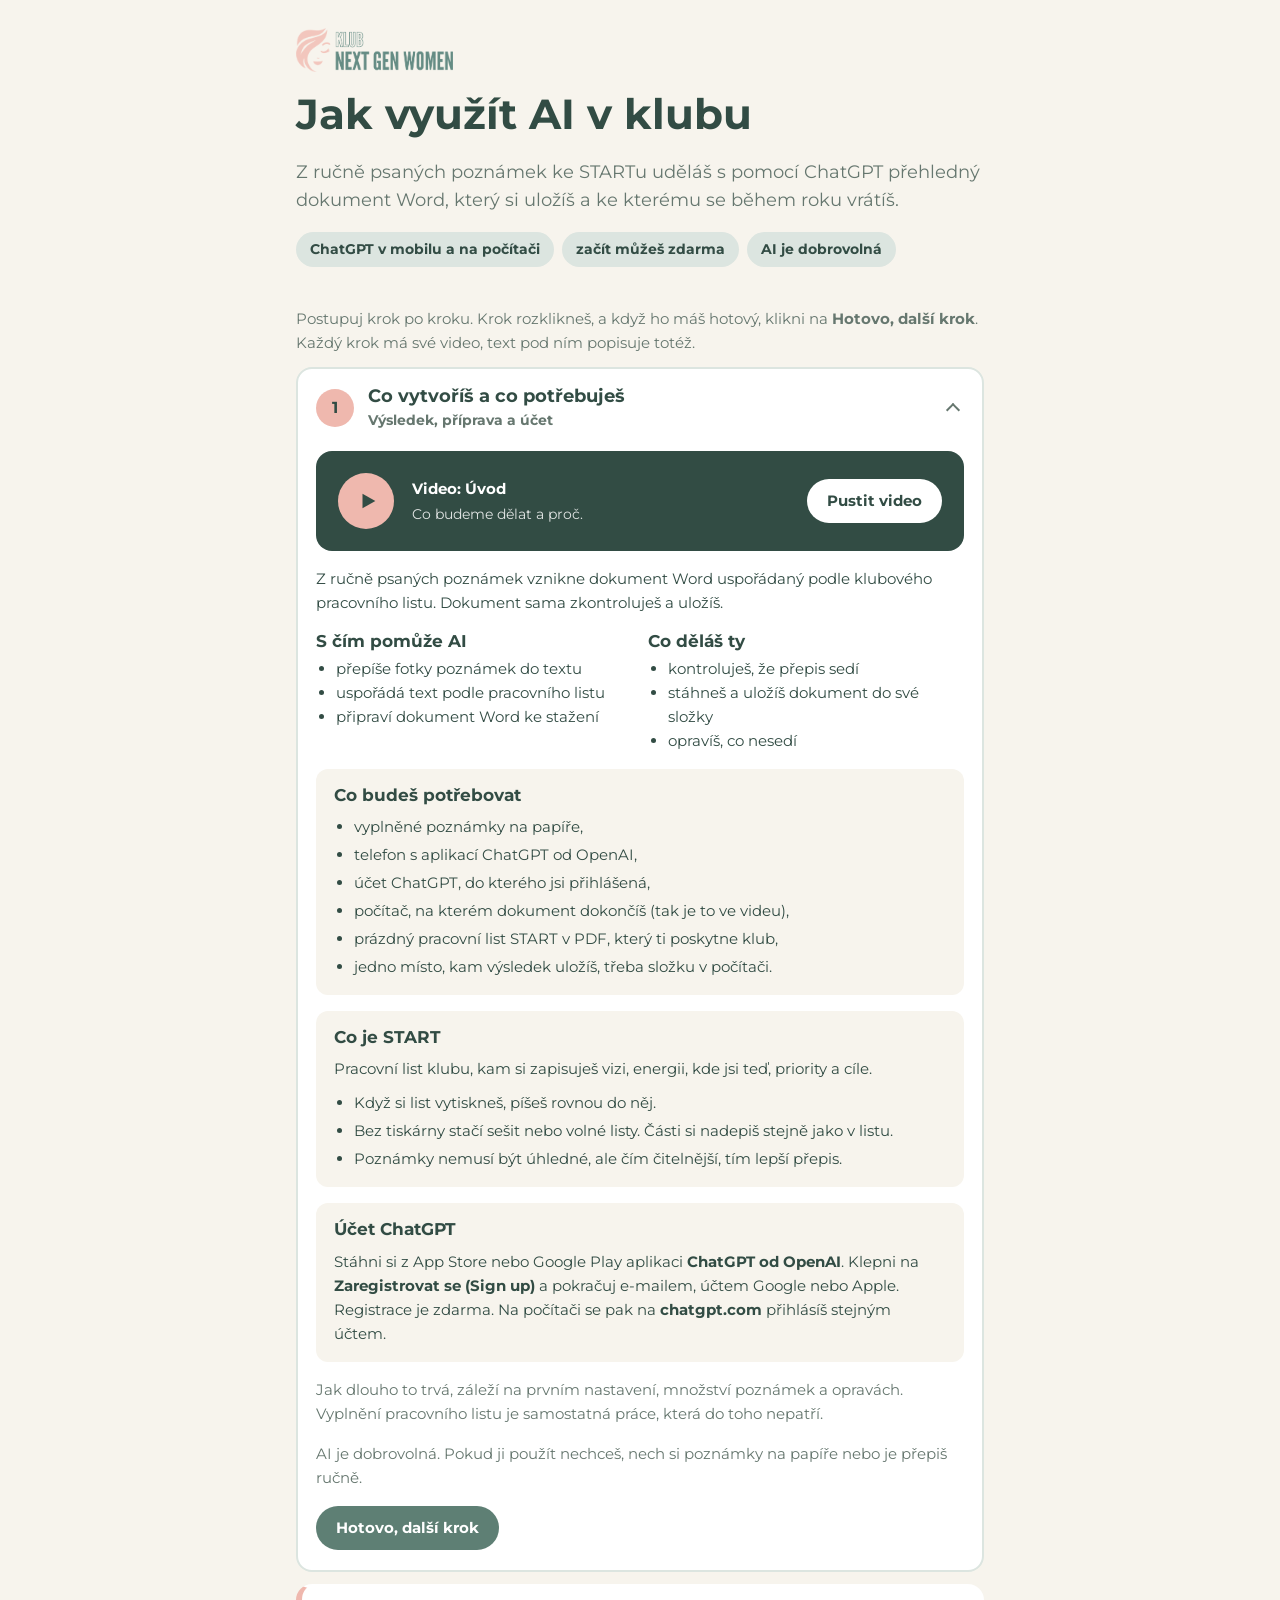
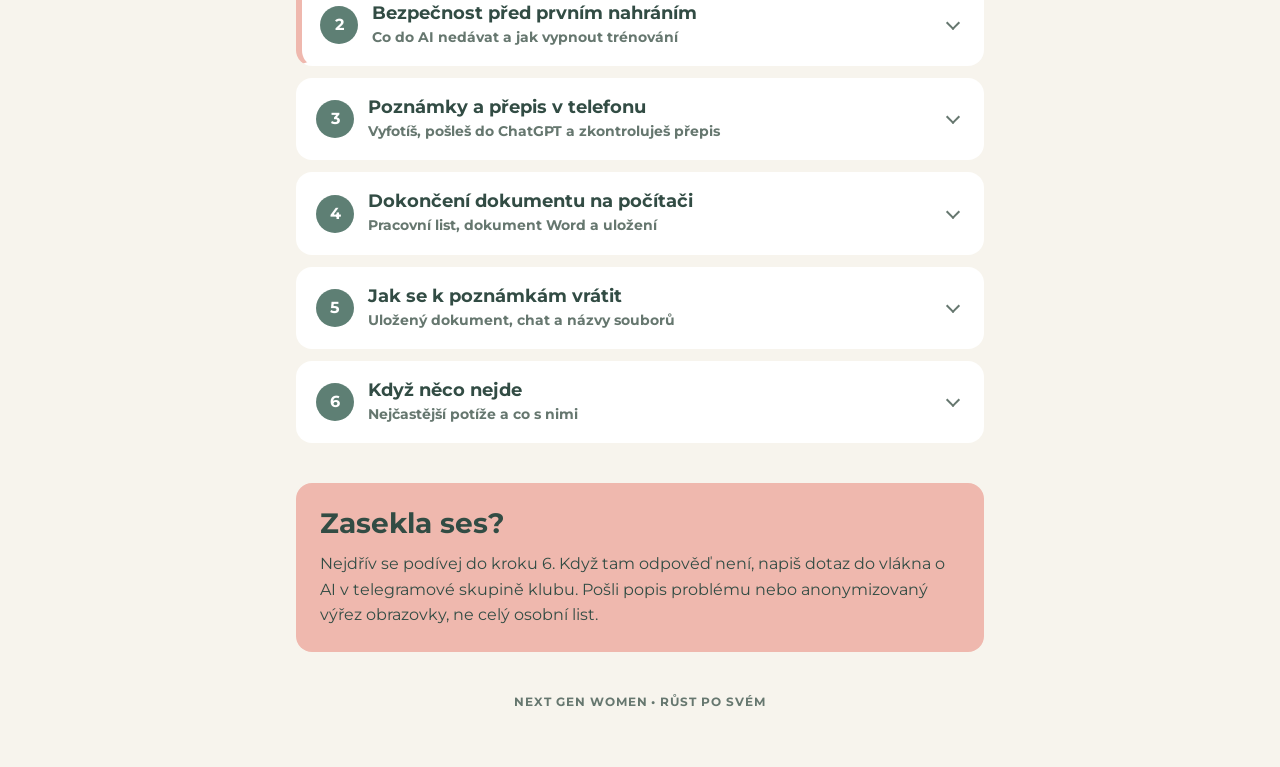
<file: ai-k-tvemu-startu.html>
<!DOCTYPE html>
<html lang="cs">
<head>
<meta charset="UTF-8">
<meta name="viewport" content="width=device-width,initial-scale=1,viewport-fit=cover">
<title>Jak využít AI v klubu · Next Gen Women</title>
<meta name="robots" content="noindex, nofollow">
<link rel="icon" type="image/svg+xml" href="assets/favicon.svg">
<link rel="preconnect" href="https://fonts.googleapis.com">
<link rel="stylesheet" href="https://fonts.googleapis.com/css2?family=Montserrat:wght@400;700&display=swap">
<style>
/* Layout: jeden úzký sloupec pro mobil, nahoře výběr cesty, pod ním jen návod pro zvolenou kombinaci. Brand Klubu NGW. */
:root {
  --bg: #F7F4ED;
  --surface: #FFFFFF;
  --fg: #324C44;
  --muted: #66776F;
  --accent: #5E7F74;
  --accent-2: #7E978C;
  --pale: #DCE5E0;
  --blush: #EFB8AE;
  --on-accent: #FFFFFF;
  --sel-bg: #324C44;
  --sel-fg: #FFFFFF;
  --code-bg: #F7F4ED;
  --logo-l: block;
  --logo-d: none;
  --radius: 16px;
  --pill: 100px;
  --font: 'Montserrat', 'Segoe UI', Arial, sans-serif;
}
@media (prefers-color-scheme: dark) {
  :root:not([data-theme="light"]) {
    --bg: #1E2B27; --surface: #273833; --fg: #F7F4ED; --muted: #B7C6BF;
    --accent: #5E7F74; --accent-2: #7E978C; --pale: #34483F; --blush: #EFB8AE;
    --on-accent: #FFFFFF; --sel-bg: #5E7F74; --sel-fg: #FFFFFF; --code-bg: #1E2B27;
    --logo-l: none; --logo-d: block; color-scheme: dark;
  }
}
:root[data-theme="dark"] {
  --bg: #1E2B27; --surface: #273833; --fg: #F7F4ED; --muted: #B7C6BF;
  --accent: #5E7F74; --accent-2: #7E978C; --pale: #34483F; --blush: #EFB8AE;
  --on-accent: #FFFFFF; --sel-bg: #5E7F74; --sel-fg: #FFFFFF; --code-bg: #1E2B27;
  --logo-l: none; --logo-d: block; color-scheme: dark;
}
* { box-sizing: border-box; }
body { background: var(--bg); color: var(--fg); font-family: var(--font); font-size: 16px; line-height: 1.6; margin: 0; }
.wrap { max-width: 720px; margin: 0 auto; padding-inline: 16px; padding-block: 28px 56px; display: flex; flex-direction: column; gap: 40px; }
h1, h2, h3 { font-weight: 700; text-wrap: balance; margin: 0; line-height: 1.2; }
h1 { font-size: clamp(1.9rem, 6vw, 2.6rem); }
h2 { font-size: clamp(1.35rem, 4vw, 1.75rem); }
h3 { font-size: 1.05rem; }
p { margin: 0; }
.muted { color: var(--muted); }
.pill { display: inline-block; background: var(--blush); color: #324C44; font-size: 12px; font-weight: 700; letter-spacing: .09em; text-transform: uppercase; padding: 6px 16px; border-radius: var(--pill); }
.pill.dark { background: var(--sel-bg); color: var(--sel-fg); }
section { display: flex; flex-direction: column; gap: 16px; }

/* hlavička */
header { display: flex; flex-direction: column; gap: 18px; }
.logo { height: 44px; width: auto; max-width: 100%; align-self: flex-start; object-fit: contain; }
header .pill { align-self: flex-start; }
.logo.l { display: var(--logo-l); }
.logo.d { display: var(--logo-d); }
.lead { font-size: 1.1rem; color: var(--muted); max-width: 60ch; }
.facts { display: flex; flex-wrap: wrap; gap: 8px; }
.fact { background: var(--pale); color: var(--fg); border-radius: var(--pill); padding: 6px 14px; font-size: 14px; font-weight: 700; }

/* proč */
.why { background: var(--surface); border-radius: var(--radius); padding: 24px; display: flex; flex-direction: column; gap: 14px; }
.cols { display: grid; grid-template-columns: 1fr 1fr; gap: 16px; }
.cols > div { min-width: 0; }
.cols ul { margin: 6px 0 0; padding-left: 20px; }
@media (max-width: 560px) { .cols { grid-template-columns: 1fr; } }

/* výběr */
.picker { display: flex; flex-direction: column; gap: 22px; }
.q { display: flex; flex-direction: column; gap: 10px; }
.q-label { font-size: 13px; font-weight: 700; letter-spacing: .08em; text-transform: uppercase; color: var(--muted); }
.opts { display: grid; gap: 10px; }
.opts.three { grid-template-columns: repeat(3, 1fr); }
.opts.two { grid-template-columns: repeat(2, 1fr); }
@media (max-width: 560px) { .opts.three { grid-template-columns: 1fr; } }
.opt { font: inherit; text-align: left; cursor: pointer; background: var(--surface); color: var(--fg); border: 2px solid var(--pale); border-radius: var(--radius); padding: 14px 16px; display: flex; flex-direction: column; gap: 4px; min-width: 0; }
.opt strong { font-size: 1rem; }
.opt span { font-size: 14px; color: var(--muted); line-height: 1.45; }
.opt:hover { border-color: var(--accent); }
.opt:focus-visible, .btn:focus-visible, summary:focus-visible { outline: 3px solid var(--blush); outline-offset: 2px; }
.opt[aria-pressed="true"] { background: var(--sel-bg); border-color: var(--sel-bg); color: var(--sel-fg); }
.opt[aria-pressed="true"] span { color: var(--sel-fg); opacity: .85; }
.tag { align-self: flex-start; font-size: 11px; font-weight: 700; letter-spacing: .08em; text-transform: uppercase; background: var(--blush); color: #324C44; border-radius: var(--pill); padding: 2px 10px; margin-bottom: 4px; }

/* návod */
.guide-head { display: flex; flex-direction: column; gap: 8px; }
.video { background: var(--sel-bg); color: var(--sel-fg); border-radius: var(--radius); padding: 22px; display: flex; align-items: center; gap: 18px; flex-wrap: wrap; }
.play { width: 56px; height: 56px; border-radius: 50%; background: var(--blush); flex: none; display: grid; place-items: center; }
.play svg { width: 22px; height: 22px; fill: #324C44; margin-left: 4px; }
.video .vt { flex: 1 1 200px; min-width: 0; display: flex; flex-direction: column; gap: 2px; }
.video .vt small { opacity: .85; font-size: 14px; }
.video.sm { padding: 14px 16px; gap: 12px; }
.video.sm .play { width: 40px; height: 40px; }
.video.sm .play svg { width: 16px; height: 16px; }
.btn { font: inherit; font-weight: 700; font-size: 15px; cursor: pointer; border: 0; border-radius: var(--pill); padding: 10px 20px; background: var(--accent); color: var(--on-accent); text-decoration: none; display: inline-flex; align-items: center; gap: 8px; }
.btn:hover { background: #324C44; }
.btn.light { background: var(--surface); color: var(--fg); }
.btn.soon { background: transparent; color: var(--sel-fg); border: 2px solid currentColor; cursor: default; opacity: .8; }

ol.steps { list-style: none; margin: 0 0 0 18px; padding: 0; display: flex; flex-direction: column; gap: 14px; counter-reset: s; }
ol.steps > li { counter-increment: s; background: var(--surface); border-radius: var(--radius); padding: 18px 18px 18px 66px; position: relative; display: flex; flex-direction: column; gap: 8px; min-width: 0; }
ol.steps > li::before { content: counter(s); position: absolute; left: 16px; top: 16px; width: 34px; height: 34px; border-radius: 50%; background: var(--accent); color: #FFFFFF; font-weight: 700; display: grid; place-items: center; font-size: 15px; }
ol.steps > li.key::before { background: var(--blush); color: #324C44; }
ol.steps h3 { font-size: 1.02rem; }
ol.steps p, ol.steps ul { color: var(--fg); font-size: 15px; }
ol.steps ul { margin: 0; padding-left: 18px; }
.hint { font-size: 14px; color: var(--muted); }
@media (max-width: 420px) { ol.steps > li { padding: 60px 16px 16px; } ol.steps { margin-left: 10px; } }

.prompt { background: var(--code-bg); border: 1px solid var(--pale); border-radius: 12px; overflow: hidden; }
.prompt-bar { display: flex; justify-content: space-between; align-items: center; gap: 10px; padding: 8px 8px 8px 14px; border-bottom: 1px solid var(--pale); flex-wrap: wrap; }
.prompt-bar b { font-size: 13px; letter-spacing: .06em; text-transform: uppercase; color: var(--muted); }
.prompt-bar .btn { padding: 7px 16px; font-size: 14px; }
.prompt pre { margin: 0; padding: 14px; white-space: pre-wrap; word-break: break-word; font-family: var(--font); font-size: 14px; line-height: 1.55; color: var(--fg); }

.name { display: grid; grid-template-columns: auto 1fr; gap: 6px 14px; background: var(--surface); border-radius: var(--radius); padding: 18px; font-size: 15px; }
.name code { font-family: ui-monospace, Consolas, monospace; font-size: 14px; background: var(--pale); padding: 2px 8px; border-radius: 6px; word-break: break-all; }
.name dt { font-weight: 700; }
.name dd { margin: 0; min-width: 0; }
@media (max-width: 480px) { .name { grid-template-columns: 1fr; } .name dd { margin-bottom: 8px; } }

/* bezpečnost */
.safety { background: var(--surface); border-radius: var(--radius); padding: 24px; display: flex; flex-direction: column; gap: 16px; border-left: 6px solid var(--blush); }
.nogo { display: flex; flex-wrap: wrap; gap: 8px; list-style: none; padding: 0; margin: 0; }
.nogo li { background: var(--pale); border-radius: var(--pill); padding: 5px 12px; font-size: 14px; }
.path { display: flex; flex-wrap: wrap; align-items: center; gap: 6px; font-size: 14px; }
.path span { background: var(--bg); border: 1px solid var(--pale); border-radius: 8px; padding: 3px 10px; font-weight: 700; }
.path i { font-style: normal; color: var(--muted); }
.sblock { background: var(--bg); border-radius: 12px; padding: 16px 18px; display: flex; flex-direction: column; gap: 10px; }
.sblock ul, .sblock ol { margin: 0; padding-left: 22px; display: flex; flex-direction: column; gap: 4px; font-size: 15px; }
.nolist li::marker { color: var(--blush); font-size: 1.2em; }
.clicks { gap: 6px !important; }
ol.steps .sblock { background: var(--surface); }
.clicks li::marker { color: var(--accent); font-weight: 700; }
.notes { color: var(--muted); font-size: 14px !important; border-top: 1px solid var(--pale); padding-top: 10px !important; padding-left: 18px !important; }

details { background: var(--surface); border-radius: 12px; padding: 0 18px; }
summary { cursor: pointer; font-weight: 700; padding: 14px 0; list-style-position: outside; }
details > div { padding-bottom: 16px; font-size: 15px; display: flex; flex-direction: column; gap: 8px; }
.faq { display: flex; flex-direction: column; gap: 10px; }

.help { background: var(--blush); color: #324C44; border-radius: var(--radius); padding: 24px; display: flex; flex-direction: column; gap: 10px; }
footer { font-size: 12px; font-weight: 700; letter-spacing: .08em; text-transform: uppercase; color: var(--muted); text-align: center; }
.toast { color: var(--muted); font-size: 13px; }
@media (prefers-reduced-motion: no-preference) { .opt, .btn { transition: background .15s, border-color .15s; } }

/* sbalitelné kroky */
.flow { display: flex; flex-direction: column; gap: 12px; }
.howto { color: var(--muted); font-size: 15px; }
details.sec { background: var(--surface); border-radius: var(--radius); padding: 0; border: 2px solid transparent; }
details.sec[open] { border-color: var(--pale); }
details.sec.safe { border-left: 6px solid var(--blush); }
details.sec > summary { list-style: none; display: flex; align-items: center; gap: 14px; padding: 16px 18px; cursor: pointer; }
details.sec > summary::-webkit-details-marker, ol.steps summary::-webkit-details-marker { display: none; }
.num { width: 38px; height: 38px; flex: none; border-radius: 50%; background: var(--accent); color: #FFFFFF; font-weight: 700; display: grid; place-items: center; }
details.sec[open] .num { background: var(--blush); color: #324C44; }
details.sec.done .num { background: var(--sel-bg); color: var(--sel-fg); font-size: 0; }
details.sec.done .num::after { content: "✓"; font-size: 17px; }
.st { flex: 1; min-width: 0; display: flex; flex-direction: column; gap: 2px; }
.sh { font-weight: 700; font-size: 1.1rem; line-height: 1.25; }
.ss { font-size: 14px; color: var(--muted); }
.chev { width: 10px; height: 10px; flex: none; border-right: 2px solid var(--muted); border-bottom: 2px solid var(--muted); transform: rotate(45deg); margin: 0 6px 4px 0; }
details[open] > summary .chev { transform: rotate(225deg); margin: 4px 6px 0 0; }
.sec-body { padding: 4px 18px 20px; display: flex; flex-direction: column; gap: 16px; }
.btn.next, .btn.next-step { align-self: flex-start; }
.btn.undo { background: transparent; color: var(--fg); border: 2px solid var(--pale); }
.btn.undo:hover { background: var(--pale); }
ol.steps > li { padding: 0 !important; }
ol.steps > li::before { display: none; }
ol.steps details > summary { list-style: none; display: flex; align-items: center; gap: 12px; padding: 14px 16px; cursor: pointer; }
ol.steps details > summary h3 { flex: 1; min-width: 0; }
ol.steps .snum { width: 32px; height: 32px; flex: none; border-radius: 50%; background: var(--accent); color: #FFFFFF; font-weight: 700; font-size: 14px; display: grid; place-items: center; }
ol.steps li.key .snum { background: var(--blush); color: #324C44; }
ol.steps details.done .snum { background: var(--sel-bg); color: var(--sel-fg); font-size: 0; }
ol.steps details.done .snum::after { content: "✓"; font-size: 15px; }
ol.steps details { padding: 0; background: transparent; border-radius: var(--radius); }
ol.steps .sbody { padding: 0 16px 16px; display: flex; flex-direction: column; gap: 10px; }
ol.steps > li { background: var(--bg) !important; }
summary:focus-visible { outline: 3px solid var(--blush); outline-offset: 2px; border-radius: var(--radius); }
/* doporučení: struktura složky */
.tip .st { gap: 6px; }
.tip .pill { align-self: flex-start; }
.tree { background: var(--bg); border-radius: 12px; padding: 16px; font-size: 15px; }
.tree code { font-family: ui-monospace, Consolas, monospace; font-size: 14px; background: var(--pale); padding: 2px 8px; border-radius: 6px; word-break: break-all; }
.tree .lbl { font-weight: 700; }
.tree .folder, .tree li { display: flex; flex-wrap: wrap; align-items: center; gap: 4px 12px; }
.tree ul { list-style: none; margin: 10px 0 0 14px; padding: 0 0 0 20px; border-left: 2px solid var(--accent); display: flex; flex-direction: column; gap: 10px; }
.tree li { position: relative; }
.tree li::before { content: ""; position: absolute; left: -20px; top: 13px; width: 14px; border-top: 2px solid var(--accent); }
.tree .folder > ul { flex-basis: 100%; }
.tree li > ul { flex-basis: 100%; margin-top: 8px; gap: 6px; }
.tree code.dir { background: var(--sel-bg); color: var(--sel-fg); font-weight: 700; }
.tree .ex { display: inline-block; margin: 0 0 10px; }
.tree li.more { color: var(--muted); font-size: 14px; }
.tree li .lbl { font-weight: 400; color: var(--muted); }
/* verze 2: podkroky s písmeny, alternativy a upřesnění */
.sub { list-style: none; margin: 0; padding: 0; display: flex; flex-direction: column; gap: 12px; }
.sub > li { background: var(--bg); border-radius: 12px; padding: 14px 16px 16px 58px; position: relative; display: flex; flex-direction: column; gap: 10px; min-width: 0; }
.sub > li > h3 { font-size: 1.02rem; }
.sub .let { position: absolute; left: 14px; top: 12px; width: 30px; height: 30px; border-radius: 50%; background: var(--accent); color: #FFFFFF; font-weight: 700; font-size: 14px; display: grid; place-items: center; }
.sub > li.key .let { background: var(--blush); color: #324C44; }
.sub ul, .sec-body > ul, .sblock ul { margin: 0; padding-left: 20px; display: flex; flex-direction: column; gap: 4px; }
@media (max-width: 420px) { .sub > li { padding: 52px 14px 14px; } }
.alt { background: var(--surface); border-left: 4px solid var(--blush); border-radius: 8px; padding: 12px 14px; display: flex; flex-direction: column; gap: 6px; font-size: 15px; }
.alt .tag { margin-bottom: 0; }
.sec-body > .alt { background: var(--bg); }
.done-line { background: var(--pale); border-radius: 12px; padding: 12px 16px; font-weight: 700; }
.faq-list { display: flex; flex-direction: column; gap: 10px; }
.faq-list details { background: var(--bg); }
.later { color: var(--muted); font-size: 14px; border-top: 1px solid var(--pale); padding-top: 12px; }
</style>

</head>
<body>
<div class="wrap">

<header>
  <img class="logo l" src="[data-uri]" alt="Klub Next Gen Women">
  <img class="logo d" src="[data-uri]" alt="Klub Next Gen Women">
  <h1>Jak využít AI v klubu</h1>
  <p class="lead">Z ručně psaných poznámek ke STARTu uděláš s pomocí ChatGPT přehledný dokument Word, který si uložíš a ke kterému se během roku vrátíš.</p>
  <div class="facts"><span class="fact">ChatGPT v mobilu a na počítači</span><span class="fact">začít můžeš zdarma</span><span class="fact">AI je dobrovolná</span></div>
</header>

<div class="flow">
<p class="howto">Postupuj krok po kroku. Krok rozklikneš, a když ho máš hotový, klikni na <b>Hotovo, další krok</b>. Každý krok má své video, text pod ním popisuje totéž.</p>

<details class="sec " id="k1" open>
  <summary><span class="num">1</span><span class="st"><span class="sh">Co vytvoříš a co potřebuješ</span><span class="ss">Výsledek, příprava a účet</span></span><span class="chev" aria-hidden="true"></span></summary>
  <div class="sec-body">
  <div class="video"><div class="play" aria-hidden="true"><svg viewBox="0 0 24 24"><path d="M6 4l14 8-14 8z"/></svg></div><div class="vt"><strong>Video: Úvod</strong><small>Co budeme dělat a proč.</small></div><a class="btn light" href="https://youtu.be/bucYGQBHsKY" target="_blank" rel="noopener">Pustit video</a></div>
  <p>Z ručně psaných poznámek vznikne dokument Word uspořádaný podle klubového pracovního listu. Dokument sama zkontroluješ a uložíš.</p>
  <div class="cols">
    <div><h3>S čím pomůže AI</h3><ul><li>přepíše fotky poznámek do textu</li><li>uspořádá text podle pracovního listu</li><li>připraví dokument Word ke stažení</li></ul></div>
    <div><h3>Co děláš ty</h3><ul><li>kontroluješ, že přepis sedí</li><li>stáhneš a uložíš dokument do své složky</li><li>opravíš, co nesedí</li></ul></div>
  </div>
  <div class="sblock">
    <h3>Co budeš potřebovat</h3>
    <ul>
      <li>vyplněné poznámky na papíře,</li>
      <li>telefon s aplikací ChatGPT od OpenAI,</li>
      <li>účet ChatGPT, do kterého jsi přihlášená,</li>
      <li>počítač, na kterém dokument dokončíš (tak je to ve videu),</li>
      <li>prázdný pracovní list START v PDF, který ti poskytne klub,</li>
      <li>jedno místo, kam výsledek uložíš, třeba složku v počítači.</li>
    </ul>
  </div>
  <div class="sblock">
    <h3>Co je START</h3>
    <p>Pracovní list klubu, kam si zapisuješ vizi, energii, kde jsi teď, priority a cíle.</p>
    <ul>
      <li>Když si list vytiskneš, píšeš rovnou do něj.</li>
      <li>Bez tiskárny stačí sešit nebo volné listy. Části si nadepiš stejně jako v listu.</li>
      <li>Poznámky nemusí být úhledné, ale čím čitelnější, tím lepší přepis.</li>
    </ul>
  </div>
  <div class="sblock">
    <h3>Účet ChatGPT</h3>
    <p>Stáhni si z App Store nebo Google Play aplikaci <b>ChatGPT od OpenAI</b>. Klepni na <b>Zaregistrovat se (Sign up)</b> a pokračuj e-mailem, účtem Google nebo Apple. Registrace je zdarma. Na počítači se pak na <b>chatgpt.com</b> přihlásíš stejným účtem.</p>
  </div>
  <p class="muted">Jak dlouho to trvá, záleží na prvním nastavení, množství poznámek a opravách. Vyplnění pracovního listu je samostatná práce, která do toho nepatří.</p>
  <p class="muted">AI je dobrovolná. Pokud ji použít nechceš, nech si poznámky na papíře nebo je přepiš ručně.</p>
  <button type="button" class="btn next" data-next="k2">Hotovo, další krok</button>
  </div>
</details>

<details class="sec safe" id="k2">
  <summary><span class="num">2</span><span class="st"><span class="sh">Bezpečnost před prvním nahráním</span><span class="ss">Co do AI nedávat a jak vypnout trénování</span></span><span class="chev" aria-hidden="true"></span></summary>
  <div class="sec-body">
  <div class="video"><div class="play" aria-hidden="true"><svg viewBox="0 0 24 24"><path d="M6 4l14 8-14 8z"/></svg></div><div class="vt"><strong>Video: Bezpečnost</strong><small>Co do chatu nedávat a kde vypnout trénování.</small></div><a class="btn light" href="https://youtu.be/04ktSjGd4II" target="_blank" rel="noopener">Pustit video</a></div>
  <div class="sblock">
    <h3>Do zpráv, fotek ani PDF nedávej</h3>
    <ul class="nolist">
      <li>rodná čísla a čísla dokladů</li>
      <li>čísla účtů a karet, hesla</li>
      <li>zdravotní diagnózy</li>
      <li>jména a údaje o dětech a dalších lidech</li>
      <li>věci z práce: klienty, čísla, interní dokumenty</li>
    </ul>
    <p>Před nahráním zkontroluj i samotné fotografie. Vynech citlivé údaje a podrobnosti, podle kterých lze poznat tebe nebo někoho dalšího. Nahrazení jména slovem partner nebo dcera nemusí stačit. Citlivou část zakryj a stránku znovu vyfoť, nebo ji do AI vůbec nenahrávej.</p>
  </div>
  <div class="sblock">
    <h3>Vypni trénování na svých datech v ChatGPT</h3>
    <ol class="clicks">
      <li>Otevři svůj profil (účet): na mobilu přes postranní panel, na počítači vlevo dole.</li>
      <li>Klikni na <b>Nastavení (Settings)</b>.</li>
      <li>Otevři <b>Ovládání dat (Data controls)</b>.</li>
      <li>U položky <b>„Improve the model for everyone“</b> nastav přepínač na <b>vypnuto</b>. Ověř, že je opravdu vypnutý, nespoléhej jen na jeho barvu.</li>
    </ol>
    <ul class="notes">
      <li>Když jsi přihlášená, nastavení se vztahuje na tvůj účet na telefonu i počítači.</li>
      <li>Vypnutí trénování omezuje použití nových konverzací pro učení modelů. Nemaže historii a neznamená, že se poznámky nikam neukládají.</li>
      <li>Toto nastavení platí pro nové konverzace. Starší chaty tím nezmizí a předchozí použití dat se tím zpětně neruší.</li>
    </ul>
  </div>
  <p class="hint">Ve videu je ukázané také nastavení Claude. Tento textový postup dál používá ChatGPT.</p>
  <button type="button" class="btn next" data-next="k3">Hotovo, další krok</button>
  </div>
</details>

<details class="sec " id="k3">
  <summary><span class="num">3</span><span class="st"><span class="sh">Poznámky a přepis v telefonu</span><span class="ss">Vyfotíš, pošleš do ChatGPT a zkontroluješ přepis</span></span><span class="chev" aria-hidden="true"></span></summary>
  <div class="sec-body">
  <div class="video"><div class="play" aria-hidden="true"><svg viewBox="0 0 24 24"><path d="M6 4l14 8-14 8z"/></svg></div><div class="vt"><strong>Video: Telefon</strong><small>Od fotky poznámek po přepis v ChatGPT.</small></div><a class="btn light" href="https://youtu.be/lARPTGVa2Qw" target="_blank" rel="noopener">Pustit video</a></div>
  <ol class="sub">
    <li><span class="let">A</span><h3>Vyfoť poznámky</h3>
      <ul>
        <li>Každou stranu zvlášť, shora a za dobrého světla.</li>
        <li>Zkontroluj, že je text čitelný a že na fotce není nic citlivého.</li>
        <li>Víc stran si očísluj, ať se nepomíchají.</li>
      </ul>
    </li>
    <li><span class="let">B</span><h3>V galerii vyber fotografie</h3><p>Otevři galerii v telefonu a označ všechny fotky poznámek.</p></li>
    <li><span class="let">C</span><h3>Klepni na Sdílet a vyber ChatGPT</h3><p>V nabídce sdílení najdi aplikaci ChatGPT.</p></li>
    <li><span class="let">D</span><h3>Ověř nový chat s fotkami</h3><p>Otevře se nový chat a fotky jsou v něm přiložené.</p>
      <div class="alt"><span class="tag">Alternativa</span><p>Nevidíš ChatGPT v nabídce sdílení? Otevři aplikaci ChatGPT, založ nový chat a přilož fotografie přes <b>+</b> nebo nabídku příloh. Nabídka se může lišit podle telefonu.</p></div>
    </li>
    <li class="key"><span class="let">E</span><h3>Vlož zadání</h3>
      <p><b>Prompt</b> je zadání pro AI. Ve videu používám krátké zadání. Tady máš jeho upřesněnou verzi pro stejný úkol, aby AI méně domýšlela. Zkopíruj ho, vlož do pole pro psaní a odešli.</p>
      <div class="prompt"><div class="prompt-bar"><b>Prompt: přepis poznámek</b><button type="button" class="btn copy" data-target="p-prepis">Kopírovat</button></div><pre id="p-prepis">Na přiložených fotografiích jsou moje ručně psané poznámky ke STARTu.

Přepiš je do textu. Zachovej jejich obsah, nadpisy a pořadí. Nic nepřidávej, nevylepšuj a neraď mi.

Místa, která nedokážeš přečíst, označ [nečitelné]. Pokud si nejsi jistý pořadím stran nebo významem zápisu, zeptej se mě.

Zatím poznámky nepřeváděj do struktury pracovního listu. Ten přiložím v dalším kroku.

Odpovídej česky.</pre></div>
    </li>
    <li><span class="let">F</span><h3>Zkontroluj přepis</h3>
      <ul>
        <li>Porovnej přepis s každou fotografií.</li>
        <li>Hledej chybějící řádky, zápory („chci“ a „nechci“), čísla a termíny.</li>
        <li>AI může slovo přečíst špatně, i když ho neoznačí jako nejisté.</li>
      </ul>
      <p>Chybu jí napiš jako další zprávu, třeba: „V části Priority je ve třetím řádku ‚bydlení‘, ne ‚běhání‘. Oprav to.“</p>
      <p class="hint">Ve videu zmiňuji, že v chatu můžeš pokračovat. Pro tento návod teď stačí dokončit přepis a dokument. Další práci s cíli dostaneš v klubu samostatně.</p>
    </li>
  </ol>
  <button type="button" class="btn next" data-next="k4">Hotovo, další krok</button>
  </div>
</details>

<details class="sec " id="k4">
  <summary><span class="num">4</span><span class="st"><span class="sh">Dokončení dokumentu na počítači</span><span class="ss">Pracovní list, dokument Word a uložení</span></span><span class="chev" aria-hidden="true"></span></summary>
  <div class="sec-body">
  <div class="video"><div class="play" aria-hidden="true"><svg viewBox="0 0 24 24"><path d="M6 4l14 8-14 8z"/></svg></div><div class="vt"><strong>Video: Počítač</strong><small>Od přepisu k hotovému dokumentu Word.</small></div><a class="btn light" href="https://youtu.be/Xi1KR9dAlpI" target="_blank" rel="noopener">Pustit video</a></div>
  <div class="alt"><span class="tag">Upřesnění k videu</span><p>Ve videu pracuji s placeným účtem a zmiňuji také prostředí Work. Pro tento postup nepotřebuješ připojovat složky v počítači: soubory přikládáš ručně. Začít můžeš s bezplatným účtem. Dostupnost nástrojů a limity se mohou lišit; také placené tarify mají limity.</p></div>
  <ol class="sub">
    <li><span class="let">A</span><h3>Otevři ChatGPT na počítači</h3><p>Jdi na <b>chatgpt.com</b> a přihlas se stejným účtem jako v telefonu.</p></li>
    <li><span class="let">B</span><h3>Najdi svůj chat</h3><p>V historii vlevo najdi chat s přepisem fotografií.</p></li>
    <li><span class="let">C</span><h3>Přejmenuj chat</h3><p>Najeď na chat myší, otevři nabídku a zvol přejmenování. Pojmenuj ho <b>Next Gen Women - START</b>. Příště ho najdeš hned.</p></li>
    <li><span class="let">D</span><h3>Přilož prázdný pracovní list</h3><p>Přes <b>+</b> nebo nabídku příloh přilož prázdný pracovní list START v PDF, který máš od klubu.</p></li>
    <li class="key"><span class="let">E</span><h3>Požádej o dokument podle pracovního listu</h3>
      <p>Teď už nejde jen o přepis. AI má tvoje zkontrolované poznámky uspořádat podle přiloženého pracovního listu.</p>
      <div class="prompt"><div class="prompt-bar"><b>Prompt: dokument podle listu</b><button type="button" class="btn copy" data-target="p-word">Kopírovat</button></div><pre id="p-word">Přikládám prázdný pracovní list START. Použij můj zkontrolovaný přepis v tomto chatu a uspořádej ho podle nadpisů pracovního listu.

Zachovej význam mých poznámek. Nic nepřidávej, nevylepšuj, neodvozuj a neraď mi. Pokud nevíš, kam některá poznámka patří, zeptej se mě. Části, ke kterým nemám poznámky, označ jako nevyplněné.

Připrav dokument Word (.docx) ke stažení. Stačí přehledný dokument se stejnými nadpisy; nemusíš přesně napodobit grafický vzhled PDF.

Nahoru dej název Můj START. Před vytvořením souboru se mě zeptej na datum, kdy jsem poznámky psala.

Soubor pojmenuj Muj-START_RRRR-MM-DD.docx a použij mnou potvrzené datum.

Odpovídej česky.</pre></div>
      <p class="hint">Chceš navíc PDF na čtení nebo sdílení? Po stažení Wordu napiš: „Vytvoř z dokumentu i PDF.“</p>
    </li>
    <li><span class="let">F</span><h3>Stáhni dokument do jedné složky</h3><p>Klikni na soubor v odpovědi a ulož ho do složky <b>Klub-NGW_2026-27</b>. Pokud ji ještě nemáš, nejdřív si ji vytvoř, třeba v Dokumentech.</p></li>
    <li><span class="let">G</span><h3>Otevři dokument a zkontroluj ho</h3>
      <ul>
        <li>Otevři uložený soubor mimo ChatGPT.</li>
        <li>Ověř, že jsou poznámky ve správných částech.</li>
        <li>Ověř, že nic nechybí a nic nebylo doplněno.</li>
        <li>Nesrovnalosti oprav přímo ve Wordu nebo v editoru, který používáš.</li>
      </ul>
    </li>
  </ol>
  <p class="done-line">Hotovo máš, když dokument najdeš ve své složce, otevřeš ho a jeho obsah odpovídá tvým poznámkám.</p>
  <button type="button" class="btn next" data-next="k5">Hotovo, další krok</button>
  </div>
</details>

<details class="sec " id="k5">
  <summary><span class="num">5</span><span class="st"><span class="sh">Jak se k poznámkám vrátit</span><span class="ss">Uložený dokument, chat a názvy souborů</span></span><span class="chev" aria-hidden="true"></span></summary>
  <div class="sec-body">
  <ul>
    <li>Hlavní výsledek je <b>uložený dokument</b> ve tvé složce.</li>
    <li>Pokračovat můžeš ve stejném chatu <b>Next Gen Women - START</b>.</li>
    <li>Když založíš nový chat, přilož do něj aktuální dokument. Nový chat automaticky nezná, co bylo v tom předchozím.</li>
    <li>Pokud jsi dokument ručně upravila, přikládej při další práci s AI vždy tu novou verzi.</li>
  </ul>
  <div class="sblock">
    <h3>Jak pojmenovat další soubory</h3>
    <p>Používej tvar <b>Typ_RRRR-MM-DD</b>, bez háčků a mezer. Když složku seřadíš podle názvu, soubory se seskupí podle typu a uvnitř typu podle data.</p>
    <div class="tree"><span class="tag ex">Příklad</span><div class="folder"><code class="dir">Klub-NGW_2026-27</code><ul><li><code>Mastermind_2026-10-21.docx</code></li><li><code>Mastermind_2026-11-18.docx</code></li><li><code>Muj-START_2026-10-08.docx</code></li><li><code>Restart_2026-11-04.docx</code></li><li><code>Restart_2026-12-02.docx</code></li></ul></div></div>
    <p class="hint">Data v příkladu jsou vymyšlená.</p>
  </div>
  <p class="later">Do budoucna: práci v projektu ChatGPT, kde máš všechny materiály z klubu pohromadě, zatím připravujeme. Není součástí tohoto návodu.</p>
  <button type="button" class="btn next" data-next="k6">Hotovo, další krok</button>
  </div>
</details>

<details class="sec " id="k6">
  <summary><span class="num">6</span><span class="st"><span class="sh">Když něco nejde</span><span class="ss">Nejčastější potíže a co s nimi</span></span><span class="chev" aria-hidden="true"></span></summary>
  <div class="sec-body">
  <div class="faq-list">
    <details><summary>ChatGPT není v nabídce Sdílet</summary><div><p>Otevři aplikaci ChatGPT, založ nový chat a přilož fotografie přes <b>+</b> nebo nabídku příloh. Nabídka se může lišit podle telefonu.</p></div></details>
    <details><summary>Na počítači nevidím stejný chat</summary><div><p>Ověř, že jsi na chatgpt.com přihlášená stejným účtem jako v telefonu. Nový chat hned nezakládej, přepis máš uložený v tom původním.</p></div></details>
    <details><summary>AI špatně přečetla rukopis</summary><div><p>Napiš jí, co je správně, třeba: „V části Priority je ve třetím řádku ‚bydlení‘, ne ‚běhání‘. Oprav to.“ Opravuj, dokud text nesedí. Příště můžeš fotit blíž a na denním světle.</p></div></details>
    <details><summary>AI doplnila radu nebo nový obsah</summary><div><p>Napiš: „Neraď mi a nic nedoplňuj. Vrať jen to, co jsem napsala.“ Pak výsledek znovu porovnej se svými poznámkami.</p></div></details>
    <details><summary>Nemám prázdný pracovní list PDF</summary><div><p>Můžeš si uložit věrný přepis z kroku 3. Není to ale dokončený převod podle klubového pracovního listu. Ten uděláš, až budeš mít PDF od klubu.</p></div></details>
    <details><summary>Narazila jsem na limit</summary><div><p>Počkej, dokud aplikace podle svého hlášení zase nedovolí pokračovat. Přepis, který už v chatu máš, se neztratí a můžeš na něj navázat. Začít můžeš s bezplatným účtem, limity mají i placené tarify.</p></div></details>
    <details><summary>Nevznikl soubor Word ke stažení</summary><div><p>Zkopíruj zkontrolovaný text z odpovědi (pod odpovědí je ikonka kopírování), vlož ho do svého editoru, třeba Wordu nebo Google Dokumentů, a ulož ho. Obsah zůstane stejný, formátování se může lišit.</p></div></details>
    <details><summary>Nemám počítač</summary><div><p><b>Alternativa k postupu ve videu:</b> krok 4 můžeš udělat i v aplikaci ChatGPT v telefonu. Prázdný pracovní list PDF přiložíš přes <b>+</b> a použiješ stejné zadání. Jak a kam se soubor v telefonu uloží, záleží na zařízení.</p></div></details>
  </div>
  </div>
</details>
</div>

<section class="help" aria-labelledby="pomoc">
  <h2 id="pomoc">Zasekla ses?</h2>
  <p>Nejdřív se podívej do kroku 6. Když tam odpověď není, napiš dotaz do vlákna o AI v telegramové skupině klubu. Pošli popis problému nebo anonymizovaný výřez obrazovky, ne celý osobní list.</p>
</section>

<footer>Next Gen Women • Růst po svém</footer>
</div>

<script>
/* Hotový krok jde vrátit: tlačítko se přepne na "Zrušit hotovo". */
function markDone(btn) { btn.textContent = 'Zrušit hotovo'; btn.classList.add('undo'); }
function toggleUndo(det, btn) {
  if (!det.classList.contains('done')) return false;
  det.classList.remove('done'); btn.textContent = 'Hotovo, další krok'; btn.classList.remove('undo');
  return true;
}

document.addEventListener('click', (e) => {
  const n = e.target.closest('.next');
  if (n) {
    const cur = n.closest('details.sec'); const nx = document.getElementById(n.dataset.next);
    if (cur && toggleUndo(cur, n)) return;
    if (cur) { cur.open = false; cur.classList.add('done'); markDone(n); }
    if (nx) { nx.open = true; nx.scrollIntoView({ behavior: matchMedia('(prefers-reduced-motion: reduce)').matches ? 'auto' : 'smooth', block: 'start' }); }
    return;
  }
  const c = e.target.closest('.copy');
  if (c) {
    const pre = document.getElementById(c.dataset.target);
    const done = () => { c.textContent = 'Zkopírováno'; setTimeout(() => c.textContent = 'Kopírovat', 1800); };
    const fallback = () => { const r = document.createRange(); r.selectNodeContents(pre); const s = getSelection(); s.removeAllRanges(); s.addRange(r); c.textContent = 'Označeno, zkopíruj'; };
    try { navigator.clipboard.writeText(pre.textContent).then(done, fallback); } catch (err) { fallback(); }
  }
});
</script>
</body>
</html>
</file>
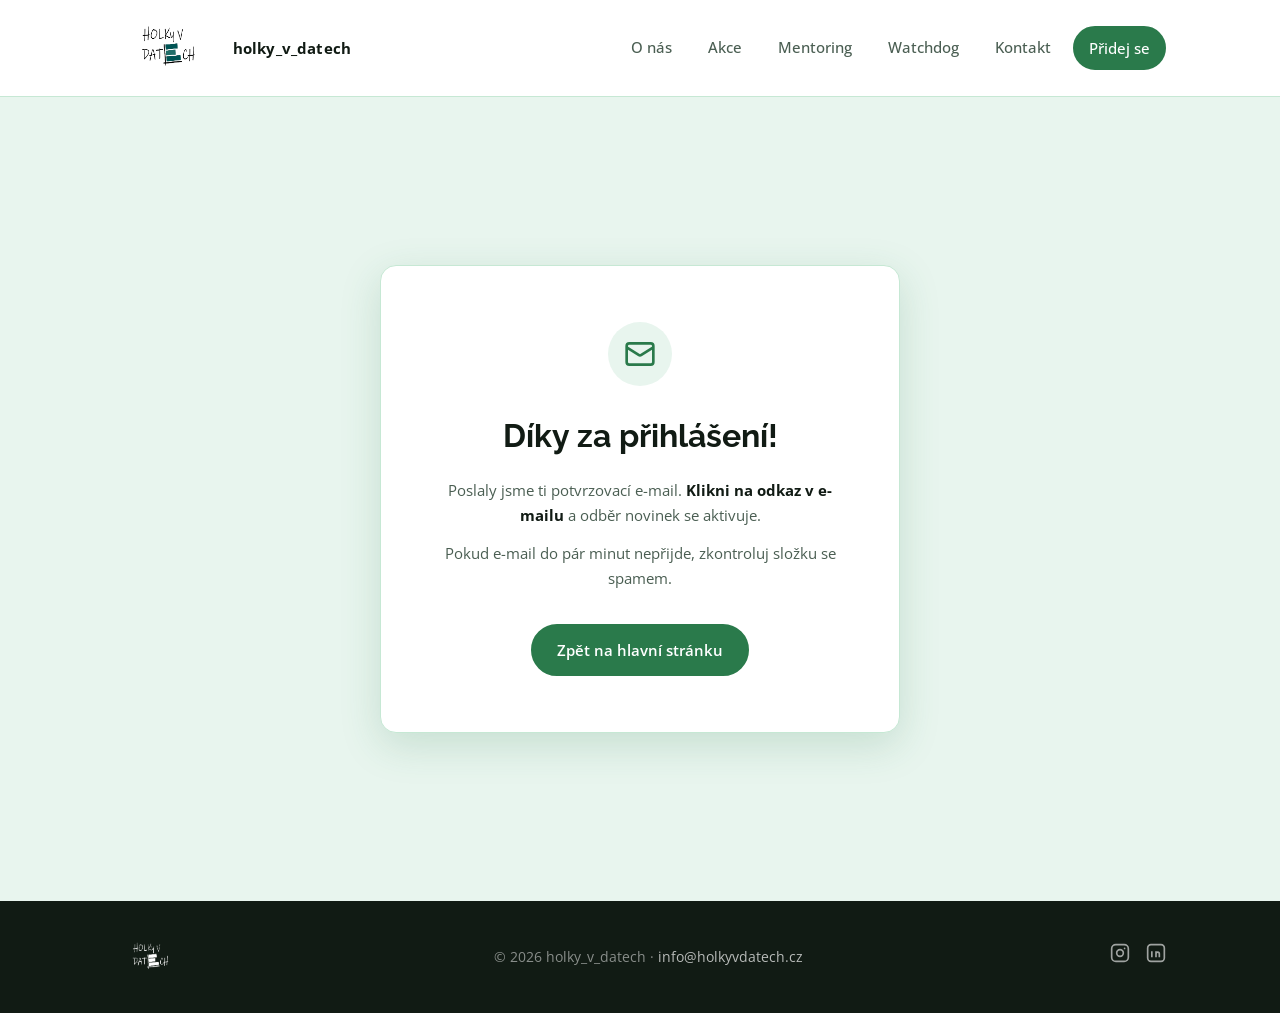
<file: dekujeme.html>
<!DOCTYPE html>
<html lang="cs">
<head>
  <meta charset="UTF-8" />
  <meta name="viewport" content="width=device-width, initial-scale=1.0" />
  <title>Díky za přihlášení – holky_v_datech</title>
  <meta name="description" content="Děkujeme za přihlášení na akci holky_v_datech. Brzy se ozveme s dalšími informacemi." />
  <link rel="canonical" href="https://www.holkyvdatech.cz/dekujeme.html" />
  <link rel="icon" type="image/svg+xml" href="assets/favicon.svg" />
  <link rel="stylesheet" href="style.css" />
  <link rel="preconnect" href="https://fonts.googleapis.com" />
  <link rel="preconnect" href="https://fonts.gstatic.com" crossorigin />
  <link href="https://fonts.googleapis.com/css2?family=Open+Sans:wght@400;500;600;700&family=Raleway:wght@600;700;800&display=swap" rel="stylesheet" />
  <style>
    .dekujeme {
      min-height: calc(100vh - 96px);
      display: flex;
      align-items: center;
      justify-content: center;
      background: var(--green-light);
    }
    .dekujeme__box {
      background: var(--white);
      border: 1px solid var(--green-mid);
      border-radius: var(--radius);
      box-shadow: var(--shadow-lg);
      padding: 56px 48px;
      max-width: 520px;
      width: 100%;
      text-align: center;
    }
    .dekujeme__icon {
      width: 64px;
      height: 64px;
      background: var(--green-light);
      border-radius: 50%;
      display: flex;
      align-items: center;
      justify-content: center;
      margin: 0 auto 24px;
      color: var(--green);
    }
    .dekujeme__box h1 {
      font-family: var(--font-serif);
      font-size: clamp(1.5rem, 3vw, 2rem);
      font-weight: 700;
      color: var(--ink);
      margin-bottom: 16px;
    }
    .dekujeme__box p {
      color: var(--ink-soft);
      font-size: 0.9375rem;
      line-height: 1.7;
      margin-bottom: 12px;
    }
    .dekujeme__box p strong {
      color: var(--ink);
    }
    .dekujeme__actions {
      margin-top: 32px;
      display: flex;
      flex-direction: column;
      gap: 12px;
      align-items: center;
    }
    @media (max-width: 480px) {
      .dekujeme__box { padding: 36px 24px; }
    }
  </style>
</head>
<body>

  <!-- NAV -->
  <header class="nav-wrapper">
    <nav class="nav container">
      <a href="index.html" class="nav__logo">
        <img src="assets/logo.png" alt="holky_v_datech" class="nav__logo-img" />
        <span class="nav__logo-text">holky_v_datech</span>
      </a>
      <button class="nav__toggle" aria-label="Otevřít menu" aria-expanded="false">
        <span></span><span></span><span></span>
      </button>
      <ul class="nav__links" id="nav-links">
        <li><a href="o-nas.html">O nás</a></li>
        <li><a href="index.html#akce">Akce</a></li>
        <li><a href="mentoring.html">Mentoring</a></li>
        <li><a href="watchdog.html">Watchdog</a></li>
        <li><a href="index.html#kontakt">Kontakt</a></li>
        <li><a href="index.html#kontakt" class="btn btn--sm">Přidej se</a></li>
      </ul>
    </nav>
  </header>

  <!-- OBSAH -->
  <section class="dekujeme">
    <div class="dekujeme__box">
      <div class="dekujeme__icon">
        <svg width="32" height="32" viewBox="0 0 24 24" fill="none" stroke="currentColor" stroke-width="2">
          <rect x="2" y="4" width="20" height="16" rx="2"/>
          <path d="m22 7-8.97 5.7a1.94 1.94 0 0 1-2.06 0L2 7"/>
        </svg>
      </div>
      <h1>Díky za přihlášení!</h1>
      <p>Poslaly jsme ti potvrzovací e-mail. <strong>Klikni na odkaz v e-mailu</strong> a odběr novinek se aktivuje.</p>
      <p>Pokud e-mail do pár minut nepřijde, zkontroluj složku se spamem.</p>
      <div class="dekujeme__actions">
        <a href="index.html" class="btn">Zpět na hlavní stránku</a>
      </div>
    </div>
  </section>

  <!-- FOOTER -->
  <footer class="footer">
    <div class="container footer__inner">
      <a href="index.html" class="nav__logo">
        <img src="assets/logo.png" alt="holky_v_datech" class="nav__logo-img nav__logo-img--footer" />
      </a>
      <p class="footer__copy">© 2026 holky_v_datech · <a href="mailto:info@holkyvdatech.cz">info@holkyvdatech.cz</a></p>
      <div class="footer__social">
        <a href="https://instagram.com/holkyvdatech" target="_blank" rel="noopener" aria-label="Instagram">
          <svg width="20" height="20" viewBox="0 0 24 24" fill="none" stroke="currentColor" stroke-width="2"><rect x="2" y="2" width="20" height="20" rx="5"/><circle cx="12" cy="12" r="4"/><circle cx="17.5" cy="6.5" r="1" fill="currentColor" stroke="none"/></svg>
        </a>
        <a href="https://www.linkedin.com/company/holky-v-datech" target="_blank" rel="noopener" aria-label="LinkedIn">
          <svg width="20" height="20" viewBox="0 0 24 24" fill="none" stroke="currentColor" stroke-width="2"><rect x="2" y="2" width="20" height="20" rx="4"/><path d="M7 10v7M7 7v.01M12 17v-4a2 2 0 0 1 4 0v4M12 10v7"/></svg>
        </a>
      </div>
    </div>
  </footer>

  <script src="script.js"></script>
</body>
</html>
</file>
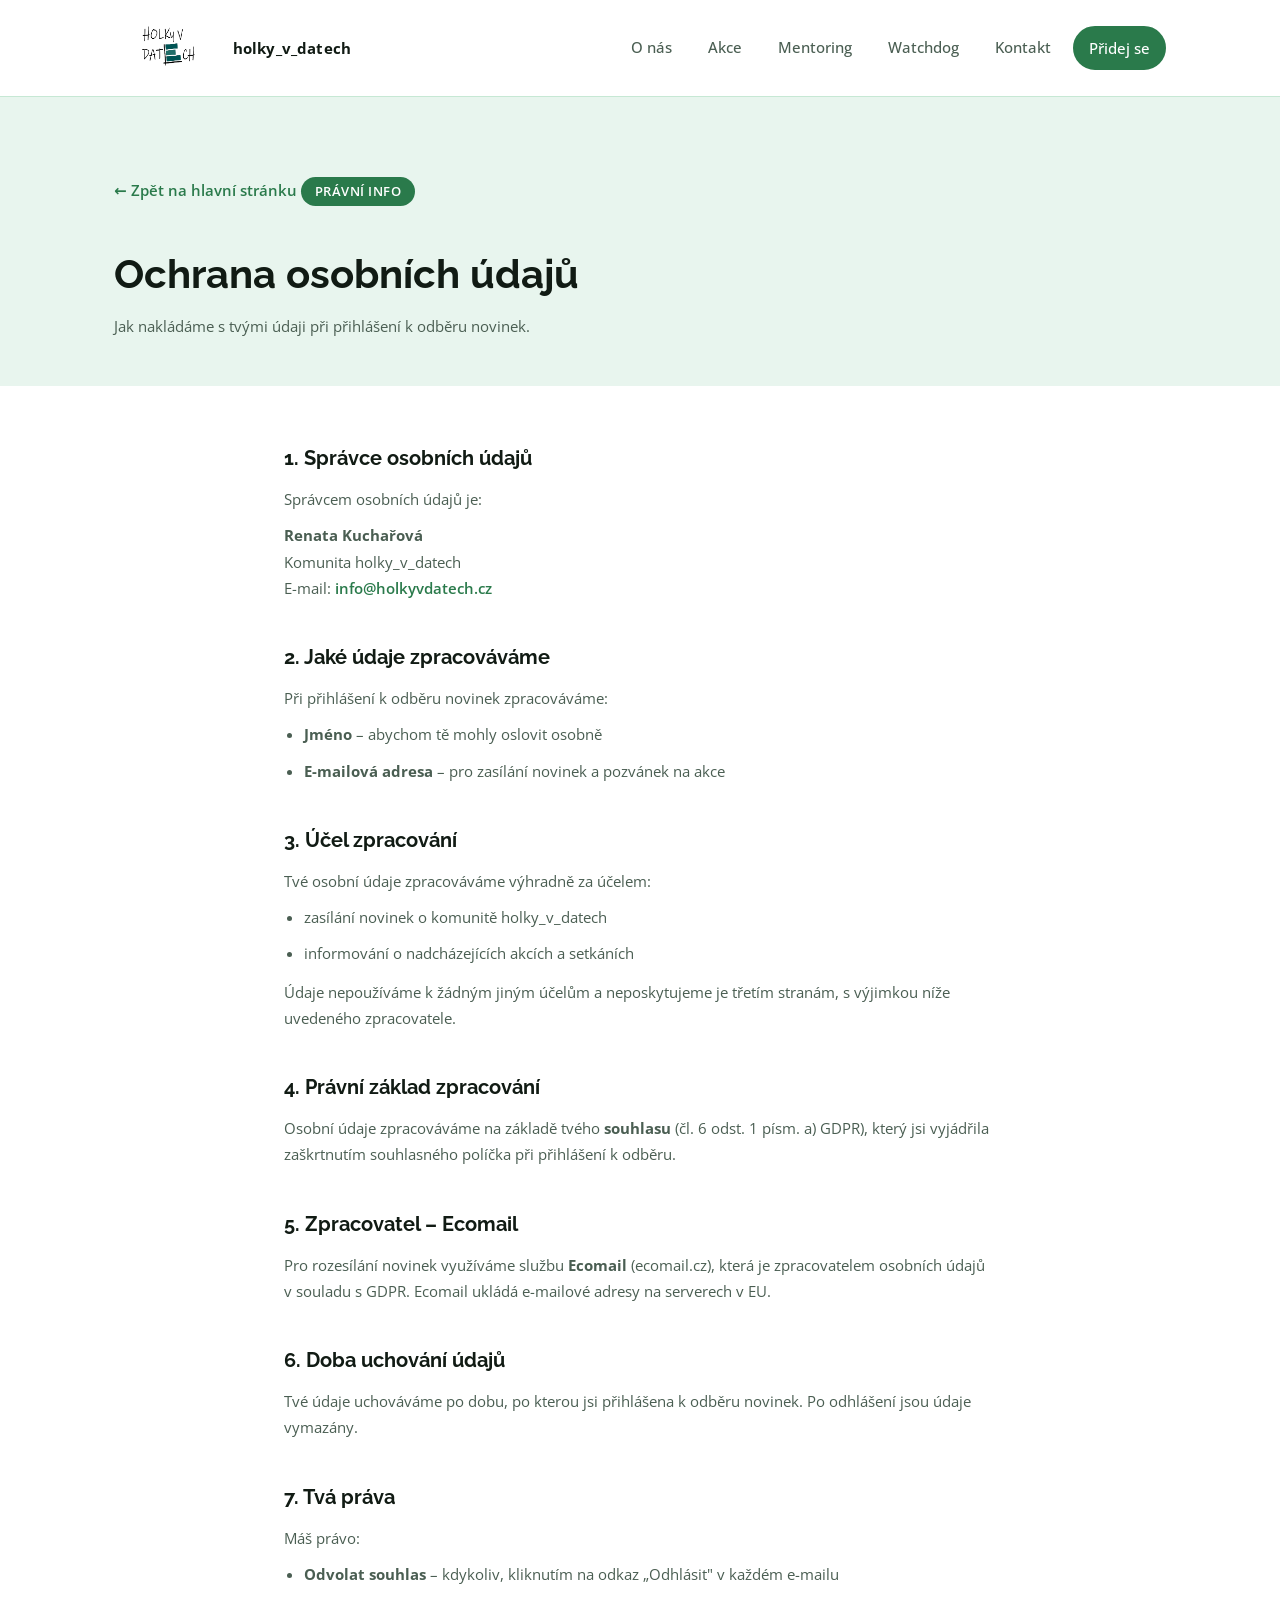
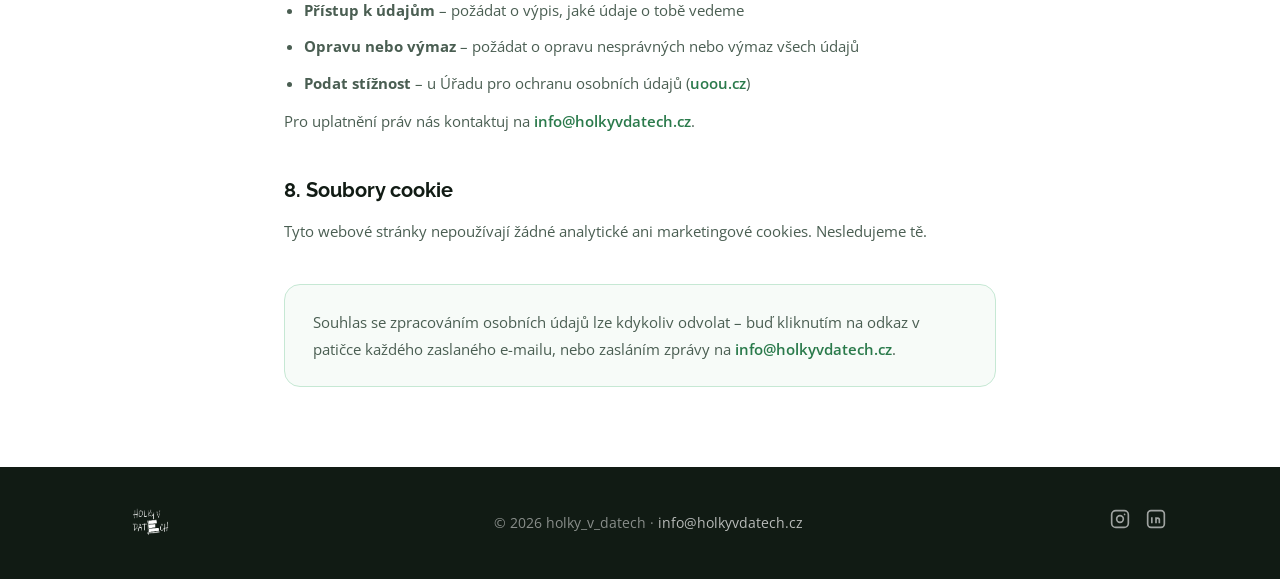
<file: gdpr.html>
﻿<!DOCTYPE html>
<html lang="cs">
<head>
  <meta charset="UTF-8" />
  <meta name="viewport" content="width=device-width, initial-scale=1.0" />
  <title>Ochrana osobních údajů – holky_v_datech</title>
  <meta name="description" content="Informace o zpracování osobních údajů v souladu s GDPR – komunita holky_v_datech." />
  <link rel="canonical" href="https://www.holkyvdatech.cz/gdpr.html" />
  <link rel="icon" type="image/svg+xml" href="assets/favicon.svg" />
  <link rel="stylesheet" href="style.css" />
  <link rel="preconnect" href="https://fonts.googleapis.com" />
  <link rel="preconnect" href="https://fonts.gstatic.com" crossorigin />
  <link href="https://fonts.googleapis.com/css2?family=Open+Sans:wght@400;500;600;700&family=Raleway:wght@600;700;800&display=swap" rel="stylesheet" />
  <style>
    .gdpr-hero {
      background: var(--green-light);
      padding: 80px 0 48px;
    }
    .gdpr-hero .back-link {
      display: inline-block;
      margin-bottom: 24px;
      color: var(--green);
      font-weight: 600;
      text-decoration: none;
      font-size: 0.9375rem;
    }
    .gdpr-hero .back-link:hover { text-decoration: underline; }
    .gdpr-hero h1 {
      font-family: var(--font-serif);
      font-size: clamp(1.75rem, 3.5vw, 2.5rem);
      font-weight: 700;
      color: var(--ink);
      margin: 16px 0 8px;
    }
    .gdpr-hero p {
      color: var(--ink-soft);
      font-size: 0.9375rem;
    }
    .gdpr-content {
      padding: 56px 0 80px;
    }
    .gdpr-content h2 {
      font-family: var(--font-serif);
      font-size: 1.25rem;
      font-weight: 700;
      color: var(--ink);
      margin: 40px 0 12px;
    }
    .gdpr-content h2:first-child { margin-top: 0; }
    .gdpr-content p,
    .gdpr-content li {
      color: var(--ink-soft);
      font-size: 0.9375rem;
      line-height: 1.75;
      margin-bottom: 10px;
    }
    .gdpr-content ul {
      padding-left: 20px;
      margin-bottom: 12px;
    }
    .gdpr-content a {
      color: var(--green);
      font-weight: 600;
      text-decoration: none;
    }
    .gdpr-content a:hover { text-decoration: underline; }
    .gdpr-box {
      background: var(--off-white);
      border: 1px solid var(--green-mid);
      border-radius: var(--radius);
      padding: 24px 28px;
      margin-top: 40px;
    }
    .gdpr-box p { margin: 0; }
  </style>
</head>
<body>

  <!-- NAV -->
  <header class="nav-wrapper">
    <nav class="nav container">
      <a href="index.html" class="nav__logo">
        <img src="assets/logo.png" alt="holky_v_datech" class="nav__logo-img" />
        <span class="nav__logo-text">holky_v_datech</span>
      </a>
      <button class="nav__toggle" aria-label="Otevřít menu" aria-expanded="false">
        <span></span><span></span><span></span>
      </button>
      <ul class="nav__links" id="nav-links">
        <li><a href="o-nas.html">O nás</a></li>
        <li><a href="index.html#akce">Akce</a></li>
        <li><a href="mentoring.html">Mentoring</a></li>
        <li><a href="watchdog.html">Watchdog</a></li>
        <li><a href="index.html#kontakt">Kontakt</a></li>
        <li><a href="index.html#kontakt" class="btn btn--sm">Přidej se</a></li>
      </ul>
    </nav>
  </header>

  <!-- HERO -->
  <section class="gdpr-hero">
    <div class="container">
      <a href="index.html" class="back-link">← Zpět na hlavní stránku</a>
      <span class="pill pill--dark">Právní info</span>
      <h1>Ochrana osobních údajů</h1>
      <p>Jak nakládáme s tvými údaji při přihlášení k odběru novinek.</p>
    </div>
  </section>

  <!-- OBSAH -->
  <section class="gdpr-content">
    <div class="container" style="max-width: 760px;">

      <h2>1. Správce osobních údajů</h2>
      <p>Správcem osobních údajů je:</p>
      <p><strong>Renata Kuchařová</strong><br />
      Komunita holky_v_datech<br />
      E-mail: <a href="mailto:info@holkyvdatech.cz">info@holkyvdatech.cz</a></p>

      <h2>2. Jaké údaje zpracováváme</h2>
      <p>Při přihlášení k odběru novinek zpracováváme:</p>
      <ul>
        <li><strong>Jméno</strong> – abychom tě mohly oslovit osobně</li>
        <li><strong>E-mailová adresa</strong> – pro zasílání novinek a pozvánek na akce</li>
      </ul>

      <h2>3. Účel zpracování</h2>
      <p>Tvé osobní údaje zpracováváme výhradně za účelem:</p>
      <ul>
        <li>zasílání novinek o komunitě holky_v_datech</li>
        <li>informování o nadcházejících akcích a setkáních</li>
      </ul>
      <p>Údaje nepoužíváme k žádným jiným účelům a neposkytujeme je třetím stranám, s výjimkou níže uvedeného zpracovatele.</p>

      <h2>4. Právní základ zpracování</h2>
      <p>Osobní údaje zpracováváme na základě tvého <strong>souhlasu</strong> (čl. 6 odst. 1 písm. a) GDPR), který jsi vyjádřila zaškrtnutím souhlasného políčka při přihlášení k odběru.</p>

      <h2>5. Zpracovatel – Ecomail</h2>
      <p>Pro rozesílání novinek využíváme službu <strong>Ecomail</strong> (ecomail.cz), která je zpracovatelem osobních údajů v souladu s GDPR. Ecomail ukládá e-mailové adresy na serverech v EU.</p>

      <h2>6. Doba uchování údajů</h2>
      <p>Tvé údaje uchováváme po dobu, po kterou jsi přihlášena k odběru novinek. Po odhlášení jsou údaje vymazány.</p>

      <h2>7. Tvá práva</h2>
      <p>Máš právo:</p>
      <ul>
        <li><strong>Odvolat souhlas</strong> – kdykoliv, kliknutím na odkaz „Odhlásit" v každém e-mailu</li>
        <li><strong>Přístup k údajům</strong> – požádat o výpis, jaké údaje o tobě vedeme</li>
        <li><strong>Opravu nebo výmaz</strong> – požádat o opravu nesprávných nebo výmaz všech údajů</li>
        <li><strong>Podat stížnost</strong> – u Úřadu pro ochranu osobních údajů (<a href="https://www.uoou.cz" target="_blank" rel="noopener">uoou.cz</a>)</li>
      </ul>
      <p>Pro uplatnění práv nás kontaktuj na <a href="mailto:info@holkyvdatech.cz">info@holkyvdatech.cz</a>.</p>

      <h2>8. Soubory cookie</h2>
      <p>Tyto webové stránky nepoužívají žádné analytické ani marketingové cookies. Nesledujeme tě.</p>

      <div class="gdpr-box">
        <p>Souhlas se zpracováním osobních údajů lze kdykoliv odvolat – buď kliknutím na odkaz v patičce každého zaslaného e-mailu, nebo zasláním zprávy na <a href="mailto:info@holkyvdatech.cz">info@holkyvdatech.cz</a>.</p>
      </div>

    </div>
  </section>

  <!-- FOOTER -->
  <footer class="footer">
    <div class="container footer__inner">
      <a href="index.html" class="nav__logo">
        <img src="assets/logo.png" alt="holky_v_datech" class="nav__logo-img nav__logo-img--footer" />
      </a>
      <p class="footer__copy">© 2026 holky_v_datech · <a href="mailto:info@holkyvdatech.cz">info@holkyvdatech.cz</a></p>
      <div class="footer__social">
        <a href="https://instagram.com/holkyvdatech" target="_blank" rel="noopener" aria-label="Instagram">
          <svg width="20" height="20" viewBox="0 0 24 24" fill="none" stroke="currentColor" stroke-width="2"><rect x="2" y="2" width="20" height="20" rx="5"/><circle cx="12" cy="12" r="4"/><circle cx="17.5" cy="6.5" r="1" fill="currentColor" stroke="none"/></svg>
        </a>
        <a href="https://www.linkedin.com/company/holky-v-datech" target="_blank" rel="noopener" aria-label="LinkedIn">
          <svg width="20" height="20" viewBox="0 0 24 24" fill="none" stroke="currentColor" stroke-width="2"><rect x="2" y="2" width="20" height="20" rx="4"/><path d="M7 10v7M7 7v.01M12 17v-4a2 2 0 0 1 4 0v4M12 10v7"/></svg>
        </a>
      </div>
    </div>
  </footer>

  <script src="script.js"></script>
</body>
</html>
</file>
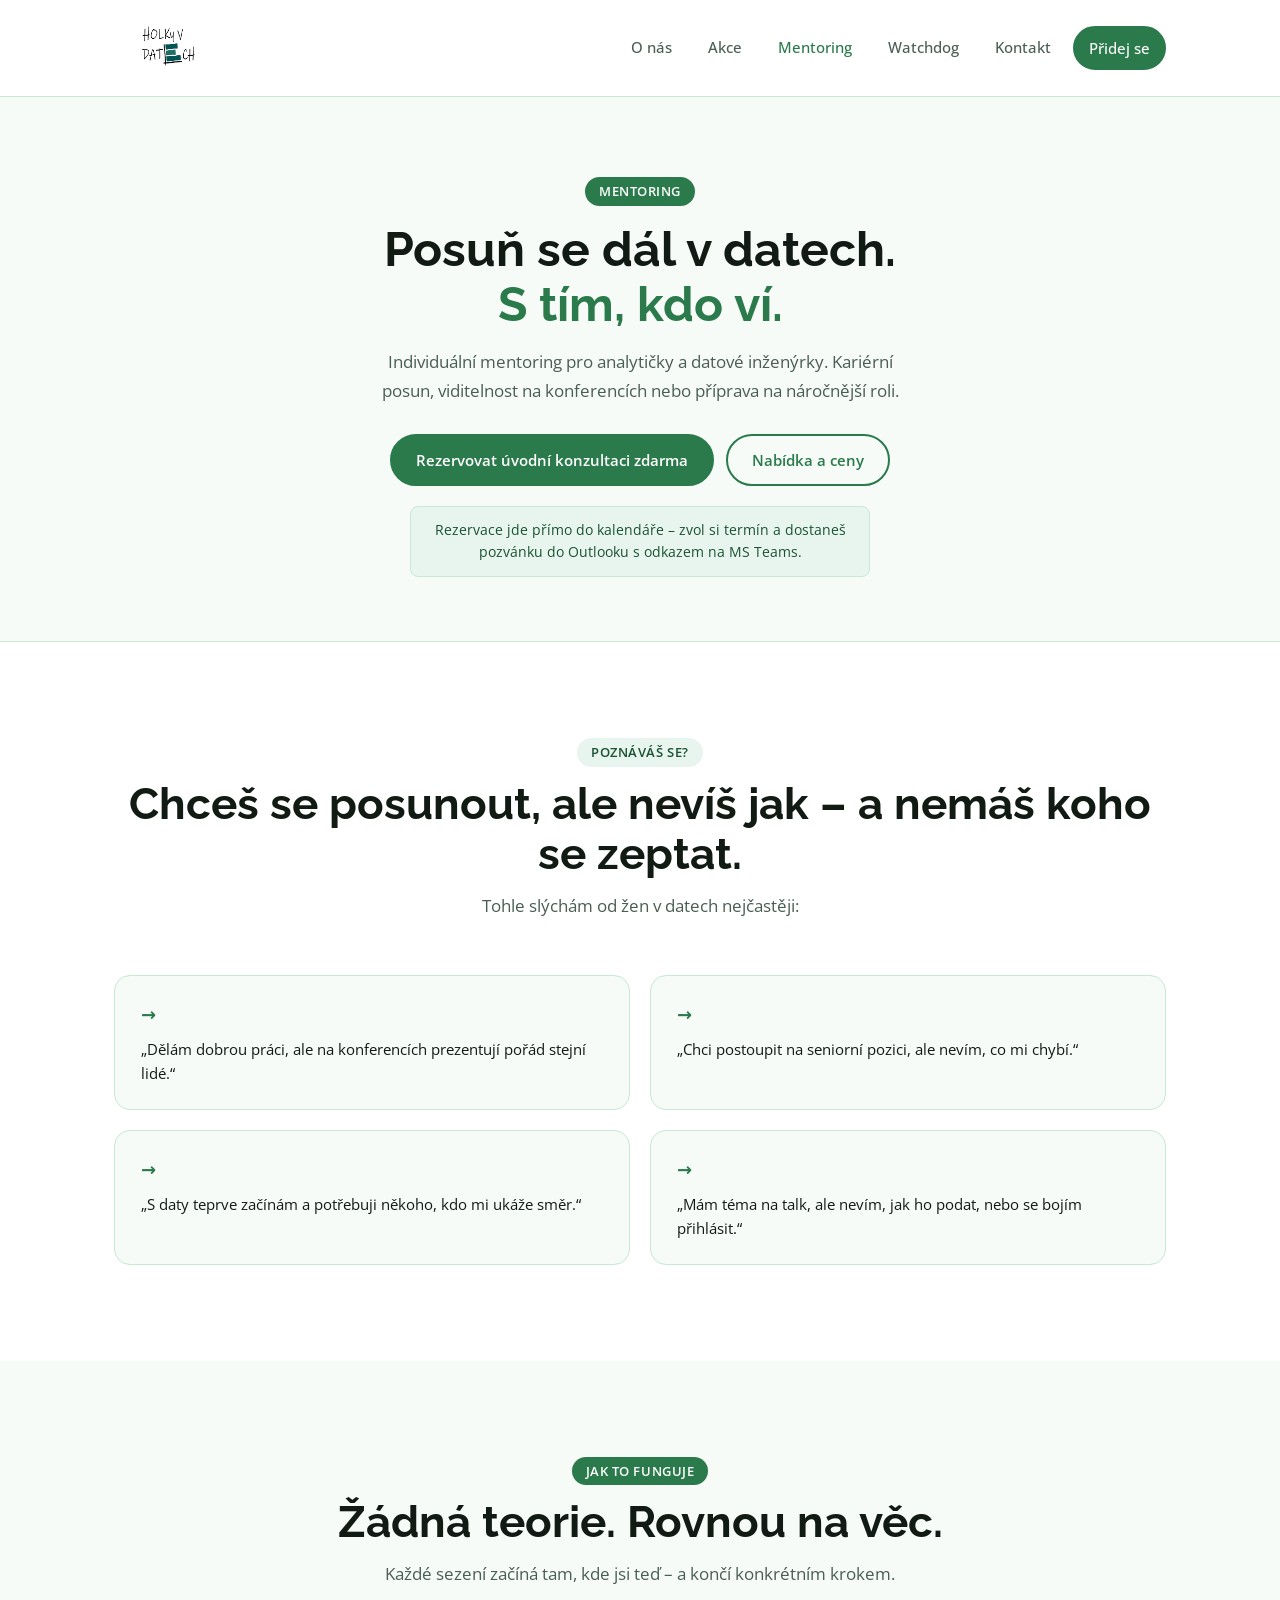
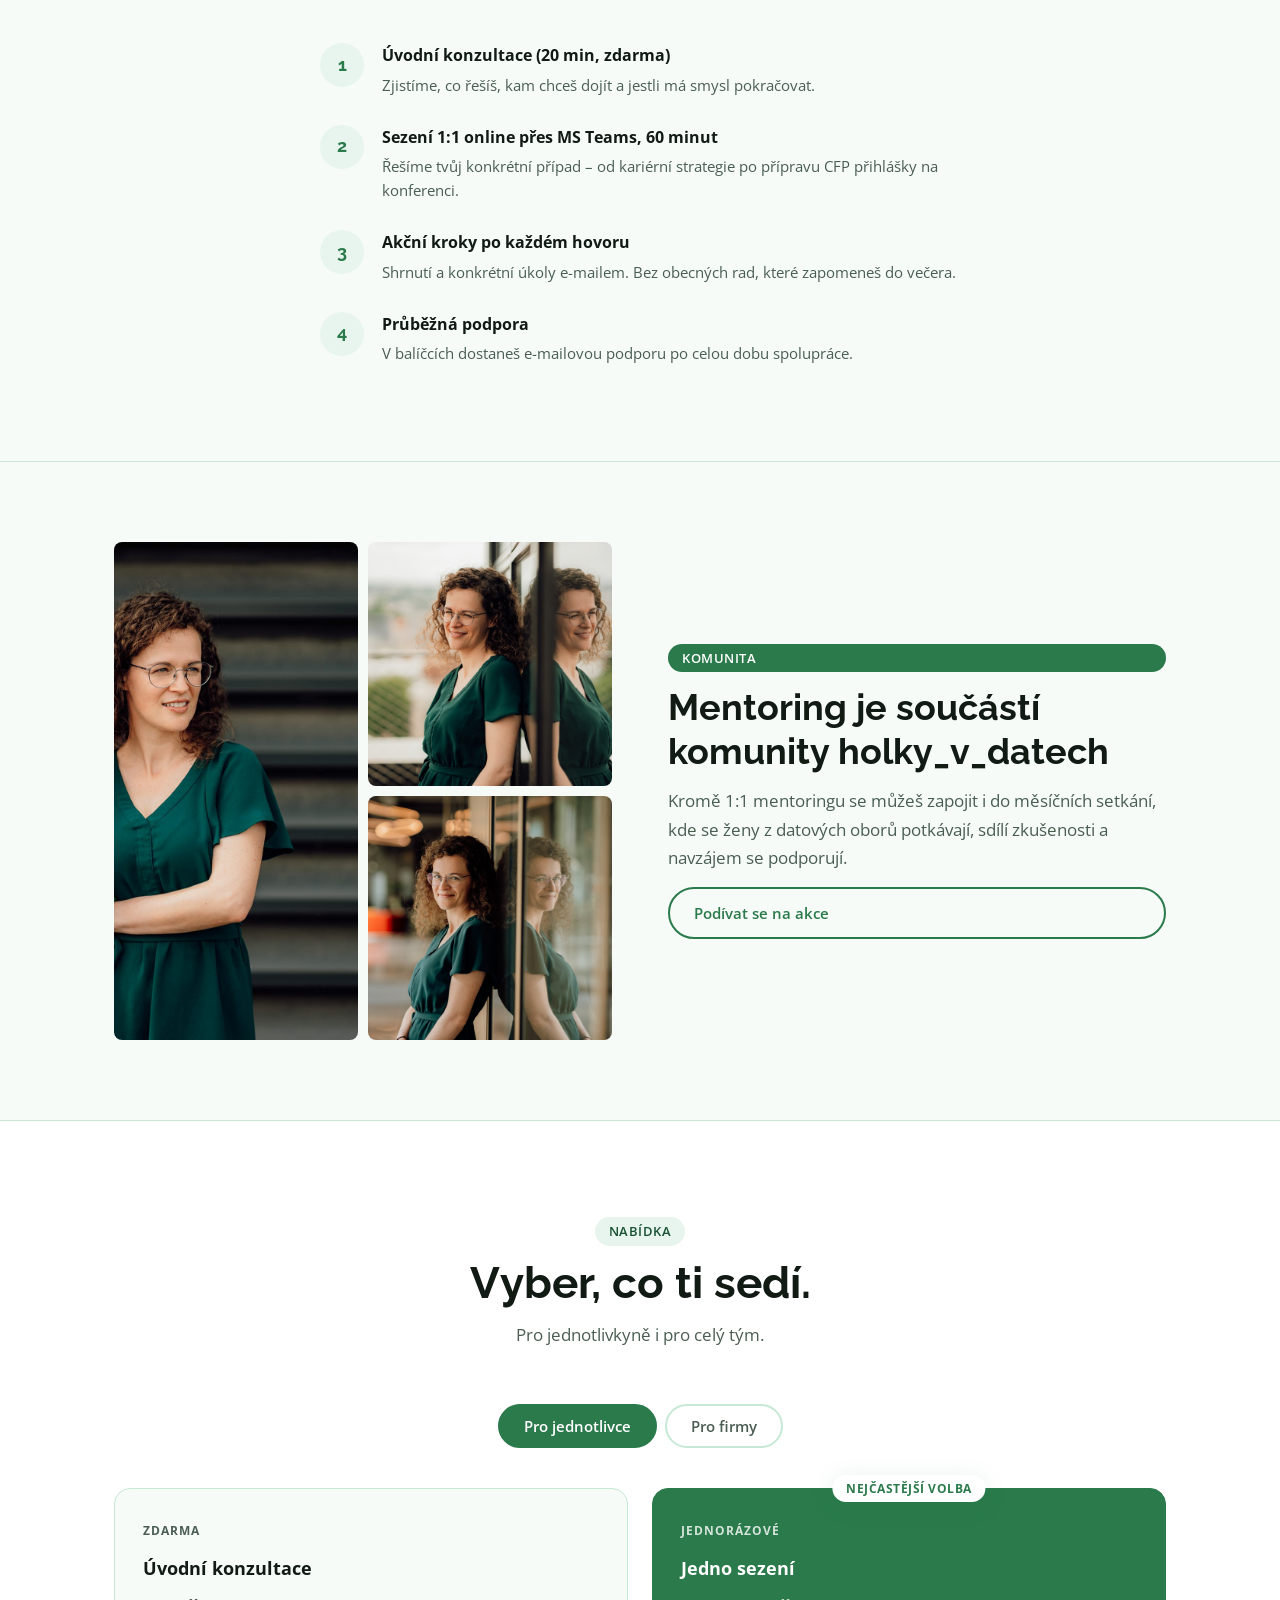
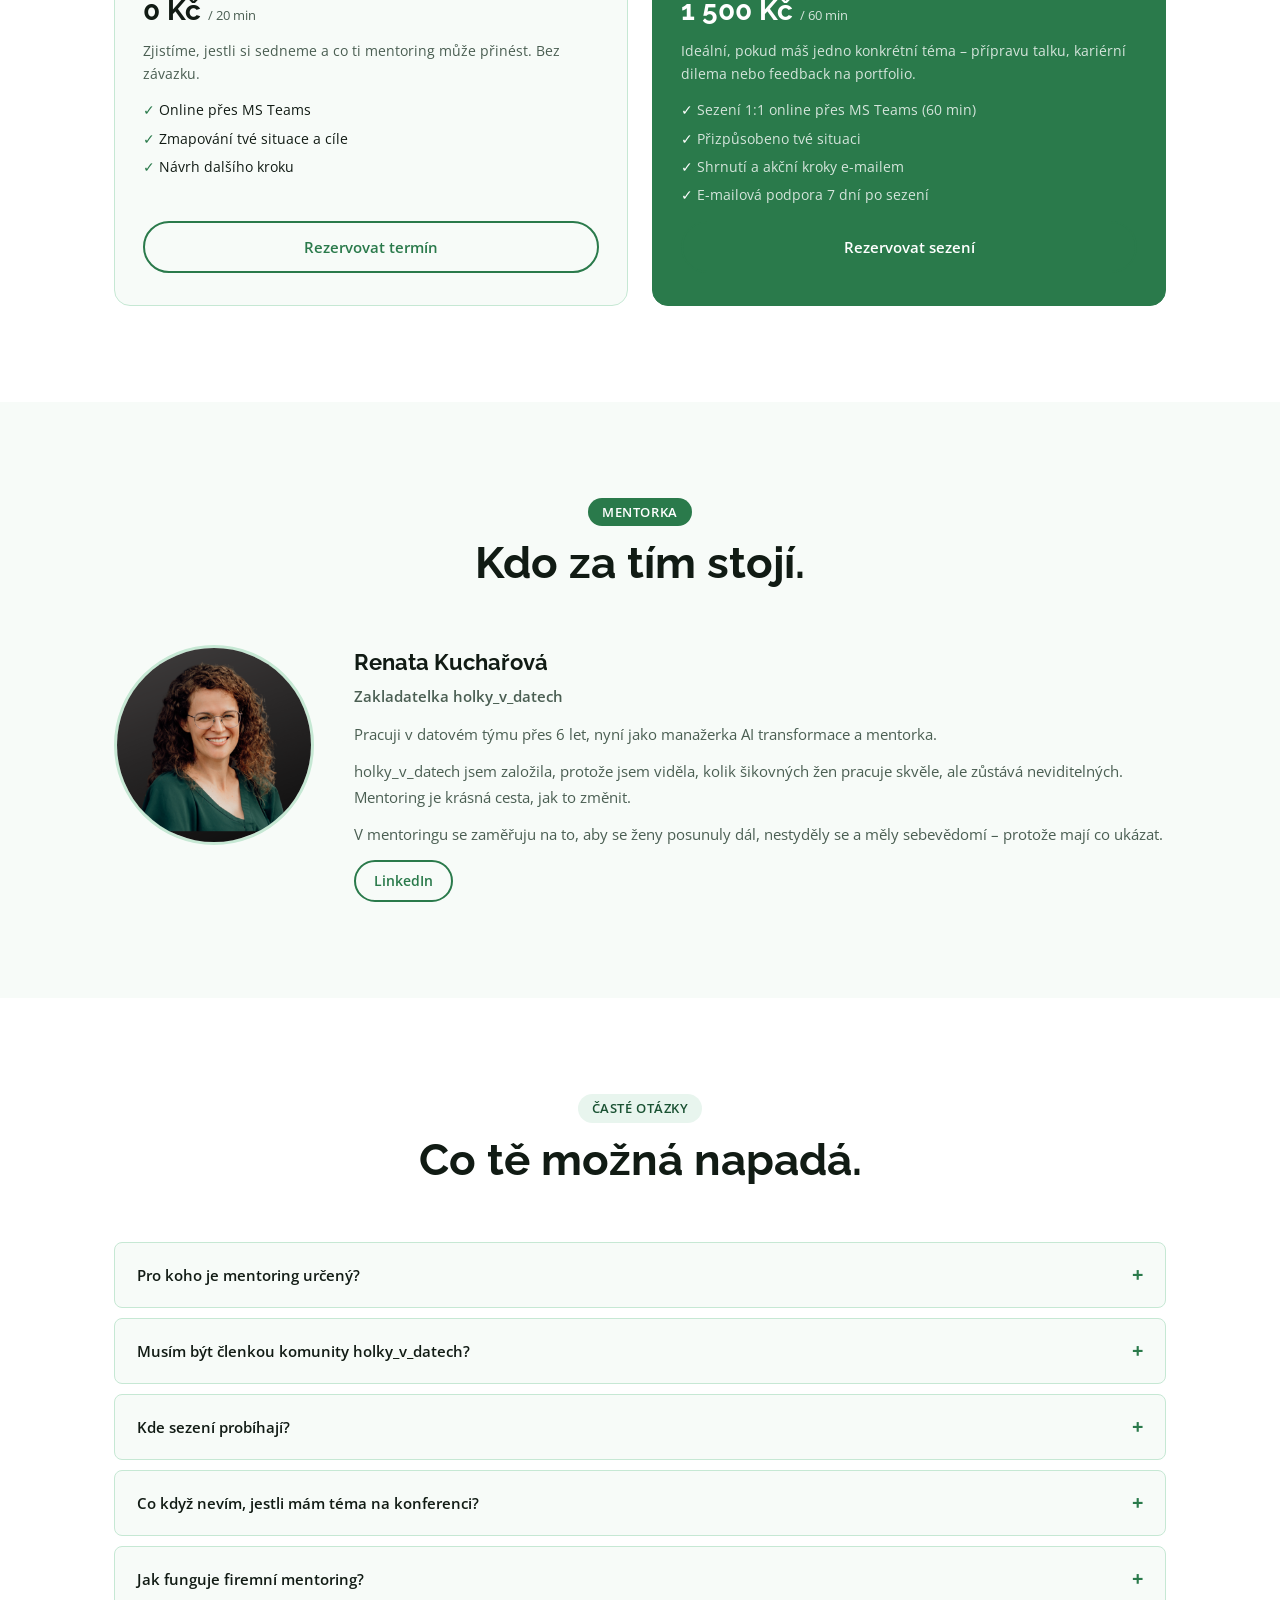
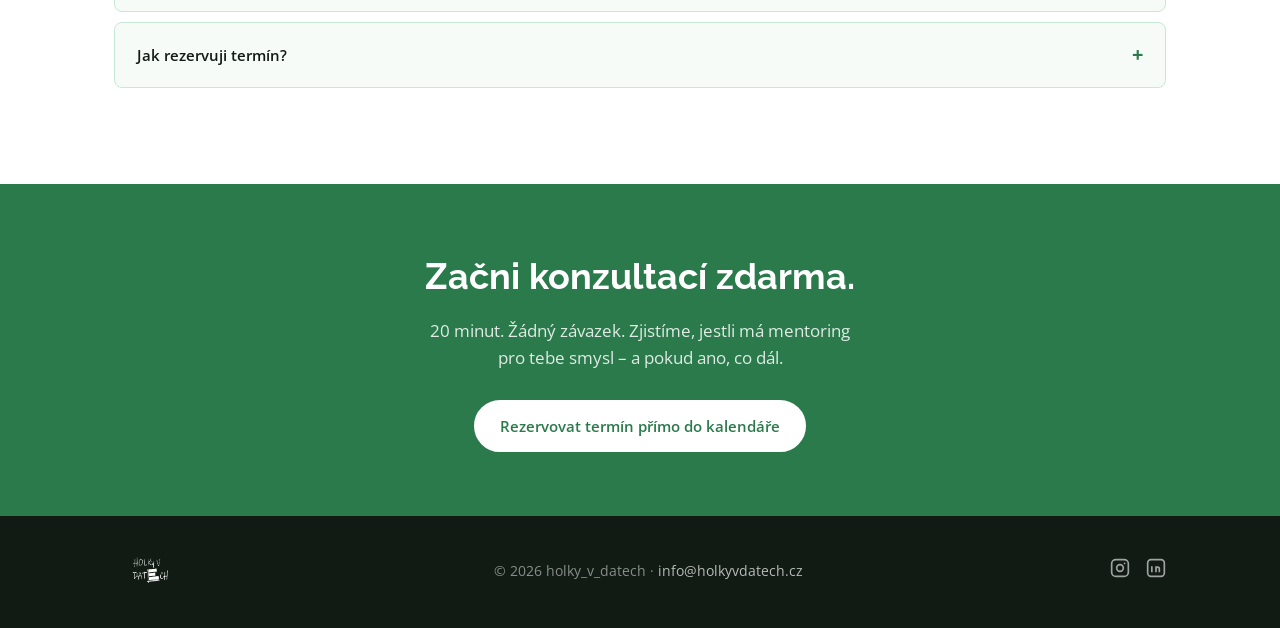
<file: mentoring.html>
<!DOCTYPE html>
<html lang="cs">
<head>
  <meta charset="UTF-8" />
  <meta name="viewport" content="width=device-width, initial-scale=1.0" />
  <title>Mentoring – holky_v_datech</title>
  <meta name="description" content="Individuální mentoring pro ženy v datech – kariérní rozvoj, příprava na konference a firemní spolupráce. holky_v_datech." />
  <link rel="canonical" href="https://www.holkyvdatech.cz/mentoring.html" />
  <link rel="icon" type="image/svg+xml" href="assets/favicon.svg" />
  <link rel="stylesheet" href="style.css" />
  <link rel="preconnect" href="https://fonts.googleapis.com" />
  <link rel="preconnect" href="https://fonts.gstatic.com" crossorigin />
  <link href="https://fonts.googleapis.com/css2?family=Open+Sans:wght@400;500;600;700&family=Raleway:ital,wght@0,600;0,700;0,800;1,700&display=swap" rel="stylesheet" />

  <style>
    /* ── Hero ──────────────────────────────────────── */
    .mentoring-hero {
      background: var(--off-white);
      padding: 80px 0 64px;
      border-bottom: 1px solid var(--green-mid);
      text-align: center;
    }
    .mentoring-hero .container { max-width: 760px; }
    .mentoring-hero h1 {
      font-family: var(--font-serif);
      font-size: clamp(2rem, 4.5vw, 3rem);
      line-height: 1.15;
      margin: 16px 0;
    }
    .mentoring-hero h1 .hero__highlight { color: var(--green); }
    .mentoring-hero .lead {
      color: var(--ink-soft);
      font-size: 1.0625rem;
      max-width: 540px;
      margin: 0 auto 28px;
      line-height: 1.7;
    }
    .mentoring-hero .hero__cta {
      display: flex;
      gap: 12px;
      justify-content: center;
      flex-wrap: wrap;
    }
    .booking-note {
      margin: 20px auto 0;
      max-width: 460px;
      background: var(--green-light);
      border: 1px solid var(--green-mid);
      border-radius: var(--radius-sm);
      padding: 12px 18px;
      font-size: .875rem;
      color: var(--green-dark);
    }

    /* ── Pain points ───────────────────────────────── */
    .pain-grid {
      display: grid;
      grid-template-columns: repeat(2, 1fr);
      gap: 20px;
    }
    .pain-card {
      background: var(--off-white);
      border: 1px solid var(--green-mid);
      border-radius: var(--radius);
      padding: 24px 26px;
      font-size: .9375rem;
      color: var(--ink);
      line-height: 1.6;
    }
    .pain-card::before {
      content: '→';
      display: block;
      color: var(--green);
      font-weight: 700;
      font-size: 1.125rem;
      margin-bottom: 8px;
    }

    /* ── Jak to funguje ────────────────────────────── */
    .steps {
      display: flex;
      flex-direction: column;
      gap: 28px;
      max-width: 640px;
      margin: 0 auto;
    }
    .step {
      display: grid;
      grid-template-columns: 44px 1fr;
      gap: 18px;
      align-items: start;
    }
    .step-num {
      width: 44px;
      height: 44px;
      border-radius: 50%;
      background: var(--green-light);
      color: var(--green);
      display: flex;
      align-items: center;
      justify-content: center;
      font-family: var(--font-serif);
      font-weight: 700;
      font-size: 1.125rem;
      flex-shrink: 0;
    }
    .step-body strong { display: block; color: var(--ink); font-size: 1rem; margin-bottom: 4px; }
    .step-body p { color: var(--ink-soft); font-size: .9375rem; }

    /* ── Komunita ──────────────────────────────────── */
    .mentoring-community {
      background: var(--off-white);
      padding: 80px 0;
      border-top: 1px solid var(--green-mid);
      border-bottom: 1px solid var(--green-mid);
    }
    .mentoring-community__inner {
      display: grid;
      grid-template-columns: 1fr 1fr;
      gap: 56px;
      align-items: center;
    }
    .mentoring-community__photos {
      display: grid;
      grid-template-columns: 1fr 1fr;
      gap: 10px;
    }
    .mentoring-community__photos img {
      width: 100%;
      aspect-ratio: 1;
      object-fit: cover;
      border-radius: var(--radius-sm);
      display: block;
    }
    .mentoring-community__photos img:first-child {
      grid-row: span 2;
      aspect-ratio: auto;
      height: 100%;
    }
    .mentoring-community__text {
      display: flex;
      flex-direction: column;
      gap: 14px;
    }
    .mentoring-community__text h2 {
      font-family: var(--font-serif);
      font-size: clamp(1.5rem, 3vw, 2.25rem);
      line-height: 1.2;
      color: var(--ink);
    }
    .mentoring-community__text p {
      color: var(--ink-soft);
      font-size: 1.0625rem;
      line-height: 1.7;
    }

    /* ── Nabídka / tabs ────────────────────────────── */
    .tab-bar {
      display: flex;
      gap: 8px;
      justify-content: center;
      margin-bottom: 40px;
    }
    .tab-btn {
      background: none;
      border: 2px solid var(--green-mid);
      border-radius: 100px;
      padding: 10px 24px;
      font-family: var(--font);
      font-size: .9375rem;
      font-weight: 600;
      color: var(--ink-soft);
      cursor: pointer;
      transition: background .2s, color .2s, border-color .2s;
    }
    .tab-btn.active { background: var(--green); border-color: var(--green); color: var(--white); }
    .tab-panel { display: none; }
    .tab-panel.active { display: block; }

    .pricing-grid {
      display: grid;
      grid-template-columns: repeat(2, 1fr);
      gap: 24px;
    }
    .pricing-card {
      background: var(--off-white);
      border: 1px solid var(--green-mid);
      border-radius: var(--radius);
      padding: 32px 28px;
      display: flex;
      flex-direction: column;
      gap: 14px;
      position: relative;
    }
    .pricing-card.featured { background: var(--green); border-color: var(--green); color: var(--white); }
    .pricing-card.featured .pricing-tag,
    .pricing-card.featured .pricing-desc,
    .pricing-card.featured .pricing-price span,
    .pricing-card.featured .pricing-list li { color: rgba(255,255,255,.8); }
    .pricing-card.featured .pricing-title,
    .pricing-card.featured .pricing-price { color: var(--white); }
    .pricing-card.featured .pricing-list li::before { color: var(--white); }
    .pricing-card.featured .btn--ghost {
      background: var(--white);
      color: var(--green);
      border-color: var(--white);
    }
    .pricing-card.featured .btn--ghost:hover { background: var(--green-light); }

    .featured-badge {
      position: absolute;
      top: -14px;
      left: 50%;
      transform: translateX(-50%);
      background: var(--white);
      color: var(--green);
      font-size: .75rem;
      font-weight: 700;
      letter-spacing: .04em;
      text-transform: uppercase;
      padding: 4px 14px;
      border-radius: 100px;
      white-space: nowrap;
      box-shadow: var(--shadow);
    }
    .pricing-tag { font-size: .75rem; font-weight: 700; letter-spacing: .08em; text-transform: uppercase; color: var(--ink-soft); }
    .pricing-title { font-size: 1.125rem; font-weight: 700; color: var(--ink); }
    .pricing-price { font-family: var(--font-serif); font-size: 1.75rem; font-weight: 700; color: var(--ink); line-height: 1; }
    .pricing-price span { font-size: .8125rem; font-weight: 400; color: var(--ink-soft); font-family: var(--font); }
    .pricing-desc { color: var(--ink-soft); font-size: .9rem; line-height: 1.6; }
    .pricing-list { list-style: none; display: flex; flex-direction: column; gap: 6px; font-size: .875rem; color: var(--ink); }
    .pricing-list li::before { content: '✓ '; color: var(--green); font-weight: 700; }
    .pricing-card .btn,
    .pricing-card .btn--ghost { margin-top: auto; justify-content: center; }

    .b2b-box {
      background: var(--off-white);
      border: 1px solid var(--green-mid);
      border-radius: var(--radius);
      padding: 40px;
      display: grid;
      grid-template-columns: 1fr 1fr;
      gap: 40px;
    }
    .b2b-box h3 { font-family: var(--font-serif); font-size: 1.375rem; color: var(--ink); margin-bottom: 4px; }
    .b2b-list { list-style: none; display: flex; flex-direction: column; gap: 8px; margin-top: 12px; }
    .b2b-list li { font-size: .9375rem; color: var(--ink); padding-left: 22px; position: relative; line-height: 1.5; }
    .b2b-list li::before { content: '✓'; position: absolute; left: 0; color: var(--green); font-weight: 700; }
    .b2b-right { display: flex; flex-direction: column; justify-content: center; gap: 16px; }
    .b2b-right p { color: var(--ink-soft); font-size: .9375rem; line-height: 1.6; }

    /* ── Mentorka ──────────────────────────────────── */
    .about-grid {
      display: grid;
      grid-template-columns: 200px 1fr;
      gap: 40px;
      align-items: start;
    }
    .about-photo {
      width: 200px;
      height: 200px;
      border-radius: 50%;
      object-fit: cover;
      object-position: center top;
      border: 3px solid var(--green-mid);
    }
    .about-text h3 { font-family: var(--font-serif); font-size: 1.375rem; color: var(--ink); margin-bottom: 4px; }
    .about-role { color: var(--green); font-weight: 600; font-size: .9375rem; margin-bottom: 16px; }
    .about-text p { color: var(--ink-soft); font-size: .9375rem; line-height: 1.7; margin-bottom: 12px; }

    /* ── FAQ ───────────────────────────────────────── */
    .faq { display: flex; flex-direction: column; gap: 10px; }
    .faq details {
      background: var(--off-white);
      border: 1px solid var(--green-mid);
      border-radius: var(--radius-sm);
      overflow: hidden;
    }
    .faq details[open] { border-color: var(--green); }
    .faq summary {
      padding: 16px 22px;
      font-weight: 600;
      font-size: .9375rem;
      color: var(--ink);
      cursor: pointer;
      list-style: none;
      display: flex;
      justify-content: space-between;
      align-items: center;
      gap: 12px;
    }
    .faq summary::-webkit-details-marker { display: none; }
    .faq summary::after { content: '+'; color: var(--green); font-size: 1.25rem; font-weight: 700; flex-shrink: 0; }
    .faq details[open] summary::after { content: '–'; }
    .faq-body { padding: 0 22px 18px; color: var(--ink-soft); font-size: .9375rem; line-height: 1.7; }

    /* ── CTA banner ────────────────────────────────── */
    .cta-banner {
      background: var(--green);
      color: var(--white);
      text-align: center;
      padding: 64px 0;
    }
    .cta-banner h2 { font-family: var(--font-serif); font-size: clamp(1.5rem, 3vw, 2.25rem); margin-bottom: 12px; }
    .cta-banner p { color: rgba(255,255,255,.85); max-width: 440px; margin: 0 auto 28px; font-size: 1.0625rem; }
    .cta-banner .btn { background: var(--white); color: var(--green); border-color: var(--white); }
    .cta-banner .btn:hover { background: var(--green-light); }

    /* ── Responsive ────────────────────────────────── */
    @media (max-width: 900px) {
      .pain-grid { grid-template-columns: 1fr; }
      .pricing-grid { grid-template-columns: 1fr; }
      .b2b-box { grid-template-columns: 1fr; gap: 24px; }
      .about-grid { grid-template-columns: 1fr; }
      .about-photo { width: 140px; height: 140px; }
      .mentoring-community__inner { grid-template-columns: 1fr; gap: 32px; }
      .mentoring-community__photos { order: -1; }
    }
    @media (max-width: 480px) {
      .mentoring-hero { padding: 56px 0 48px; }
      .b2b-box { padding: 28px 24px; }
    }
  </style>
  <!-- FAQ JSON-LD níže musí zrcadlit viditelný FAQ seznam (<details>) v sekci FAQ.
       Při úpravě otázky/odpovědi tam aktualizuj i tenhle blok. -->
  <script type="application/ld+json">
  {
    "@context": "https://schema.org",
    "@graph": [
      {
        "@type": "Person",
        "@id": "https://www.holkyvdatech.cz/#renata-kucharova",
        "name": "Renata Kuchařová",
        "jobTitle": "Zakladatelka holky_v_datech",
        "image": "https://www.holkyvdatech.cz/assets/Renata.png",
        "url": "https://www.holkyvdatech.cz/mentoring.html",
        "description": "Pracuji v datovém týmu přes 6 let, nyní jako manažerka AI transformace a mentorka. holky_v_datech jsem založila, protože jsem viděla, kolik šikovných žen pracuje skvěle, ale zůstává neviditelných.",
        "sameAs": ["https://www.linkedin.com/in/ren%C3%A1ta-kucha%C5%99ov%C3%A1-84067116"]
      },
      {
        "@type": "FAQPage",
        "mainEntity": [
          { "@type": "Question", "name": "Pro koho je mentoring určený?", "acceptedAnswer": { "@type": "Answer", "text": "Pro všechny ženy, které se chtějí posunout v datových oborech – ať už teprve začínáš, nebo jsi zkušená analytička a chceš získat větší viditelnost. Mentoring není jen pro seniorky." } },
          { "@type": "Question", "name": "Musím být členkou komunity holky_v_datech?", "acceptedAnswer": { "@type": "Answer", "text": "Ne. Mentoring je otevřený všem ženám v datových oborech, bez ohledu na to, jestli jsi součástí komunity. Komunita je jen bonus navíc." } },
          { "@type": "Question", "name": "Kde sezení probíhají?", "acceptedAnswer": { "@type": "Answer", "text": "Online přes Microsoft Teams, v čase, který si vybereme společně přes rezervační kalendář. Po rezervaci dostaneš pozvánku přímo do Outlooku." } },
          { "@type": "Question", "name": "Co když nevím, jestli mám téma na konferenci?", "acceptedAnswer": { "@type": "Answer", "text": "To je přesně to, na co se zaměřujeme v sezení. Máš zkušenosti, které stojí za sdílení – jen je potřeba je pojmenovat a podat správně." } },
          { "@type": "Question", "name": "Jak funguje firemní mentoring?", "acceptedAnswer": { "@type": "Answer", "text": "Domluvíme se na rozsahu, frekvenci a cíli – podle velikosti týmu a potřeb firmy. Spolupráce probíhá formou retaineru na 3 až 6 měsíců. Napiš na info@holkyvdatech.cz a domluvíme úvodní call." } },
          { "@type": "Question", "name": "Jak rezervuji termín?", "acceptedAnswer": { "@type": "Answer", "text": "Přes tlačítko „Rezervovat termín“ vybereš volný slot v kalendáři. Automaticky dostaneš pozvánku do Outlooku s odkazem na MS Teams. Žádné e-maily tam a zpět." } }
        ]
      }
    ]
  }
  </script>
</head>
<body>

  <!-- NAV -->
  <header class="nav-wrapper">
    <nav class="nav container">
      <a href="index.html" class="nav__logo">
        <img src="assets/logo.png" alt="holky_v_datech" class="nav__logo-img" />
      </a>
      <button class="nav__toggle" aria-label="Otevřít menu" aria-expanded="false">
        <span></span><span></span><span></span>
      </button>
      <ul class="nav__links" id="nav-links">
        <li><a href="o-nas.html">O nás</a></li>
        <li><a href="index.html#akce">Akce</a></li>
        <li><a href="mentoring.html" class="active">Mentoring</a></li>
        <li><a href="watchdog.html">Watchdog</a></li>
        <li><a href="index.html#kontakt">Kontakt</a></li>
        <li><a href="index.html#kontakt" class="btn btn--sm">Přidej se</a></li>
      </ul>
    </nav>
  </header>

  <!-- HERO -->
  <section class="mentoring-hero">
    <div class="container">
      <span class="pill pill--dark">Mentoring</span>
      <h1>Posuň se dál v datech.<br /><span class="hero__highlight">S tím, kdo ví.</span></h1>
      <p class="lead">
        Individuální mentoring pro analytičky a datové inženýrky. Kariérní posun,
        viditelnost na konferencích nebo příprava na náročnější roli.
      </p>
      <div class="hero__cta">
        <a href="#" target="_blank" rel="noopener" class="btn js-bookings-link-20">Rezervovat úvodní konzultaci zdarma</a>
        <a href="#nabidka" class="btn btn--ghost">Nabídka a ceny</a>
      </div>
      <p class="booking-note">
        Rezervace jde přímo do kalendáře – zvol si termín a dostaneš pozvánku do Outlooku s odkazem na MS Teams.
      </p>
    </div>
  </section>

  <!-- PAIN POINTS -->
  <section class="section">
    <div class="container">
      <div class="section__header">
        <span class="pill">Poznáváš se?</span>
        <h2>Chceš se posunout, ale nevíš jak – a nemáš koho se zeptat.</h2>
        <p class="section__sub">Tohle slýchám od žen v datech nejčastěji:</p>
      </div>
      <div class="pain-grid">
        <div class="pain-card">„Dělám dobrou práci, ale na konferencích prezentují pořád stejní lidé.“</div>
        <div class="pain-card">„Chci postoupit na seniorní pozici, ale nevím, co mi chybí.“</div>
        <div class="pain-card">„S daty teprve začínám a potřebuji někoho, kdo mi ukáže směr.“</div>
        <div class="pain-card">„Mám téma na talk, ale nevím, jak ho podat, nebo se bojím přihlásit.“</div>
      </div>
    </div>
  </section>

  <!-- JAK TO FUNGUJE -->
  <section class="section" style="background:var(--off-white);">
    <div class="container">
      <div class="section__header">
        <span class="pill pill--dark">Jak to funguje</span>
        <h2>Žádná teorie. Rovnou na věc.</h2>
        <p class="section__sub">Každé sezení začíná tam, kde jsi teď – a končí konkrétním krokem.</p>
      </div>
      <div class="steps">
        <div class="step">
          <div class="step-num">1</div>
          <div class="step-body">
            <strong>Úvodní konzultace (20 min, zdarma)</strong>
            <p>Zjistíme, co řešíš, kam chceš dojít a jestli má smysl pokračovat.</p>
          </div>
        </div>
        <div class="step">
          <div class="step-num">2</div>
          <div class="step-body">
            <strong>Sezení 1:1 online přes MS Teams, 60 minut</strong>
            <p>Řešíme tvůj konkrétní případ – od kariérní strategie po přípravu CFP přihlášky na konferenci.</p>
          </div>
        </div>
        <div class="step">
          <div class="step-num">3</div>
          <div class="step-body">
            <strong>Akční kroky po každém hovoru</strong>
            <p>Shrnutí a konkrétní úkoly e-mailem. Bez obecných rad, které zapomeneš do večera.</p>
          </div>
        </div>
        <div class="step">
          <div class="step-num">4</div>
          <div class="step-body">
            <strong>Průběžná podpora</strong>
            <p>V balíčcích dostaneš e-mailovou podporu po celou dobu spolupráce.</p>
          </div>
        </div>
      </div>
    </div>
  </section>

  <!-- KOMUNITA -->
  <section class="mentoring-community">
    <div class="container mentoring-community__inner">
      <div class="mentoring-community__photos">
        <img src="assets/fotky_zelene/DSC07954-Edit.jpg" alt="holky_v_datech – setkání komunity" loading="lazy" />
        <img src="assets/fotky_zelene/DSC08028-Edit.jpg" alt="holky_v_datech – setkání komunity" loading="lazy" />
        <img src="assets/fotky_zelene/DSC08252-Edit.jpg" alt="holky_v_datech – setkání komunity" loading="lazy" />
      </div>
      <div class="mentoring-community__text">
        <span class="pill pill--dark">Komunita</span>
        <h2>Mentoring je součástí komunity holky_v_datech</h2>
        <p>
          Kromě 1:1 mentoringu se můžeš zapojit i do měsíčních setkání, kde se ženy
          z datových oborů potkávají, sdílí zkušenosti a navzájem se podporují.
        </p>
        <a href="index.html#akce" class="btn btn--ghost">Podívat se na akce</a>
      </div>
    </div>
  </section>

  <!-- NABÍDKA -->
  <section class="section" id="nabidka">
    <div class="container">
      <div class="section__header">
        <span class="pill">Nabídka</span>
        <h2>Vyber, co ti sedí.</h2>
        <p class="section__sub">Pro jednotlivkyně i pro celý tým.</p>
      </div>

      <div class="tab-bar">
        <button class="tab-btn active" onclick="switchTab('jednotlivec', this)">Pro jednotlivce</button>
        <button class="tab-btn" onclick="switchTab('firmy', this)">Pro firmy</button>
      </div>

      <!-- Tab: Jednotlivec -->
      <div class="tab-panel active" id="tab-jednotlivec">
        <div class="pricing-grid">

          <div class="pricing-card">
            <p class="pricing-tag">Zdarma</p>
            <p class="pricing-title">Úvodní konzultace</p>
            <p class="pricing-price">0 Kč <span>/ 20 min</span></p>
            <p class="pricing-desc">Zjistíme, jestli si sedneme a co ti mentoring může přinést. Bez závazku.</p>
            <ul class="pricing-list">
              <li>Online přes MS Teams</li>
              <li>Zmapování tvé situace a cíle</li>
              <li>Návrh dalšího kroku</li>
            </ul>
            <a href="#" target="_blank" rel="noopener" class="btn btn--ghost js-bookings-link-20">Rezervovat termín</a>
          </div>

          <div class="pricing-card featured">
            <span class="featured-badge">Nejčastější volba</span>
            <p class="pricing-tag">Jednorázové</p>
            <p class="pricing-title">Jedno sezení</p>
            <p class="pricing-price">1 500 Kč <span>/ 60 min</span></p>
            <p class="pricing-desc">Ideální, pokud máš jedno konkrétní téma – přípravu talku, kariérní dilema nebo feedback na portfolio.</p>
            <ul class="pricing-list">
              <li>Sezení 1:1 online přes MS Teams (60 min)</li>
              <li>Přizpůsobeno tvé situaci</li>
              <li>Shrnutí a akční kroky e-mailem</li>
              <li>E-mailová podpora 7 dní po sezení</li>
            </ul>
            <a href="#" target="_blank" rel="noopener" class="btn js-bookings-link-60">Rezervovat sezení</a>
          </div>

        </div>
      </div>

      <!-- Tab: Firmy -->
      <div class="tab-panel" id="tab-firmy">
        <div class="b2b-box">
          <div>
            <h3>Firemní mentoring</h3>
            <p style="color:var(--ink-soft);font-size:.9375rem;">Pravidelná spolupráce přizpůsobená potřebám vašeho týmu.</p>
            <ul class="b2b-list">
              <li>Mentoring pro 1 až 3 analytičky měsíčně</li>
              <li>Individuální plán rozvoje pro každou účastnici</li>
              <li>Zaměření na kariérní posun, viditelnost a prezentační dovednosti</li>
              <li>Měsíční shrnutí pokroku pro zadavatele</li>
              <li>Možnost zapojení do komunity holky_v_datech</li>
            </ul>
          </div>
          <div class="b2b-right">
            <p>Hodí se pro firmy, kde pracují datové analytičky nebo inženýrky a chybí seniorní ženský vzor nebo mentoringový program.</p>
            <p>Cena na základě rozsahu spolupráce – domluvíme individuálně.</p>
            <a href="mailto:info@holkyvdatech.cz?subject=Z%C3%A1jem%20o%20firemn%C3%AD%20mentoring" class="btn">Nezávazně poptat</a>
          </div>
        </div>
      </div>

    </div>
  </section>

  <!-- MENTORKA -->
  <section class="section" id="o-mne" style="background:var(--off-white);">
    <div class="container">
      <div class="section__header">
        <span class="pill pill--dark">Mentorka</span>
        <h2>Kdo za tím stojí.</h2>
      </div>
      <div class="about-grid">
        <img class="about-photo" src="assets/Renata.png" alt="Renata Kuchařová, zakladatelka holky_v_datech" />
        <div class="about-text">
          <h3>Renata Kuchařová</h3>
          <p class="about-role">Zakladatelka holky_v_datech</p>
          <p>Pracuji v datovém týmu přes 6 let, nyní jako manažerka AI transformace a mentorka.</p>
          <p>holky_v_datech jsem založila, protože jsem viděla, kolik šikovných žen pracuje skvěle, ale zůstává neviditelných. Mentoring je krásná cesta, jak to změnit.</p>
          <p>V mentoringu se zaměřuju na to, aby se ženy posunuly dál, nestyděly se a měly sebevědomí – protože mají co ukázat.</p>
          <a href="https://www.linkedin.com/in/ren%C3%A1ta-kucha%C5%99ov%C3%A1-84067116" target="_blank" rel="noopener" class="btn btn--ghost btn--sm">LinkedIn</a>
        </div>
      </div>
    </div>
  </section>

  <!-- FAQ -->
  <section class="section">
    <div class="container">
      <div class="section__header">
        <span class="pill">Časté otázky</span>
        <h2>Co tě možná napadá.</h2>
      </div>
      <div class="faq">
        <details>
          <summary>Pro koho je mentoring určený?</summary>
          <div class="faq-body">Pro všechny ženy, které se chtějí posunout v datových oborech – ať už teprve začínáš, nebo jsi zkušená analytička a chceš získat větší viditelnost. Mentoring není jen pro seniorky.</div>
        </details>
        <details>
          <summary>Musím být členkou komunity holky_v_datech?</summary>
          <div class="faq-body">Ne. Mentoring je otevřený všem ženám v datových oborech, bez ohledu na to, jestli jsi součástí komunity. Komunita je jen bonus navíc.</div>
        </details>
        <details>
          <summary>Kde sezení probíhají?</summary>
          <div class="faq-body">Online přes Microsoft Teams, v čase, který si vybereme společně přes rezervační kalendář. Po rezervaci dostaneš pozvánku přímo do Outlooku.</div>
        </details>
        <details>
          <summary>Co když nevím, jestli mám téma na konferenci?</summary>
          <div class="faq-body">To je přesně to, na co se zaměřujeme v sezení. Máš zkušenosti, které stojí za sdílení – jen je potřeba je pojmenovat a podat správně.</div>
        </details>
        <details>
          <summary>Jak funguje firemní mentoring?</summary>
          <div class="faq-body">Domluvíme se na rozsahu, frekvenci a cíli – podle velikosti týmu a potřeb firmy. Spolupráce probíhá formou retaineru na 3 až 6 měsíců. Napiš na info@holkyvdatech.cz a domluvíme úvodní call.</div>
        </details>
        <details>
          <summary>Jak rezervuji termín?</summary>
          <div class="faq-body">Přes tlačítko „Rezervovat termín“ vybereš volný slot v kalendáři. Automaticky dostaneš pozvánku do Outlooku s odkazem na MS Teams. Žádné e-maily tam a zpět.</div>
        </details>
      </div>
    </div>
  </section>

  <!-- CTA BANNER -->
  <div class="cta-banner">
    <div class="container">
      <h2>Začni konzultací zdarma.</h2>
      <p>20 minut. Žádný závazek. Zjistíme, jestli má mentoring pro tebe smysl – a pokud ano, co dál.</p>
      <a href="#" target="_blank" rel="noopener" class="btn js-bookings-link-20">Rezervovat termín přímo do kalendáře</a>
    </div>
  </div>

  <!-- FOOTER -->
  <footer class="footer">
    <div class="container footer__inner">
      <a href="index.html" class="nav__logo">
        <img src="assets/logo.png" alt="holky_v_datech" class="nav__logo-img nav__logo-img--footer" />
      </a>
      <p class="footer__copy">© 2026 holky_v_datech · <a href="mailto:info@holkyvdatech.cz">info@holkyvdatech.cz</a></p>
      <div class="footer__social">
        <a href="https://instagram.com/holkyvdatech" target="_blank" rel="noopener" aria-label="Instagram">
          <svg width="20" height="20" viewBox="0 0 24 24" fill="none" stroke="currentColor" stroke-width="2"><rect x="2" y="2" width="20" height="20" rx="5"/><circle cx="12" cy="12" r="4"/><circle cx="17.5" cy="6.5" r="1" fill="currentColor" stroke="none"/></svg>
        </a>
        <a href="https://www.linkedin.com/company/holky-v-datech" target="_blank" rel="noopener" aria-label="LinkedIn">
          <svg width="20" height="20" viewBox="0 0 24 24" fill="none" stroke="currentColor" stroke-width="2"><rect x="2" y="2" width="20" height="20" rx="4"/><path d="M7 10v7M7 7v.01M12 17v-4a2 2 0 0 1 4 0v4M12 10v7"/></svg>
        </a>
      </div>
    </div>
  </footer>

  <script src="script.js"></script>
  <script>
    // Odkazy na rezervační kalendář (Microsoft Bookings)
    const BOOKINGS_LINK_20 = 'https://outlook.office.com/book/holky_v_datechMentoring@nextchange.cz/s/AM_xay53YESuH19aBfD7PA2?ismsaljsauthenabled';
    const BOOKINGS_LINK_60 = 'https://outlook.office.com/book/holky_v_datechMentoring@nextchange.cz/s/hOv9NtKswk-VOeeb5fKOdw2?ismsaljsauthenabled';
    document.querySelectorAll('.js-bookings-link-20').forEach((el) => { el.href = BOOKINGS_LINK_20; });
    document.querySelectorAll('.js-bookings-link-60').forEach((el) => { el.href = BOOKINGS_LINK_60; });

    function switchTab(id, btn) {
      document.querySelectorAll('.tab-panel').forEach((p) => p.classList.remove('active'));
      document.querySelectorAll('.tab-btn').forEach((b) => b.classList.remove('active'));
      document.getElementById('tab-' + id).classList.add('active');
      btn.classList.add('active');
    }
  </script>
</body>
</html>
</file>
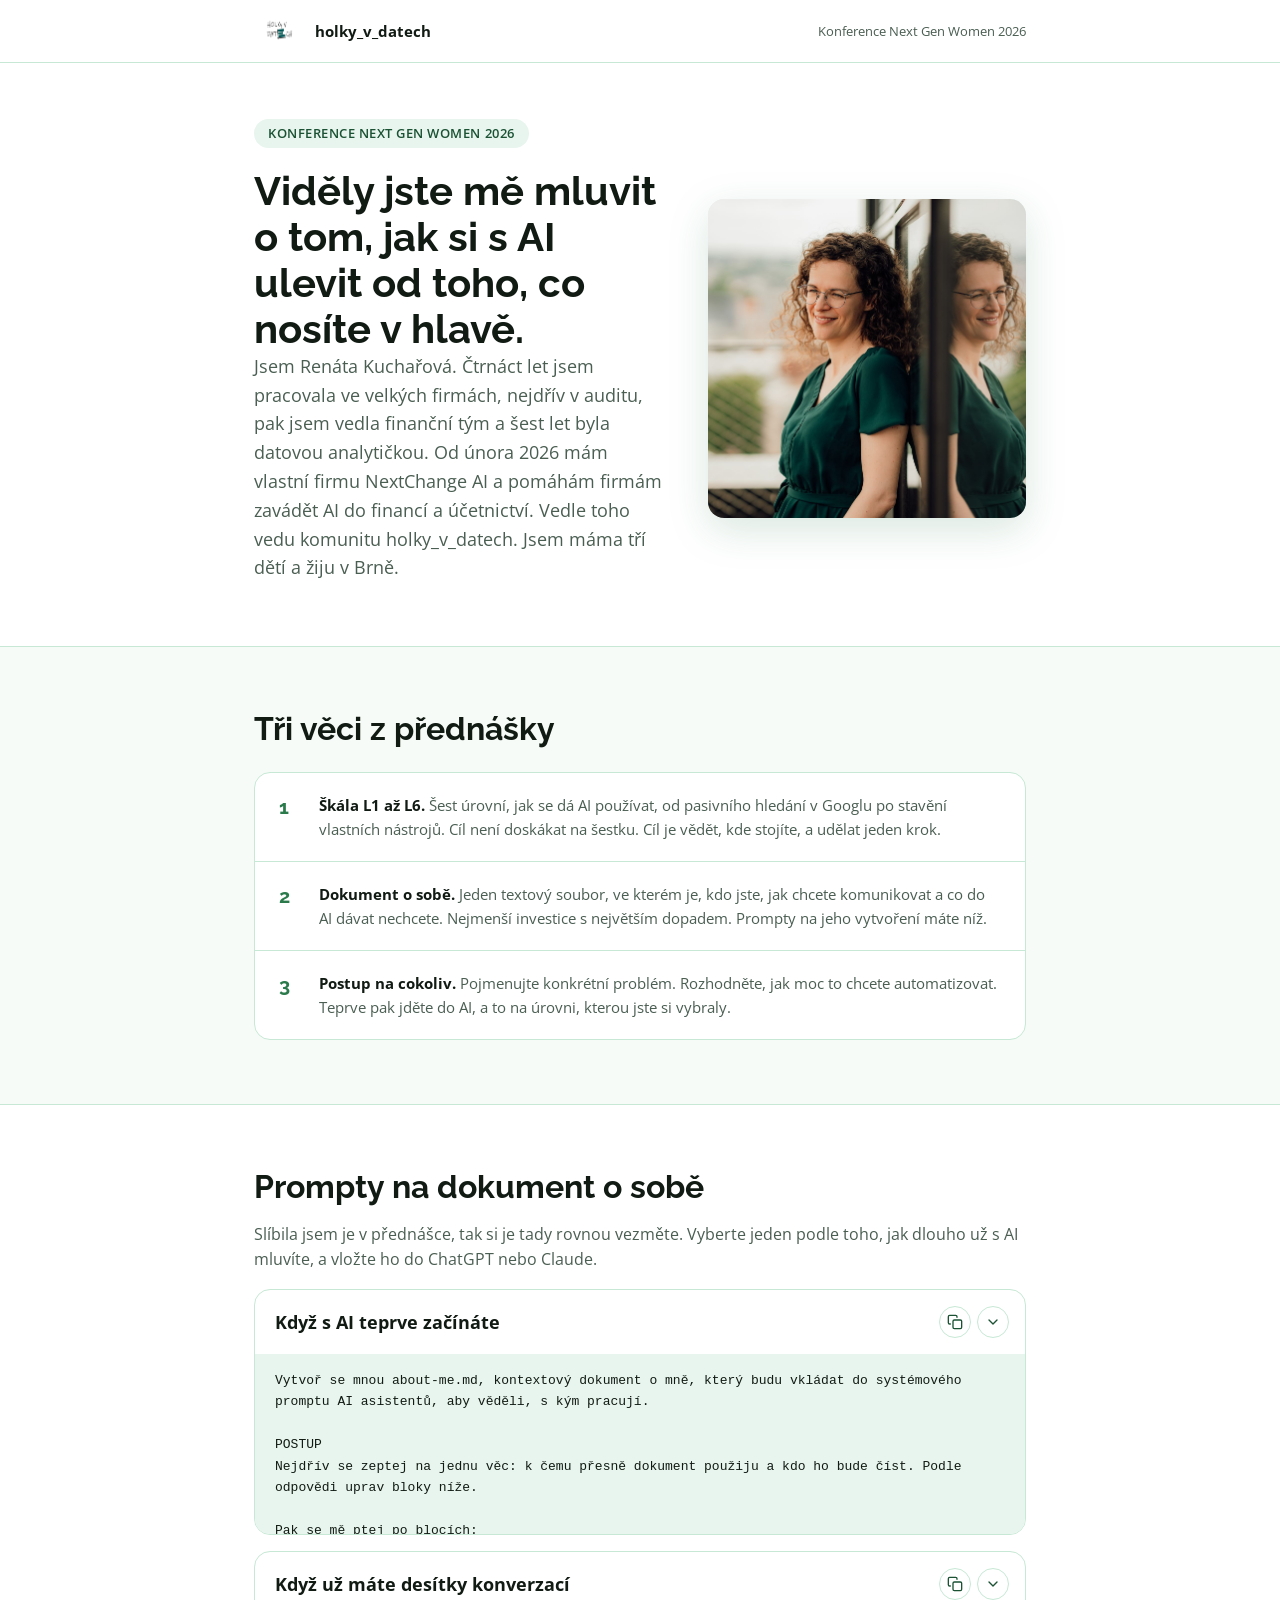
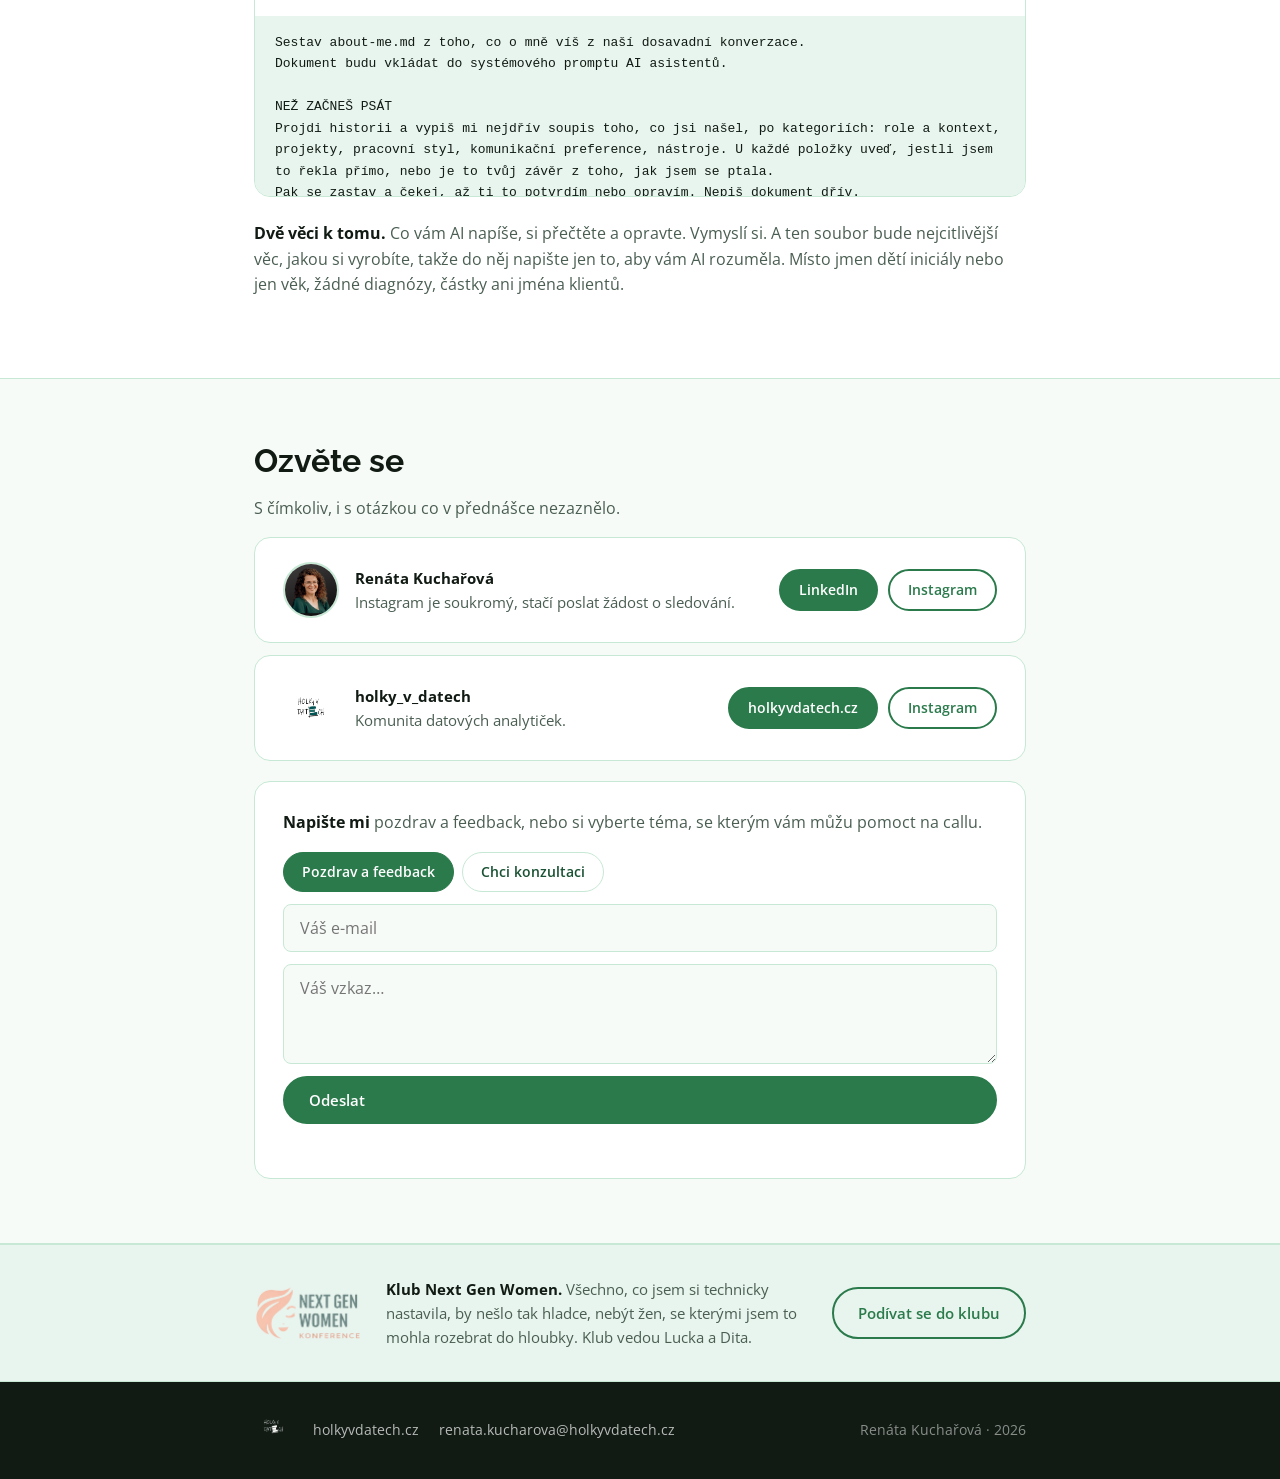
<file: next-gen-women-2026.html>
<!DOCTYPE html>
<html lang="cs">
<head>
<meta charset="UTF-8" />
<meta name="viewport" content="width=device-width, initial-scale=1.0" />
<title>Renáta Kuchařová · Next Gen Women 2026</title>
<meta name="robots" content="noindex, nofollow" />
<link rel="icon" type="image/svg+xml" href="assets/favicon.svg" />
<link rel="preconnect" href="https://fonts.googleapis.com" />
<link rel="preconnect" href="https://fonts.gstatic.com" crossorigin />
<link href="https://fonts.googleapis.com/css2?family=Open+Sans:wght@400;500;600;700&family=Raleway:wght@600;700;800&display=swap" rel="stylesheet" />
<style>
:root{
  --green:#2a7a4b; --green-light:#e8f5ee; --green-mid:#c6e8d4; --green-dark:#1a5233;
  --ink:#111b14; --ink-soft:#4a5e52; --white:#ffffff; --off-white:#f7fbf8;
  --radius:16px; --radius-sm:8px;
  --shadow:0 4px 24px rgba(42,122,75,.12); --shadow-lg:0 12px 40px rgba(42,122,75,.18);
  --font:'Open Sans',system-ui,sans-serif; --font-serif:'Raleway',sans-serif;
}
*,*::before,*::after{box-sizing:border-box;margin:0;padding:0}
body{font-family:var(--font);font-size:1rem;line-height:1.6;color:var(--ink-soft);background:var(--white);-webkit-font-smoothing:antialiased}
.container{max-width:820px;margin:0 auto;padding:0 24px}
h1,h2{font-family:var(--font-serif);color:var(--ink);font-weight:700;line-height:1.15}
h1{font-size:clamp(1.75rem,3.5vw,2.5rem)}
h2{font-size:clamp(1.5rem,3vw,2rem);margin-bottom:16px}
h3{font-family:var(--font);font-size:1.0625rem;font-weight:700;color:var(--ink);margin:0 0 8px}
p{margin:0 0 16px}
a{color:var(--green)}
.pill{display:inline-block;padding:4px 14px;background:var(--green-light);color:var(--green-dark);border-radius:100px;font-size:.8125rem;font-weight:600;letter-spacing:.04em;text-transform:uppercase}

/* NAV */
.nav-wrapper{position:sticky;top:0;z-index:10;background:rgba(255,255,255,.9);backdrop-filter:blur(12px);border-bottom:1px solid var(--green-mid)}
.nav{display:flex;align-items:center;gap:10px;padding-top:14px;padding-bottom:14px}
.nav__logo{display:flex;align-items:center;gap:10px;text-decoration:none}
.nav__logo-img{height:34px;width:auto;display:block}
.nav__logo-text{font-family:var(--font);font-weight:700;font-size:.9375rem;color:var(--ink)}
.nav__tag{margin-left:auto;font-size:.8125rem;color:var(--ink-soft)}

/* SECTIONS */
section{padding:64px 0}
section.alt{background:var(--off-white);border-top:1px solid var(--green-mid);border-bottom:1px solid var(--green-mid)}

/* HERO */
.hero{padding:56px 0 48px}
.hero__inner{display:grid;grid-template-columns:1.3fr 1fr;gap:40px;align-items:center}
.hero__photo{width:100%;aspect-ratio:1/1;border-radius:var(--radius);overflow:hidden;box-shadow:var(--shadow-lg);background:var(--green-light) center/cover no-repeat}
.hero__photo img{width:100%;height:100%;object-fit:cover;display:block}
.hero .lead{font-size:1.125rem}

/* STEPS */
.steps{list-style:none;margin:24px 0 0;border:1px solid var(--green-mid);border-radius:var(--radius);overflow:hidden;background:var(--white)}
.steps li{display:flex;gap:16px;padding:20px 24px;border-bottom:1px solid var(--green-mid)}
.steps li:last-child{border-bottom:none}
.steps b{font-family:var(--font-serif);font-size:1.25rem;color:var(--green);flex:0 0 24px;line-height:1.4}
.steps span{font-size:.9375rem}
.steps span strong{color:var(--ink)}

/* PROMPT */
.prompt{background:var(--white);border:1px solid var(--green-mid);border-radius:var(--radius);overflow:hidden;margin-bottom:16px}
.prompt__head{display:flex;align-items:center;justify-content:space-between;gap:12px;padding:16px 16px 16px 20px}
.prompt__title{font-family:var(--font);font-size:1.125rem;font-weight:700;color:var(--ink)}
.prompt__actions{display:flex;gap:6px;flex-shrink:0}
.icon-btn{display:inline-flex;align-items:center;justify-content:center;width:32px;height:32px;padding:0;border-radius:50%;border:1.5px solid var(--green-mid);background:var(--white);color:var(--green-dark);cursor:pointer;transition:background .15s,border-color .15s,color .15s}
.icon-btn:hover{background:var(--green-light);border-color:var(--green)}
.icon-btn svg{width:16px;height:16px;display:block}
.icon-btn .chevron{transition:transform .2s}
.icon-btn.is-expanded .chevron{transform:rotate(180deg)}
.icon-btn .icon-check{display:none}
.icon-btn.is-copied .icon-copy{display:none}
.icon-btn.is-copied .icon-check{display:block}
.icon-btn.is-copied{border-color:var(--green);color:var(--green)}
.prompt__body{margin:0;white-space:pre-wrap;font-family:ui-monospace,SFMono-Regular,'SF Mono',Menlo,Consolas,'Liberation Mono',monospace;font-size:.8125rem;line-height:1.65;color:var(--ink);background:var(--green-light);padding:16px 20px;max-height:180px;overflow-y:auto;transition:max-height .25s ease}
.prompt__body.expanded{max-height:2400px}

/* BUTTONS */
.btn{display:inline-flex;align-items:center;gap:8px;padding:12px 24px;background:var(--green);color:var(--white);border:2px solid var(--green);border-radius:100px;font-family:var(--font);font-size:.9375rem;font-weight:600;text-decoration:none;cursor:pointer;transition:background .2s,transform .15s,box-shadow .2s}
.btn:hover{background:var(--green-dark);border-color:var(--green-dark);transform:translateY(-1px);box-shadow:var(--shadow)}
.btn--ghost{background:transparent;color:var(--green)}
.btn--ghost:hover{background:var(--green-light)}
.btn--sm{padding:8px 18px;font-size:.875rem}

/* CONTACT STRIP (avatar + links, mirrors o-nas.html founder-strip) */
.contact-strip{display:flex;align-items:center;gap:16px;flex-wrap:wrap;background:var(--white);border:1px solid var(--green-mid);border-radius:var(--radius);padding:24px 28px}
.contact-strip__avatar{width:56px;height:56px;border-radius:50%;object-fit:cover;object-position:center top;border:2px solid var(--green-mid);flex-shrink:0}
.contact-strip + .contact-strip{margin-top:12px}
.contact-strip__logo{height:56px;width:56px;object-fit:contain;flex-shrink:0}
.contact-strip__text{flex:1 1 220px;margin:0;font-size:.9375rem}
.contact-strip__text strong{color:var(--ink)}
.contact-strip__links{display:flex;gap:10px;flex-wrap:wrap}

/* FORM (rychlý vzkaz) */
.form{background:var(--white);border:1px solid var(--green-mid);border-radius:var(--radius);padding:28px;margin-top:20px}
.form-row{display:flex;flex-direction:column;gap:12px;margin-top:16px}
[hidden]{display:none!important}
.form input[type="email"],.form select,.form textarea{padding:12px 16px;border:1.5px solid var(--green-mid);border-radius:var(--radius-sm);font-family:var(--font);font-size:1rem;color:var(--ink);background:var(--off-white);resize:vertical}
.form textarea{min-height:100px}
.form input[type="email"]:focus,.form select:focus,.form textarea:focus{outline:none;border-color:var(--green);box-shadow:0 0 0 3px rgba(42,122,75,.12)}
.choice{display:flex;gap:8px;flex-wrap:wrap}
.choice label{position:relative;cursor:pointer}
.choice input{position:absolute;opacity:0;pointer-events:none}
.choice span{display:inline-block;padding:8px 18px;border:1.5px solid var(--green-mid);border-radius:100px;font-size:.875rem;font-weight:600;color:var(--green-dark);background:var(--white);transition:background .15s,border-color .15s,color .15s}
.choice label:hover span{background:var(--green-light)}
.choice input:checked + span{background:var(--green);border-color:var(--green);color:var(--white)}
.choice input:focus-visible + span{box-shadow:0 0 0 3px rgba(42,122,75,.25)}
.form .note{font-size:.8125rem;margin:14px 0 0}

/* KLUB STRIP */
.klub-strip{background:var(--green-light);border-top:1px solid var(--green-mid);border-bottom:1px solid var(--green-mid);padding:32px 0}
.klub-strip__inner{display:flex;align-items:center;gap:24px;flex-wrap:wrap}
.klub-strip__logo{height:56px;width:auto;flex-shrink:0}
.klub-strip p{margin:0;font-size:.9375rem;flex:1 1 240px}
.klub-strip p strong{color:var(--ink)}

/* FOOTER */
footer{background:var(--ink);padding:32px 0;color:rgba(255,255,255,.7);font-size:.875rem}
footer .container{display:flex;gap:20px;flex-wrap:wrap;align-items:center}
footer a{color:rgba(255,255,255,.7);text-decoration:none}
footer a:hover{color:#fff}
footer .footer__logo{height:26px;filter:brightness(0) invert(1)}
footer .sep{margin-left:auto;color:rgba(255,255,255,.5)}

@media(max-width:640px){
  .hero__inner{grid-template-columns:1fr}
  .hero__photo{max-width:280px;margin:0 auto}
  section{padding:48px 0}
  footer .sep{margin-left:0}
}
</style>
</head>
<body>

<div class="nav-wrapper">
  <nav class="nav container">
    <a href="https://www.holkyvdatech.cz" class="nav__logo">
      <img src="assets/logo.png" alt="holky_v_datech" class="nav__logo-img" />
      <span class="nav__logo-text">holky_v_datech</span>
    </a>
    <span class="nav__tag">Konference Next Gen Women 2026</span>
  </nav>
</div>

<header class="hero">
  <div class="container hero__inner">
    <div>
      <span class="pill">Konference Next Gen Women 2026</span>
      <h1 style="margin-top:20px">Viděly jste mě mluvit o tom, jak si s AI ulevit od toho, co nosíte v hlavě.</h1>
      <p class="lead">Jsem Renáta Kuchařová. Čtrnáct let jsem pracovala ve velkých firmách, nejdřív v auditu, pak jsem vedla finanční tým a šest let byla datovou analytičkou. Od února 2026 mám vlastní firmu NextChange AI a pomáhám firmám zavádět AI do financí a účetnictví. Vedle toho vedu komunitu holky_v_datech. Jsem máma tří dětí a žiju v Brně.</p>
    </div>
    <div class="hero__photo">
      <img src="assets/fotky_zelene/DSC08028-Edit.jpg" alt="Renáta Kuchařová" />
    </div>
  </div>
</header>

<section class="alt">
  <div class="container">
    <h2>Tři věci z přednášky</h2>
    <ol class="steps">
      <li><b>1</b><span><strong>Škála L1 až L6.</strong> Šest úrovní, jak se dá AI používat, od pasivního hledání v Googlu po stavění vlastních nástrojů. Cíl není doskákat na šestku. Cíl je vědět, kde stojíte, a udělat jeden krok.</span></li>
      <li><b>2</b><span><strong>Dokument o sobě.</strong> Jeden textový soubor, ve kterém je, kdo jste, jak chcete komunikovat a co do AI dávat nechcete. Nejmenší investice s největším dopadem. Prompty na jeho vytvoření máte níž.</span></li>
      <li><b>3</b><span><strong>Postup na cokoliv.</strong> Pojmenujte konkrétní problém. Rozhodněte, jak moc to chcete automatizovat. Teprve pak jděte do AI, a to na úrovni, kterou jste si vybraly.</span></li>
    </ol>
  </div>
</section>

<section>
  <div class="container">
    <h2>Prompty na dokument o sobě</h2>
    <p>Slíbila jsem je v přednášce, tak si je tady rovnou vezměte. Vyberte jeden podle toho, jak dlouho už s AI mluvíte, a vložte ho do ChatGPT nebo Claude.</p>

    <div class="prompt">
      <div class="prompt__head">
        <span class="prompt__title">Když s AI teprve začínáte</span>
        <div class="prompt__actions">
          <button class="icon-btn" data-copy aria-label="Zkopírovat do AI" title="Zkopírovat do AI">
            <svg class="icon-copy" viewBox="0 0 24 24" fill="none" stroke="currentColor" stroke-width="2" stroke-linecap="round" stroke-linejoin="round"><rect x="9" y="9" width="13" height="13" rx="2"/><path d="M5 15H4a2 2 0 0 1-2-2V4a2 2 0 0 1 2-2h9a2 2 0 0 1 2 2v1"/></svg>
            <svg class="icon-check" viewBox="0 0 24 24" fill="none" stroke="currentColor" stroke-width="2" stroke-linecap="round" stroke-linejoin="round"><polyline points="20 6 9 17 4 12"/></svg>
          </button>
          <button class="icon-btn" data-toggle aria-label="Rozbalit prompt" title="Rozbalit prompt">
            <svg class="chevron" viewBox="0 0 24 24" fill="none" stroke="currentColor" stroke-width="2" stroke-linecap="round" stroke-linejoin="round"><polyline points="6 9 12 15 18 9"/></svg>
          </button>
        </div>
      </div>
      <pre class="prompt__body">Vytvoř se mnou about-me.md, kontextový dokument o mně, který budu vkládat do systémového promptu AI asistentů, aby věděli, s kým pracují.

POSTUP
Nejdřív se zeptej na jednu věc: k čemu přesně dokument použiju a kdo ho bude číst. Podle odpovědi uprav bloky níže.

Pak se mě ptej po blocích:
1. identita a role
2. projekty a co právě běží
3. pracovní styl a rozhodování
4. komunikace a formát výstupů
5. co nechci - opakované chyby asistentů, věci, co mi lezou na nervy, hranice

V každém bloku dej najednou 3 až 5 otázek, očíslované. Po každém bloku se zastav a čekej na mou odpověď. Nepokračuj sám.

DOPTÁVÁNÍ
Když odpovím obecně ("mám ráda strukturu", "chci to stručně"), neber to. Zeptej se na konkrétní příklad nebo na hranici: kdy to neplatí, jak vypadalo poslední selhání, co je moc a co málo. Maximálně dvě doplňující otázky na blok, ať to nezdržuje.

Než se budeš ptát, projdi, co už o mně víš z předchozích konverzací a dostupných souborů. Tyhle věci mi nepokládej jako otázky, jen mi je předlož k potvrzení nebo opravě.

VÝSTUP
Markdown, třetí osoba, čeština, maximálně 800 slov.
Nadpisy podle bloků, v každém plynulý text, odrážky jen na skutečné seznamy (nástroje, projekty).
Osm set slov znamená, že se tam všechno nevejde. Vyber to, co asistentovi nejvíc změní odpověď, zbytek vynech. Na konci mi napiš, co jsi vynechal, ať to můžu přehodit.
Každé tvrzení o mně musí stát na něčem, co jsem řekla. Nedoplňuj, nezobecňuj, nepřidávej vlastnosti, které zní dobře.
Kde mi chybí odpověď, napiš [doplnit] místo domýšlení.
Vynech formulace, které by seděly na kohokoliv jiného v mém oboru.

Na konec přidej sekci "Jak s tímto dokumentem pracovat" - tři až pět vět pro asistenta, co si z toho má vzít prioritně.</pre>
    </div>

    <div class="prompt">
      <div class="prompt__head">
        <span class="prompt__title">Když už máte desítky konverzací</span>
        <div class="prompt__actions">
          <button class="icon-btn" data-copy aria-label="Zkopírovat do AI" title="Zkopírovat do AI">
            <svg class="icon-copy" viewBox="0 0 24 24" fill="none" stroke="currentColor" stroke-width="2" stroke-linecap="round" stroke-linejoin="round"><rect x="9" y="9" width="13" height="13" rx="2"/><path d="M5 15H4a2 2 0 0 1-2-2V4a2 2 0 0 1 2-2h9a2 2 0 0 1 2 2v1"/></svg>
            <svg class="icon-check" viewBox="0 0 24 24" fill="none" stroke="currentColor" stroke-width="2" stroke-linecap="round" stroke-linejoin="round"><polyline points="20 6 9 17 4 12"/></svg>
          </button>
          <button class="icon-btn" data-toggle aria-label="Rozbalit prompt" title="Rozbalit prompt">
            <svg class="chevron" viewBox="0 0 24 24" fill="none" stroke="currentColor" stroke-width="2" stroke-linecap="round" stroke-linejoin="round"><polyline points="6 9 12 15 18 9"/></svg>
          </button>
        </div>
      </div>
      <pre class="prompt__body">Sestav about-me.md z toho, co o mně víš z naší dosavadní konverzace.
Dokument budu vkládat do systémového promptu AI asistentů.

NEŽ ZAČNEŠ PSÁT
Projdi historii a vypiš mi nejdřív soupis toho, co jsi našel, po kategoriích: role a kontext, projekty, pracovní styl, komunikační preference, nástroje. U každé položky uveď, jestli jsem to řekla přímo, nebo je to tvůj závěr z toho, jak jsem se ptala.
Pak se zastav a čekej, až ti to potvrdím nebo opravím. Nepiš dokument dřív.

CO JE FAKT
Fakt je něco, co jsem řekla vlastními slovy. Není to:
- tvůj závěr z toho, jak jsem formulovala zadání
- vlastnost, kterou sis odvodil z mého chování v chatu
- něco, co jsi navrhl ty a já to jen nezpochybnila
Tyhle věci do dokumentu nedávej. Když si nejsi jistý, zařaď to do soupisu jako závěr, ne jako fakt, a nech mě rozhodnout.

CO VYNECHAT
- věci, které už neplatí: ukončené projekty, nástroje, od kterých jsem odešla, staré priority. Když nevíš, jestli to ještě běží, zeptej se.
- jednorázové zmínky vydávané za vzorec. Když jsem něco řekla jednou, napiš "zmínila jednou", nebo to vynech.
- cokoliv o klientech, jejich lidech a interních věcech. Dokument jde do každé konverzace, tohle tam nepatří. Roli a typ práce ano, konkrétní klientské detaily ne.

VÝSTUP
Markdown, třetí osoba, čeština, maximálně 800 slov.
Nadpisy podle kategorií, plynulý text, odrážky jen na skutečné seznamy.
Osm set slov znamená výběr. Nech to, co asistentovi nejvíc změní odpověď.
Sekce "Jak s tímto dokumentem pracovat" na konec, tři až pět vět.

PO DOKUMENTU
Přidej dvě krátké sekce mimo hlavní text:
- Co jsem vynechal kvůli limitu
- Co o tobě nevím: tři až pět konkrétních mezer, na které se tě mám doptat, ať dokument doplníme</pre>
    </div>

    <p style="margin-top:24px"><strong style="color:var(--ink)">Dvě věci k tomu.</strong> Co vám AI napíše, si přečtěte a opravte. Vymyslí si. A ten soubor bude nejcitlivější věc, jakou si vyrobíte, takže do něj napište jen to, aby vám AI rozuměla. Místo jmen dětí iniciály nebo jen věk, žádné diagnózy, částky ani jména klientů.</p>
  </div>
</section>

<section class="alt">
  <div class="container">
    <h2>Ozvěte se</h2>
    <p>S čímkoliv, i s otázkou co v přednášce nezaznělo.</p>

    <div class="contact-strip">
      <img src="assets/Renata.png" alt="" class="contact-strip__avatar" />
      <p class="contact-strip__text"><strong>Renáta Kuchařová</strong><br>Instagram je soukromý, stačí poslat žádost o sledování.</p>
      <div class="contact-strip__links">
        <a class="btn btn--sm" href="https://www.linkedin.com/in/ren%C3%A1ta-kucha%C5%99ov%C3%A1-84067116" target="_blank" rel="noopener">LinkedIn</a>
        <a class="btn btn--sm btn--ghost" href="https://instagram.com/renca_kucharova" target="_blank" rel="noopener">Instagram</a>
      </div>
    </div>

    <div class="contact-strip">
      <img src="assets/logo.png" alt="" class="contact-strip__logo" />
      <p class="contact-strip__text"><strong>holky_v_datech</strong><br>Komunita datových analytiček.</p>
      <div class="contact-strip__links">
        <a class="btn btn--sm" href="https://www.holkyvdatech.cz" target="_blank" rel="noopener">holkyvdatech.cz</a>
        <a class="btn btn--sm btn--ghost" href="https://instagram.com/holkyvdatech" target="_blank" rel="noopener">Instagram</a>
      </div>
    </div>

    <div class="form">
      <p style="margin:0"><strong style="color:var(--ink)">Napište mi</strong> pozdrav a feedback, nebo si vyberte téma, se kterým vám můžu pomoct na callu.</p>
      <form class="form-row" id="message-form">
        <input type="checkbox" name="botcheck" style="display:none" tabindex="-1" autocomplete="off">
        <input type="hidden" name="access_key" value="6310b1e7-7460-48ce-9ba1-e3d800b2e5f9">
        <input type="hidden" name="subject" value="Vzkaz z Next Gen Women">
        <input type="hidden" name="from_name" value="Next Gen Women – web">
        <div class="choice" role="radiogroup" aria-label="Typ zprávy">
          <label><input type="radio" name="typ" value="Pozdrav / feedback" checked><span>Pozdrav a feedback</span></label>
          <label><input type="radio" name="typ" value="Konzultace"><span>Chci konzultaci</span></label>
        </div>
        <select name="tema" id="msg-topic" aria-label="Téma konzultace" hidden disabled>
          <option value="" selected disabled>Vyberte téma</option>
          <option>První kroky s AI a výběr úrovně</option>
          <option>Dokument o sobě (about-me.md)</option>
          <option>Kontext a bezpečnost dat v AI</option>
          <option>Automatizace ve financích a účetnictví</option>
          <option>Něco jiného</option>
        </select>
        <input type="email" name="email" id="msg-email" placeholder="Váš e-mail" required>
        <textarea name="message" id="msg-body" placeholder="Váš vzkaz…" required></textarea>
        <button class="btn" type="submit">Odeslat</button>
        <p class="note" id="msg-status" role="status"></p>
      </form>
    </div>
  </div>
</section>

<div class="klub-strip">
  <div class="container klub-strip__inner">
    <img src="assets/Konference/logo-full-trimmed.png" alt="Next Gen Women Konference" class="klub-strip__logo">
    <p><strong>Klub Next Gen Women.</strong> Všechno, co jsem si technicky nastavila, by nešlo tak hladce, nebýt žen, se kterými jsem to mohla rozebrat do hloubky. Klub vedou Lucka a Dita.</p>
    <a class="btn btn--ghost" href="https://nextgenwomen.cz/klub-next-gen-women/" target="_blank" rel="noopener">Podívat se do klubu</a>
  </div>
</div>

<footer>
  <div class="container">
    <a href="https://www.holkyvdatech.cz"><img src="assets/logo.png" alt="holky_v_datech" class="footer__logo"></a>
    <a href="https://www.holkyvdatech.cz">holkyvdatech.cz</a>
    <a href="mailto:renata.kucharova@holkyvdatech.cz">renata.kucharova@holkyvdatech.cz</a>
    <span class="sep">Renáta Kuchařová · 2026</span>
  </div>
</footer>

<script>
document.querySelectorAll('[data-copy]').forEach(function(b){
  b.addEventListener('click',function(){
    var t=b.closest('.prompt').querySelector('pre').innerText;
    navigator.clipboard.writeText(t).then(function(){
      b.classList.add('is-copied');
      setTimeout(function(){ b.classList.remove('is-copied'); },1600);
    });
  });
});

document.querySelectorAll('[data-toggle]').forEach(function(b){
  b.addEventListener('click',function(){
    var body=b.closest('.prompt').querySelector('.prompt__body');
    var expanded=body.classList.toggle('expanded');
    b.classList.toggle('is-expanded',expanded);
    var label=expanded?'Sbalit prompt':'Rozbalit prompt';
    b.setAttribute('aria-label',label);
    b.title=label;
  });
});

var msgForm = document.getElementById('message-form');
var topicSelect = document.getElementById('msg-topic');
var msgBody = document.getElementById('msg-body');

function syncMessageType(){
  var consult = msgForm.elements['typ'].value === 'Konzultace';
  topicSelect.hidden = !consult;
  topicSelect.disabled = !consult;
  topicSelect.required = consult;
  msgBody.placeholder = consult ? 'Popište ve dvou třech větách, s čím potřebujete pomoct…' : 'Váš vzkaz…';
}
msgForm.addEventListener('change', syncMessageType);
msgForm.addEventListener('reset', function(){ setTimeout(syncMessageType, 0); });

msgForm.addEventListener('submit', function(e){
  e.preventDefault();
  var form = e.target;
  var status = document.getElementById('msg-status');
  var button = form.querySelector('button[type="submit"]');
  var data = Object.fromEntries(new FormData(form));
  if (data.typ === 'Konzultace') data.subject = 'Konzultace: ' + data.tema;
  button.disabled = true;
  status.textContent = 'Odesílám…';
  fetch('https://api.web3forms.com/submit', {
    method: 'POST',
    headers: { 'Content-Type': 'application/json', Accept: 'application/json' },
    body: JSON.stringify(data)
  })
    .then(function(r){ return r.json(); })
    .then(function(data){
      if (data.success) {
        status.textContent = 'Odesláno.';
        form.reset();
      } else {
        status.textContent = 'Nepovedlo se odeslat, zkuste to prosím znovu.';
      }
    })
    .catch(function(){
      status.textContent = 'Nepovedlo se odeslat, zkuste to prosím znovu.';
    })
    .finally(function(){ button.disabled = false; });
});
</script>
</body>
</html>
</file>
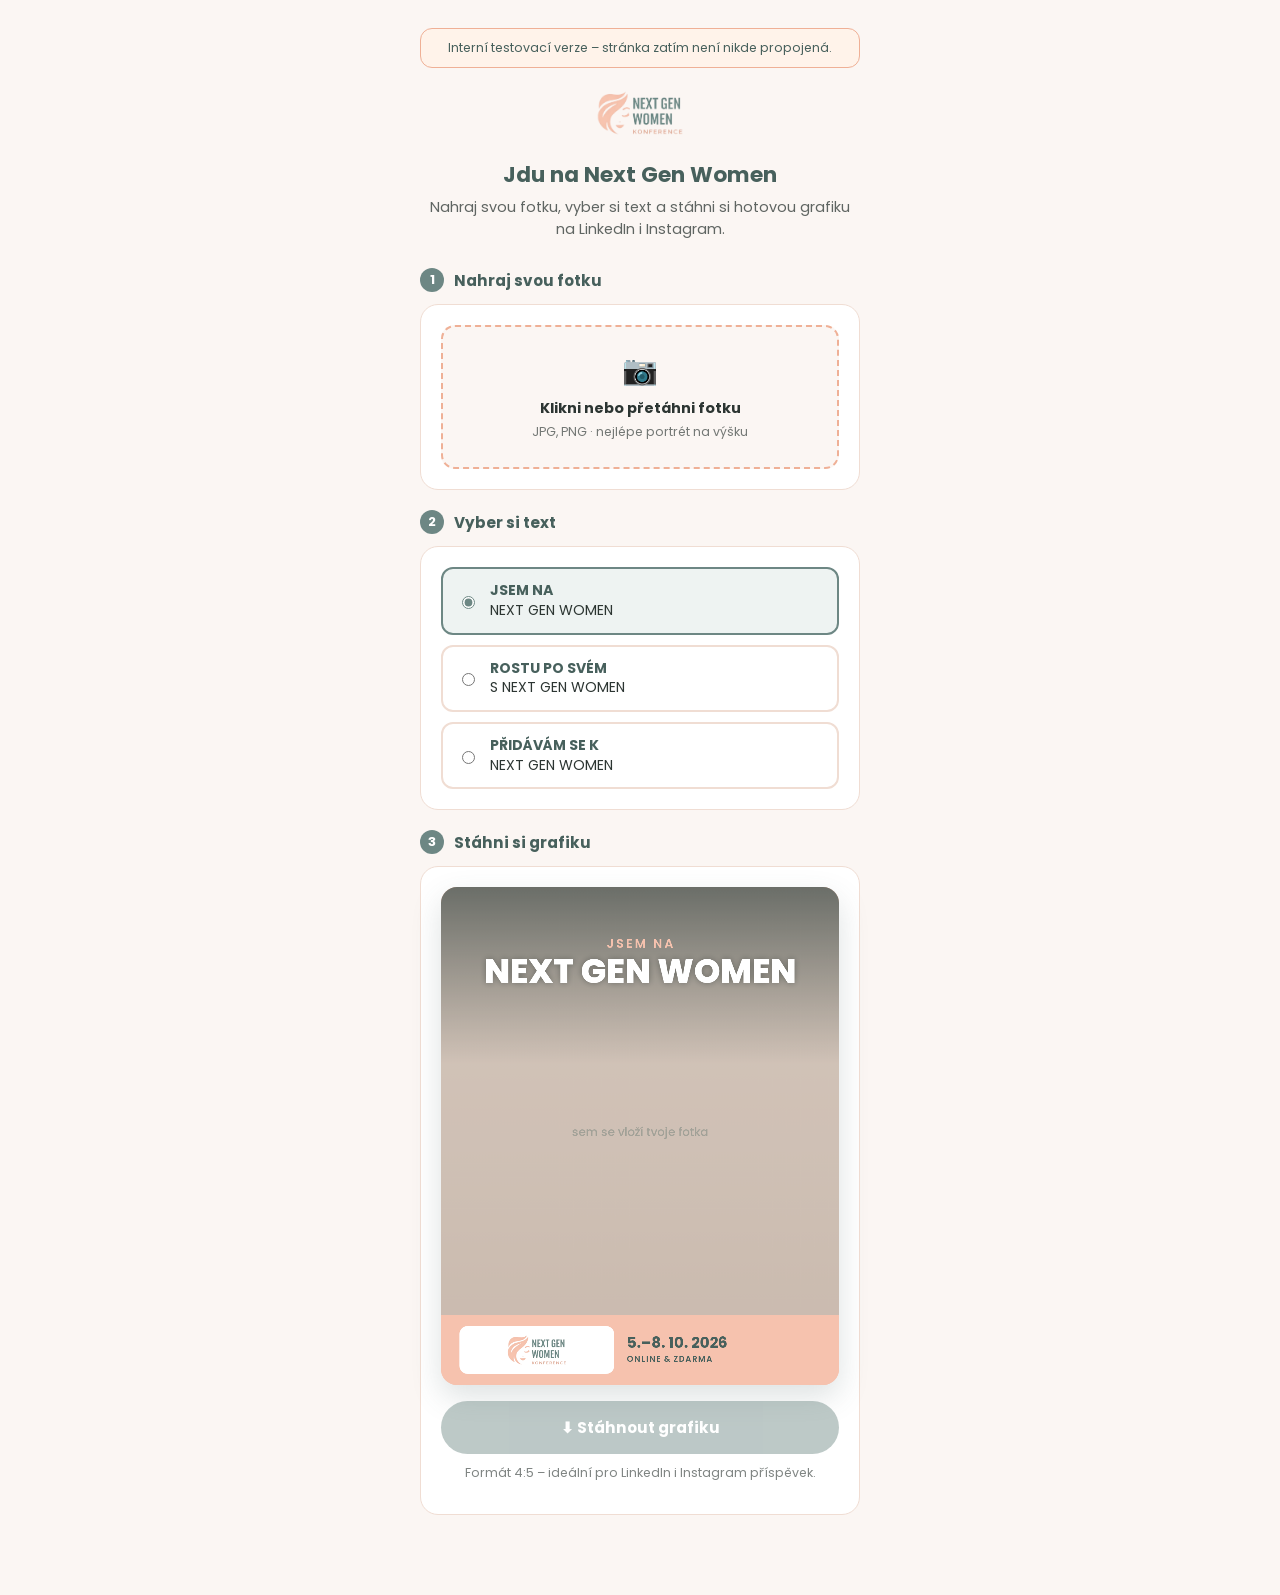
<file: next-gen-women-poster.html>
<!DOCTYPE html>
<html lang="cs">
<head>
<meta charset="UTF-8" />
<meta name="viewport" content="width=device-width, initial-scale=1.0" />
<title>Jdu na Next Gen Women – vytvoř si grafiku</title>
<meta name="robots" content="noindex, nofollow" />
<link rel="preconnect" href="https://fonts.googleapis.com" />
<link rel="preconnect" href="https://fonts.gstatic.com" crossorigin />
<link href="https://fonts.googleapis.com/css2?family=Poppins:wght@400;500;600;700;800&display=swap" rel="stylesheet" />
<style>
  :root {
    --peach: #f6c2ae;
    --peach-deep: #efb096;
    --teal: #6d8784;
    --teal-dark: #47605c;
    --ink: #2c3532;
    --white: #ffffff;
    --off-white: #fbf6f3;
  }
  * { box-sizing: border-box; }
  body {
    margin: 0;
    font-family: 'Poppins', sans-serif;
    background: var(--off-white);
    color: var(--ink);
  }
  .wrap {
    max-width: 480px;
    margin: 0 auto;
    padding: 28px 20px 60px;
  }
  .brand {
    display: flex;
    align-items: center;
    justify-content: center;
    gap: 10px;
    margin-bottom: 22px;
  }
  .brand img { height: 46px; }
  h1 {
    font-size: 1.35rem;
    font-weight: 700;
    text-align: center;
    margin: 0 0 6px;
    color: var(--teal-dark);
  }
  .sub {
    text-align: center;
    font-size: 0.9rem;
    color: var(--ink);
    opacity: 0.75;
    margin: 0 0 28px;
    line-height: 1.5;
  }
  .step-label {
    display: flex;
    align-items: center;
    gap: 10px;
    font-weight: 700;
    font-size: 0.95rem;
    color: var(--teal-dark);
    margin-bottom: 12px;
  }
  .step-num {
    width: 24px;
    height: 24px;
    border-radius: 50%;
    background: var(--teal);
    color: var(--white);
    display: flex;
    align-items: center;
    justify-content: center;
    font-size: 0.8rem;
    flex-shrink: 0;
  }
  .card {
    background: var(--white);
    border: 1px solid #f0ddd3;
    border-radius: 18px;
    padding: 20px;
    margin-bottom: 20px;
  }
  .dropzone {
    border: 2px dashed var(--peach-deep);
    border-radius: 14px;
    padding: 22px 16px;
    text-align: center;
    cursor: pointer;
    background: var(--off-white);
    transition: background 0.15s ease;
  }
  .dropzone:hover, .dropzone.drag {
    background: #fdece4;
  }
  .dropzone .icon { font-size: 1.8rem; margin-bottom: 6px; }
  .dropzone p { margin: 4px 0; font-size: 0.9rem; }
  .dropzone .hint { font-size: 0.78rem; opacity: 0.65; }
  input[type="file"] { display: none; }

  .variants {
    display: flex;
    flex-direction: column;
    gap: 10px;
  }
  .variant {
    display: flex;
    align-items: center;
    gap: 12px;
    border: 2px solid #f0ddd3;
    border-radius: 12px;
    padding: 12px 14px;
    cursor: pointer;
    font-size: 0.88rem;
    line-height: 1.4;
  }
  .variant input { accent-color: var(--teal); flex-shrink: 0; }
  .variant.active {
    border-color: var(--teal);
    background: #eef3f2;
  }
  .variant b { display: block; color: var(--teal-dark); }

  canvas#poster {
    width: 100%;
    height: auto;
    display: block;
    border-radius: 16px;
    box-shadow: 0 12px 30px rgba(71, 96, 92, 0.18);
    background: var(--peach);
  }

  .btn {
    display: block;
    width: 100%;
    text-align: center;
    background: var(--teal);
    color: var(--white);
    border: none;
    border-radius: 100px;
    padding: 15px 20px;
    font-family: inherit;
    font-weight: 700;
    font-size: 0.95rem;
    cursor: pointer;
    margin-top: 16px;
  }
  .btn:disabled { opacity: 0.45; cursor: not-allowed; }
  .btn:not(:disabled):hover { background: var(--teal-dark); }

  .note {
    text-align: center;
    font-size: 0.78rem;
    opacity: 0.6;
    margin-top: 10px;
  }

  .preview-flag {
    background: #fff3ea;
    border: 1px solid var(--peach-deep);
    border-radius: 12px;
    padding: 10px 14px;
    font-size: 0.78rem;
    color: var(--teal-dark);
    text-align: center;
    margin-bottom: 22px;
  }
</style>
</head>
<body>

<div class="wrap">

  <div class="preview-flag">Interní testovací verze – stránka zatím není nikde propojená.</div>

  <div class="brand">
    <img src="assets/Konference/logo-full-trimmed.png" alt="Next Gen Women Konference" />
  </div>

  <h1>Jdu na Next Gen Women</h1>
  <p class="sub">Nahraj svou fotku, vyber si text a stáhni si hotovou grafiku na LinkedIn i Instagram.</p>

  <div class="step-label"><span class="step-num">1</span> Nahraj svou fotku</div>
  <div class="card">
    <div class="dropzone" id="dropzone">
      <div class="icon">📷</div>
      <p><strong>Klikni nebo přetáhni fotku</strong></p>
      <p class="hint">JPG, PNG · nejlépe portrét na výšku</p>
      <input type="file" id="fileInput" accept="image/*" />
    </div>
  </div>

  <div class="step-label"><span class="step-num">2</span> Vyber si text</div>
  <div class="card">
    <div class="variants" id="variants">
      <label class="variant active">
        <input type="radio" name="variant" value="0" checked />
        <span><b>JSEM NA</b>NEXT GEN WOMEN</span>
      </label>
      <label class="variant">
        <input type="radio" name="variant" value="1" />
        <span><b>ROSTU PO SVÉM</b>S NEXT GEN WOMEN</span>
      </label>
      <label class="variant">
        <input type="radio" name="variant" value="2" />
        <span><b>PŘIDÁVÁM SE K</b>NEXT GEN WOMEN</span>
      </label>
    </div>
  </div>

  <div class="step-label"><span class="step-num">3</span> Stáhni si grafiku</div>
  <div class="card">
    <canvas id="poster" width="1080" height="1350"></canvas>
    <button class="btn" id="downloadBtn" disabled>⬇ Stáhnout grafiku</button>
    <p class="note">Formát 4:5 – ideální pro LinkedIn i Instagram příspěvek.</p>
  </div>

</div>

<script>
const COLORS = {
  peach: '#f6c2ae',
  peachDeep: '#efb096',
  teal: '#6d8784',
  tealDark: '#47605c',
  white: '#ffffff'
};

const VARIANTS = [
  { small: 'JSEM NA', big: 'NEXT GEN WOMEN' },
  { small: 'ROSTU PO SVÉM', big: 'S NEXT GEN WOMEN' },
  { small: 'PŘIDÁVÁM SE K', big: 'NEXT GEN WOMEN' }
];

const canvas = document.getElementById('poster');
const ctx = canvas.getContext('2d');
const W = canvas.width, H = canvas.height;

let userPhoto = null;
let variantIndex = 0;
const logoImg = new Image();
logoImg.src = 'assets/Konference/logo-full-trimmed.png';
let logoReady = false;
logoImg.onload = () => { logoReady = true; draw(); };

function fitText(ctx, text, maxWidth, startSize, weight, minSize = 30) {
  let size = startSize;
  while (size > minSize) {
    ctx.font = `${weight} ${size}px Poppins, sans-serif`;
    if (ctx.measureText(text).width <= maxWidth) break;
    size -= 2;
  }
  return size;
}

function drawSpaced(ctx, text, cx, y, spacing) {
  const widths = [...text].map(ch => ctx.measureText(ch).width);
  const total = widths.reduce((a, b) => a + b, 0) + spacing * (text.length - 1);
  let x = cx - total / 2;
  [...text].forEach((ch, i) => {
    ctx.fillText(ch, x + widths[i] / 2, y);
    x += widths[i] + spacing;
  });
}

function roundRect(ctx, x, y, w, h, r) {
  ctx.beginPath();
  ctx.moveTo(x + r, y);
  ctx.arcTo(x + w, y, x + w, y + h, r);
  ctx.arcTo(x + w, y + h, x, y + h, r);
  ctx.arcTo(x, y + h, x, y, r);
  ctx.arcTo(x, y, x + w, y, r);
  ctx.closePath();
}

function drawPlaceholderBg() {
  const g = ctx.createLinearGradient(0, 0, 0, H);
  g.addColorStop(0, '#e9d3c7');
  g.addColorStop(1, '#dcc3b6');
  ctx.fillStyle = g;
  ctx.fillRect(0, 0, W, H);
  ctx.fillStyle = 'rgba(71,96,92,0.35)';
  ctx.font = '500 32px Poppins, sans-serif';
  ctx.textAlign = 'center';
  ctx.fillText('sem se vloží tvoje fotka', W / 2, H / 2);
}

function drawPhotoCover(img) {
  const canvasRatio = W / H;
  const imgRatio = img.width / img.height;
  let sx, sy, sw, sh;
  if (imgRatio > canvasRatio) {
    sh = img.height;
    sw = sh * canvasRatio;
    sy = 0;
    sx = (img.width - sw) / 2;
  } else {
    sw = img.width;
    sh = sw / canvasRatio;
    sx = 0;
    sy = (img.height - sh) / 2;
  }
  ctx.drawImage(img, sx, sy, sw, sh, 0, 0, W, H);
}

function draw() {
  ctx.clearRect(0, 0, W, H);

  if (userPhoto) {
    drawPhotoCover(userPhoto);
  } else {
    drawPlaceholderBg();
  }

  // scrim for headline legibility
  const topScrim = ctx.createLinearGradient(0, 0, 0, 480);
  topScrim.addColorStop(0, 'rgba(30,40,38,0.62)');
  topScrim.addColorStop(1, 'rgba(30,40,38,0)');
  ctx.fillStyle = topScrim;
  ctx.fillRect(0, 0, W, 480);

  // brand tint over whole photo
  ctx.fillStyle = 'rgba(109,135,132,0.16)';
  ctx.fillRect(0, 0, W, H);

  // headline
  const v = VARIANTS[variantIndex];
  const maxWidth = W - 140;
  ctx.textAlign = 'center';
  ctx.textBaseline = 'alphabetic';

  ctx.font = '600 34px Poppins, sans-serif';
  ctx.fillStyle = COLORS.peach;
  drawSpaced(ctx, v.small, W / 2, 165, 6);

  const bigSize = fitText(ctx, v.big, maxWidth, 92, 800);
  ctx.font = `800 ${bigSize}px Poppins, sans-serif`;
  ctx.fillStyle = COLORS.white;
  ctx.shadowColor = 'rgba(20,28,26,0.35)';
  ctx.shadowBlur = 18;
  ctx.fillText(v.big, W / 2, 260);
  ctx.shadowBlur = 0;

  // bottom bar
  const barH = 190;
  const barY = H - barH;
  ctx.fillStyle = COLORS.peach;
  ctx.fillRect(0, barY, W, barH);

  // logo badge
  const badgeX = 50, badgeW = 420, badgeH = 130;
  const badgeY = barY + (barH - badgeH) / 2;
  ctx.fillStyle = COLORS.white;
  roundRect(ctx, badgeX, badgeY, badgeW, badgeH, 22);
  ctx.fill();

  if (logoReady) {
    const pad = 22;
    const maxLogoW = badgeW - pad * 2;
    const maxLogoH = badgeH - pad * 2;
    const ratio = logoImg.width / logoImg.height;
    let lw = maxLogoW, lh = lw / ratio;
    if (lh > maxLogoH) { lh = maxLogoH; lw = lh * ratio; }
    const lx = badgeX + (badgeW - lw) / 2;
    const ly = badgeY + (badgeH - lh) / 2;
    ctx.drawImage(logoImg, lx, ly, lw, lh);
  }

  // date + tag
  const textX = badgeX + badgeW + 34;
  const textMaxW = W - 50 - textX;
  ctx.textAlign = 'left';
  ctx.fillStyle = COLORS.tealDark;
  const dateSize = fitText(ctx, '5.–8. 10. 2026', textMaxW, 40, 700);
  ctx.font = `700 ${dateSize}px Poppins, sans-serif`;
  ctx.fillText('5.–8. 10. 2026', textX, barY + barH / 2 - 6);

  ctx.font = '600 22px Poppins, sans-serif';
  drawTracked(ctx, 'ONLINE & ZDARMA', textX, barY + barH / 2 + 32, 2);
}

function drawTracked(ctx, text, x, y, spacing) {
  let cx = x;
  [...text].forEach(ch => {
    ctx.fillText(ch, cx, y);
    cx += ctx.measureText(ch).width + spacing;
  });
}

// --- interactions ---
const dropzone = document.getElementById('dropzone');
const fileInput = document.getElementById('fileInput');
const downloadBtn = document.getElementById('downloadBtn');

function loadFile(file) {
  if (!file || !file.type.startsWith('image/')) return;
  const reader = new FileReader();
  reader.onload = e => {
    const img = new Image();
    img.onload = () => {
      userPhoto = img;
      downloadBtn.disabled = false;
      draw();
    };
    img.src = e.target.result;
  };
  reader.readAsDataURL(file);
}

dropzone.addEventListener('click', () => fileInput.click());
fileInput.addEventListener('change', e => loadFile(e.target.files[0]));
['dragover', 'dragenter'].forEach(evt =>
  dropzone.addEventListener(evt, e => { e.preventDefault(); dropzone.classList.add('drag'); })
);
['dragleave', 'drop'].forEach(evt =>
  dropzone.addEventListener(evt, e => { e.preventDefault(); dropzone.classList.remove('drag'); })
);
dropzone.addEventListener('drop', e => loadFile(e.dataTransfer.files[0]));

document.querySelectorAll('input[name="variant"]').forEach(radio => {
  radio.addEventListener('change', e => {
    variantIndex = parseInt(e.target.value, 10);
    document.querySelectorAll('.variant').forEach(l => l.classList.remove('active'));
    e.target.closest('.variant').classList.add('active');
    draw();
  });
});

downloadBtn.addEventListener('click', () => {
  canvas.toBlob(blob => {
    const url = URL.createObjectURL(blob);
    const link = document.createElement('a');
    link.download = 'jdu-na-next-gen-women.png';
    link.href = url;
    document.body.appendChild(link);
    link.click();
    document.body.removeChild(link);
    setTimeout(() => URL.revokeObjectURL(url), 1000);
  }, 'image/png');
});

document.fonts.ready.then(draw);
draw();
</script>

</body>
</html>
</file>
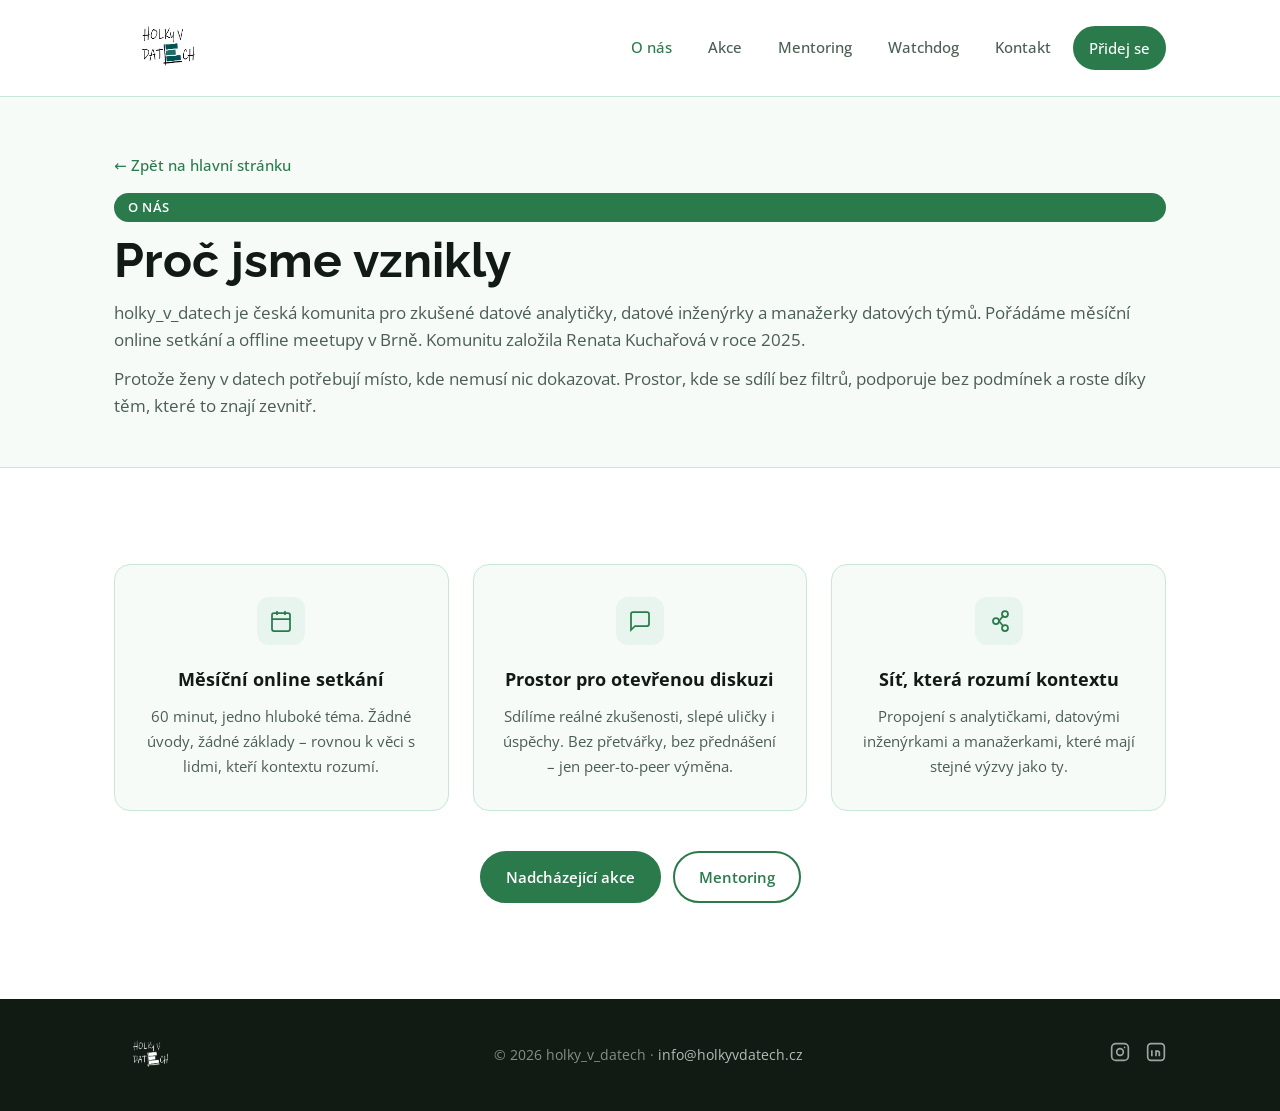
<file: o-nas.html>
<!DOCTYPE html>
<html lang="cs">
<head>
  <meta charset="UTF-8" />
  <meta name="viewport" content="width=device-width, initial-scale=1.0" />
  <title>O nás – holky_v_datech</title>
  <meta name="description" content="holky_v_datech je česká komunita pro zkušené datové analytičky, datové inženýrky a manažerky datových týmů. Proč jsme vznikly a co nabízíme." />
  <link rel="canonical" href="https://www.holkyvdatech.cz/o-nas.html" />
  <link rel="icon" type="image/svg+xml" href="assets/favicon.svg" />
  <link rel="stylesheet" href="style.css" />
  <link rel="preconnect" href="https://fonts.googleapis.com" />
  <link rel="preconnect" href="https://fonts.gstatic.com" crossorigin />
  <link href="https://fonts.googleapis.com/css2?family=Open+Sans:wght@400;500;600;700&family=Raleway:ital,wght@0,600;0,700;0,800;1,700&display=swap" rel="stylesheet" />
</head>
<body>

  <!-- NAV -->
  <header class="nav-wrapper">
    <nav class="nav container">
      <a href="index.html" class="nav__logo">
        <img src="assets/logo.png" alt="holky_v_datech" class="nav__logo-img" />
      </a>
      <button class="nav__toggle" aria-label="Otevřít menu" aria-expanded="false">
        <span></span><span></span><span></span>
      </button>
      <ul class="nav__links" id="nav-links">
        <li><a href="o-nas.html" class="active">O nás</a></li>
        <li><a href="index.html#akce">Akce</a></li>
        <li><a href="mentoring.html">Mentoring</a></li>
        <li><a href="watchdog.html">Watchdog</a></li>
        <li><a href="index.html#kontakt">Kontakt</a></li>
        <li><a href="index.html#kontakt" class="btn btn--sm">Přidej se</a></li>
      </ul>
    </nav>
  </header>

  <!-- HEADER -->
  <section class="archiv-hero">
    <div class="container">
      <a href="index.html" class="back-link">← Zpět na hlavní stránku</a>
      <span class="pill pill--dark">O nás</span>
      <h1>Proč jsme vznikly</h1>
      <p>holky_v_datech je česká komunita pro zkušené datové analytičky, datové inženýrky a manažerky datových týmů. Pořádáme měsíční online setkání a offline meetupy v Brně. Komunitu založila Renata Kuchařová v roce 2025.</p>
      <p>Protože ženy v datech potřebují místo, kde nemusí nic dokazovat. Prostor, kde se sdílí bez filtrů, podporuje bez podmínek a roste díky těm, které to znají zevnitř.</p>
    </div>
  </section>

  <!-- CO NABÍZÍME -->
  <section class="section">
    <div class="container">
      <div class="cards-3">
        <div class="card card--icon">
          <div class="card__icon">
            <svg width="24" height="24" viewBox="0 0 24 24" fill="none" stroke="currentColor" stroke-width="1.75"><rect x="3" y="4" width="18" height="18" rx="2"/><path d="M16 2v4M8 2v4M3 10h18"/><path d="M8 14h.01M12 14h.01M16 14h.01M8 18h.01M12 18h.01"/></svg>
          </div>
          <h3>Měsíční online setkání</h3>
          <p>60 minut, jedno hluboké téma. Žádné úvody, žádné základy – rovnou k věci s lidmi, kteří kontextu rozumí.</p>
        </div>
        <div class="card card--icon">
          <div class="card__icon">
            <svg width="24" height="24" viewBox="0 0 24 24" fill="none" stroke="currentColor" stroke-width="1.75"><path d="M21 15a2 2 0 0 1-2 2H7l-4 4V5a2 2 0 0 1 2-2h14a2 2 0 0 1 2 2z"/></svg>
          </div>
          <h3>Prostor pro otevřenou diskuzi</h3>
          <p>Sdílíme reálné zkušenosti, slepé uličky i úspěchy. Bez přetvářky, bez přednášení – jen peer-to-peer výměna.</p>
        </div>
        <div class="card card--icon">
          <div class="card__icon">
            <svg width="24" height="24" viewBox="0 0 24 24" fill="none" stroke="currentColor" stroke-width="1.75"><circle cx="9" cy="12" r="3"/><circle cx="18" cy="5" r="3"/><circle cx="18" cy="19" r="3"/><path d="M12 12h0m0 0 4.5-5.5M12 12l4.5 5.5"/></svg>
          </div>
          <h3>Síť, která rozumí kontextu</h3>
          <p>Propojení s analytičkami, datovými inženýrkami a manažerkami, které mají stejné výzvy jako ty.</p>
        </div>
      </div>
      <div class="hero__cta" style="justify-content:center;margin-top:40px;">
        <a href="index.html#akce" class="btn">Nadcházející akce</a>
        <a href="mentoring.html" class="btn btn--ghost">Mentoring</a>
      </div>
    </div>
  </section>

  <!-- FOOTER -->
  <footer class="footer">
    <div class="container footer__inner">
      <a href="index.html" class="nav__logo">
        <img src="assets/logo.png" alt="holky_v_datech" class="nav__logo-img nav__logo-img--footer" />
      </a>
      <p class="footer__copy">© 2026 holky_v_datech · <a href="mailto:info@holkyvdatech.cz">info@holkyvdatech.cz</a></p>
      <div class="footer__social">
        <a href="https://instagram.com/holkyvdatech" target="_blank" rel="noopener" aria-label="Instagram">
          <svg width="20" height="20" viewBox="0 0 24 24" fill="none" stroke="currentColor" stroke-width="2"><rect x="2" y="2" width="20" height="20" rx="5"/><circle cx="12" cy="12" r="4"/><circle cx="17.5" cy="6.5" r="1" fill="currentColor" stroke="none"/></svg>
        </a>
        <a href="https://www.linkedin.com/company/holky-v-datech" target="_blank" rel="noopener" aria-label="LinkedIn">
          <svg width="20" height="20" viewBox="0 0 24 24" fill="none" stroke="currentColor" stroke-width="2"><rect x="2" y="2" width="20" height="20" rx="4"/><path d="M7 10v7M7 7v.01M12 17v-4a2 2 0 0 1 4 0v4M12 10v7"/></svg>
        </a>
      </div>
    </div>
  </footer>

  <script src="script.js"></script>
</body>
</html>
</file>
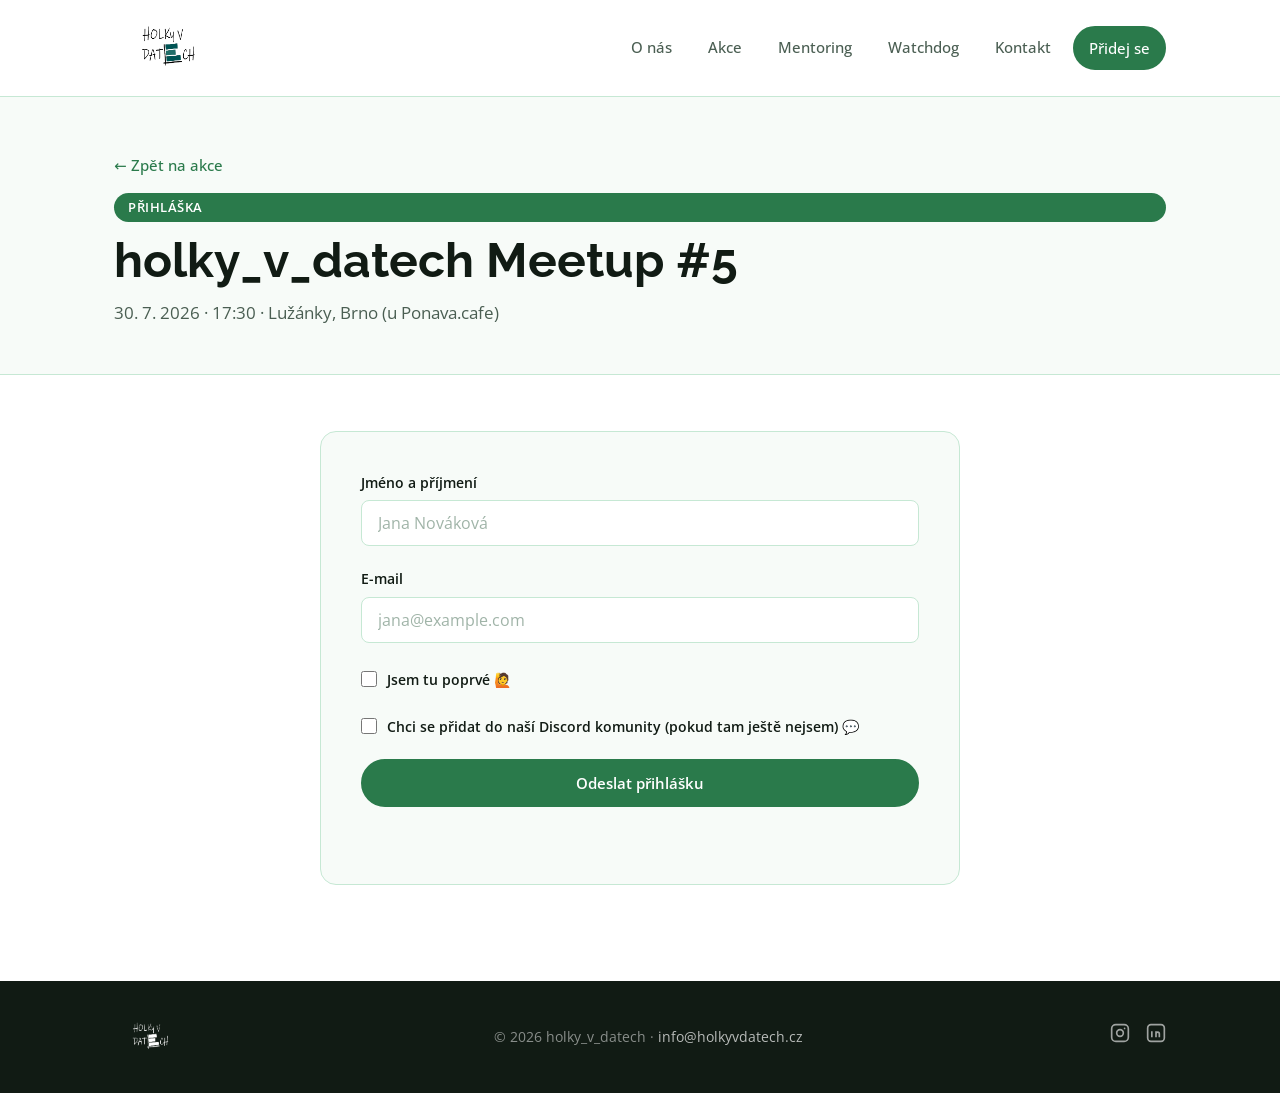
<file: prihlaska.html>
<!DOCTYPE html>
<html lang="cs">
<head>
  <meta charset="UTF-8" />
  <meta name="viewport" content="width=device-width, initial-scale=1.0" />
  <title>Přihláška na akci – holky_v_datech</title>
  <meta name="description" content="Přihlaš se na nadcházející akci komunity holky_v_datech – meetupy a mastermindy pro ženy v datech." />
  <link rel="canonical" href="https://www.holkyvdatech.cz/prihlaska.html" />
  <link rel="icon" type="image/svg+xml" href="assets/favicon.svg" />
  <link rel="stylesheet" href="style.css" />
  <link rel="preconnect" href="https://fonts.googleapis.com" />
  <link rel="preconnect" href="https://fonts.gstatic.com" crossorigin />
  <link href="https://fonts.googleapis.com/css2?family=Open+Sans:wght@400;500;600;700&family=Raleway:ital,wght@0,600;0,700;0,800;1,700&display=swap" rel="stylesheet" />
  <style>
    .prihlaska-section { padding: 56px 0 96px; background: var(--white); }
    .prihlaska-box {
      max-width: 640px;
      margin: 0 auto;
      background: var(--off-white);
      border: 1px solid var(--green-mid);
      border-radius: var(--radius);
      padding: 40px;
      display: flex;
      flex-direction: column;
      gap: 22px;
    }
    .check-group {
      display: flex;
      flex-direction: column;
      gap: 10px;
    }
    .first-time-extra {
      display: none;
      flex-direction: column;
      gap: 22px;
      padding: 20px;
      background: var(--green-light);
      border-radius: var(--radius-sm);
      border: 1px solid var(--green-mid);
    }
    .first-time-extra.visible { display: flex; }
    #p-motivation-other-text { margin-top: 4px; }
    @media (max-width: 480px) {
      .prihlaska-box { padding: 24px 20px; }
    }
  </style>
</head>
<body>

  <!-- NAV -->
  <header class="nav-wrapper">
    <nav class="nav container">
      <a href="index.html" class="nav__logo">
        <img src="assets/logo.png" alt="holky_v_datech" class="nav__logo-img" />
      </a>
      <button class="nav__toggle" aria-label="Otevřít menu" aria-expanded="false">
        <span></span><span></span><span></span>
      </button>
      <ul class="nav__links" id="nav-links">
        <li><a href="o-nas.html">O nás</a></li>
        <li><a href="index.html#akce">Akce</a></li>
        <li><a href="mentoring.html">Mentoring</a></li>
        <li><a href="watchdog.html">Watchdog</a></li>
        <li><a href="index.html#kontakt">Kontakt</a></li>
        <li><a href="index.html#kontakt" class="btn btn--sm">Přidej se</a></li>
      </ul>
    </nav>
  </header>

  <!-- HEADER -->
  <section class="archiv-hero">
    <div class="container">
      <a href="index.html#akce" class="back-link">← Zpět na akce</a>
      <span class="pill pill--dark">Přihláška</span>
      <h1>holky_v_datech Meetup #5</h1>
      <p>30. 7. 2026 · 17:30 · Lužánky, Brno (u Ponava.cafe)</p>
    </div>
  </section>

  <!-- FORMULÁŘ -->
  <section class="prihlaska-section">
    <div class="container">
      <form class="prihlaska-box" id="prihlaska-form">
        <input type="hidden" name="event" value="Meetup #5 (30. 7. 2026, Lužánky Brno u Ponava.cafe)" />

        <div class="form-group">
          <label for="p-name">Jméno a příjmení</label>
          <input type="text" id="p-name" name="name" placeholder="Jana Nováková" required />
        </div>

        <div class="form-group">
          <label for="p-email">E-mail</label>
          <input type="email" id="p-email" name="email" placeholder="jana@example.com" required />
        </div>

        <div class="form-group form-group--checkbox">
          <label class="checkbox-label">
            <input type="checkbox" id="p-first-time" name="firstTime" />
            Jsem tu poprvé 🙋
          </label>
        </div>

        <div class="first-time-extra" id="first-time-extra">
          <div class="form-group">
            <label>Jak ses o nás dozvěděla?</label>
            <div class="check-group">
              <label class="checkbox-label"><input type="checkbox" name="source" value="Doporučení od kamarádky" /> Doporučení od kamarádky</label>
              <label class="checkbox-label"><input type="checkbox" name="source" value="Instagram" /> Instagram</label>
              <label class="checkbox-label"><input type="checkbox" name="source" value="Facebook" /> Facebook</label>
              <label class="checkbox-label"><input type="checkbox" name="source" value="Web" /> Web holkyvdatech.cz</label>
            </div>
          </div>

          <div class="form-group">
            <label>Co tě k nám přivádí?</label>
            <div class="check-group">
              <label class="checkbox-label"><input type="checkbox" name="motivation" value="Poznat další ženy z komunity" /> Poznat další ženy z komunity</label>
              <label class="checkbox-label"><input type="checkbox" name="motivation" value="Dozvědět se víc o datech a AI" /> Dozvědět se víc o datech a AI</label>
              <label class="checkbox-label"><input type="checkbox" name="motivation" value="Chci si zkusit přednášet / pomoct s organizací" /> Chci si zkusit přednášet / pomoct s organizací</label>
              <label class="checkbox-label">
                <input type="checkbox" id="p-motivation-other" name="motivation" value="Jiné" />
                Jiné
              </label>
              <input type="text" id="p-motivation-other-text" name="motivationOther" placeholder="Napiš nám víc…" style="display:none;" />
            </div>
          </div>
        </div>

        <div class="form-group form-group--checkbox">
          <label class="checkbox-label">
            <input type="checkbox" id="p-discord" name="discord" />
            Chci se přidat do naší Discord komunity (pokud tam ještě nejsem) 💬
          </label>
        </div>

        <button type="submit" class="btn btn--full">Odeslat přihlášku</button>
        <p id="form-msg" class="form-note"></p>
      </form>
    </div>
  </section>

  <!-- FOOTER -->
  <footer class="footer">
    <div class="container footer__inner">
      <a href="index.html" class="nav__logo">
        <img src="assets/logo.png" alt="holky_v_datech" class="nav__logo-img nav__logo-img--footer" />
      </a>
      <p class="footer__copy">© 2026 holky_v_datech · <a href="mailto:info@holkyvdatech.cz">info@holkyvdatech.cz</a></p>
      <div class="footer__social">
        <a href="https://instagram.com/holkyvdatech" target="_blank" rel="noopener" aria-label="Instagram">
          <svg width="20" height="20" viewBox="0 0 24 24" fill="none" stroke="currentColor" stroke-width="2"><rect x="2" y="2" width="20" height="20" rx="5"/><circle cx="12" cy="12" r="4"/><circle cx="17.5" cy="6.5" r="1" fill="currentColor" stroke="none"/></svg>
        </a>
        <a href="https://www.linkedin.com/company/holky-v-datech" target="_blank" rel="noopener" aria-label="LinkedIn">
          <svg width="20" height="20" viewBox="0 0 24 24" fill="none" stroke="currentColor" stroke-width="2"><rect x="2" y="2" width="20" height="20" rx="4"/><path d="M7 10v7M7 7v.01M12 17v-4a2 2 0 0 1 4 0v4M12 10v7"/></svg>
        </a>
      </div>
    </div>
  </footer>

  <script src="script.js"></script>
  <script>
    // Odkaz na pozvánku do Discord komunity
    const DISCORD_INVITE = 'https://discord.gg/cAa7jyN2f';

    const firstTimeCheckbox = document.getElementById('p-first-time');
    const firstTimeExtra = document.getElementById('first-time-extra');
    firstTimeCheckbox?.addEventListener('change', () => {
      firstTimeExtra.classList.toggle('visible', firstTimeCheckbox.checked);
    });

    const motivationOtherCheckbox = document.getElementById('p-motivation-other');
    const motivationOtherText = document.getElementById('p-motivation-other-text');
    motivationOtherCheckbox?.addEventListener('change', () => {
      motivationOtherText.style.display = motivationOtherCheckbox.checked ? 'block' : 'none';
    });

    const form = document.getElementById('prihlaska-form');
    const msg = document.getElementById('form-msg');

    form?.addEventListener('submit', async (e) => {
      e.preventDefault();
      const btn = form.querySelector('button[type="submit"]');
      btn.disabled = true;
      btn.textContent = 'Odesílám…';

      const data = new FormData(form);
      const payload = {
        event: data.get('event'),
        name: data.get('name').trim(),
        email: data.get('email').trim(),
        firstTime: data.get('firstTime') === 'on',
        source: data.getAll('source'),
        motivation: data.getAll('motivation').filter(v => v !== 'Jiné'),
        motivationOther: data.get('motivationOther') || '',
        discord: data.get('discord') === 'on',
      };

      try {
        const res = await fetch('/api/register', {
          method: 'POST',
          headers: { 'Content-Type': 'application/json' },
          body: JSON.stringify(payload),
        });

        if (!res.ok) throw new Error('Request failed');

        btn.textContent = '✓ Přihlášeno!';
        btn.style.background = '#1a5233';
        msg.style.color = 'var(--green)';

        if (payload.discord) {
          msg.innerHTML = `Díky za přihlášku! Tady je odkaz na náš Discord: <a href="${DISCORD_INVITE}" target="_blank" rel="noopener">přidat se</a>.`;
        } else {
          msg.textContent = 'Díky za přihlášku! Brzy se ozveme s podrobnostmi.';
        }

        form.reset();
        firstTimeExtra.classList.remove('visible');
        motivationOtherText.style.display = 'none';
      } catch {
        btn.disabled = false;
        btn.textContent = 'Odeslat přihlášku';
        msg.style.color = '#c0392b';
        msg.textContent = 'Něco se nepovedlo, zkus to prosím znovu nebo napiš na info@holkyvdatech.cz.';
      }
    });
  </script>
</body>
</html>
</file>
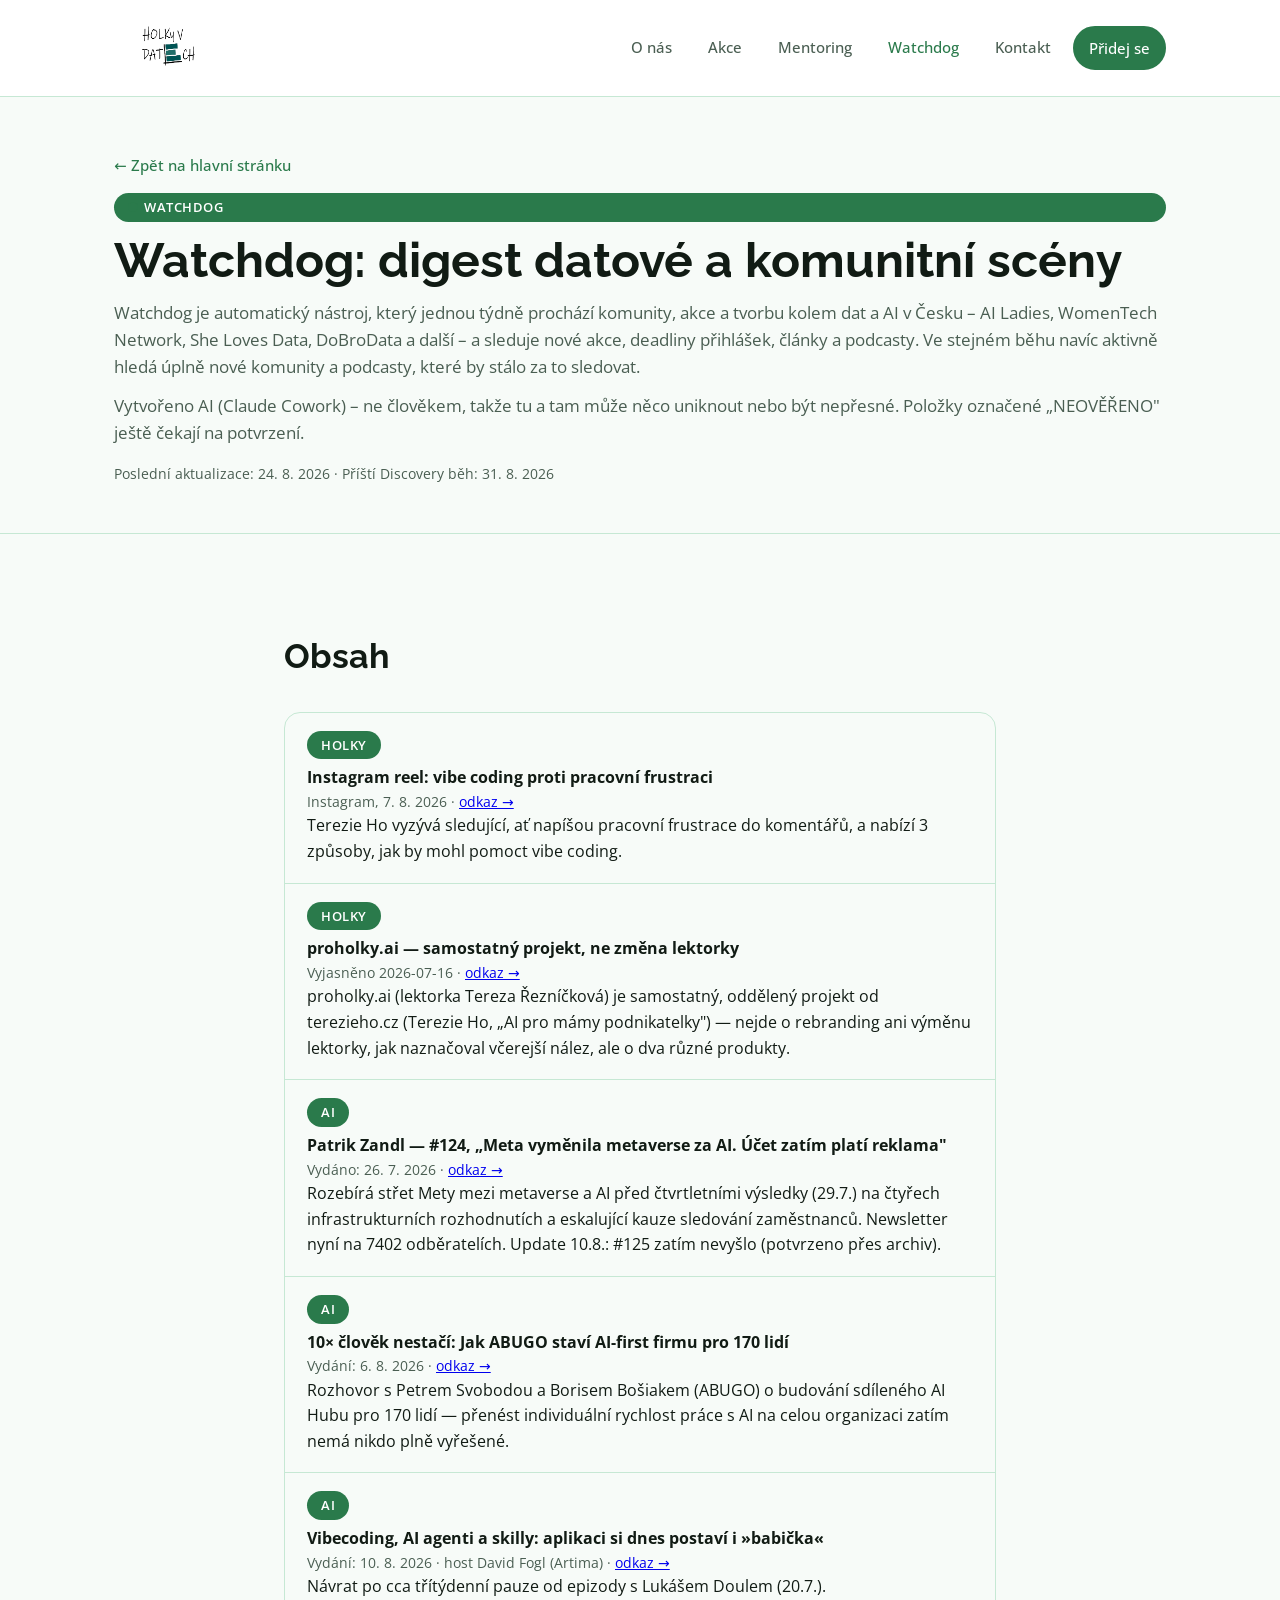
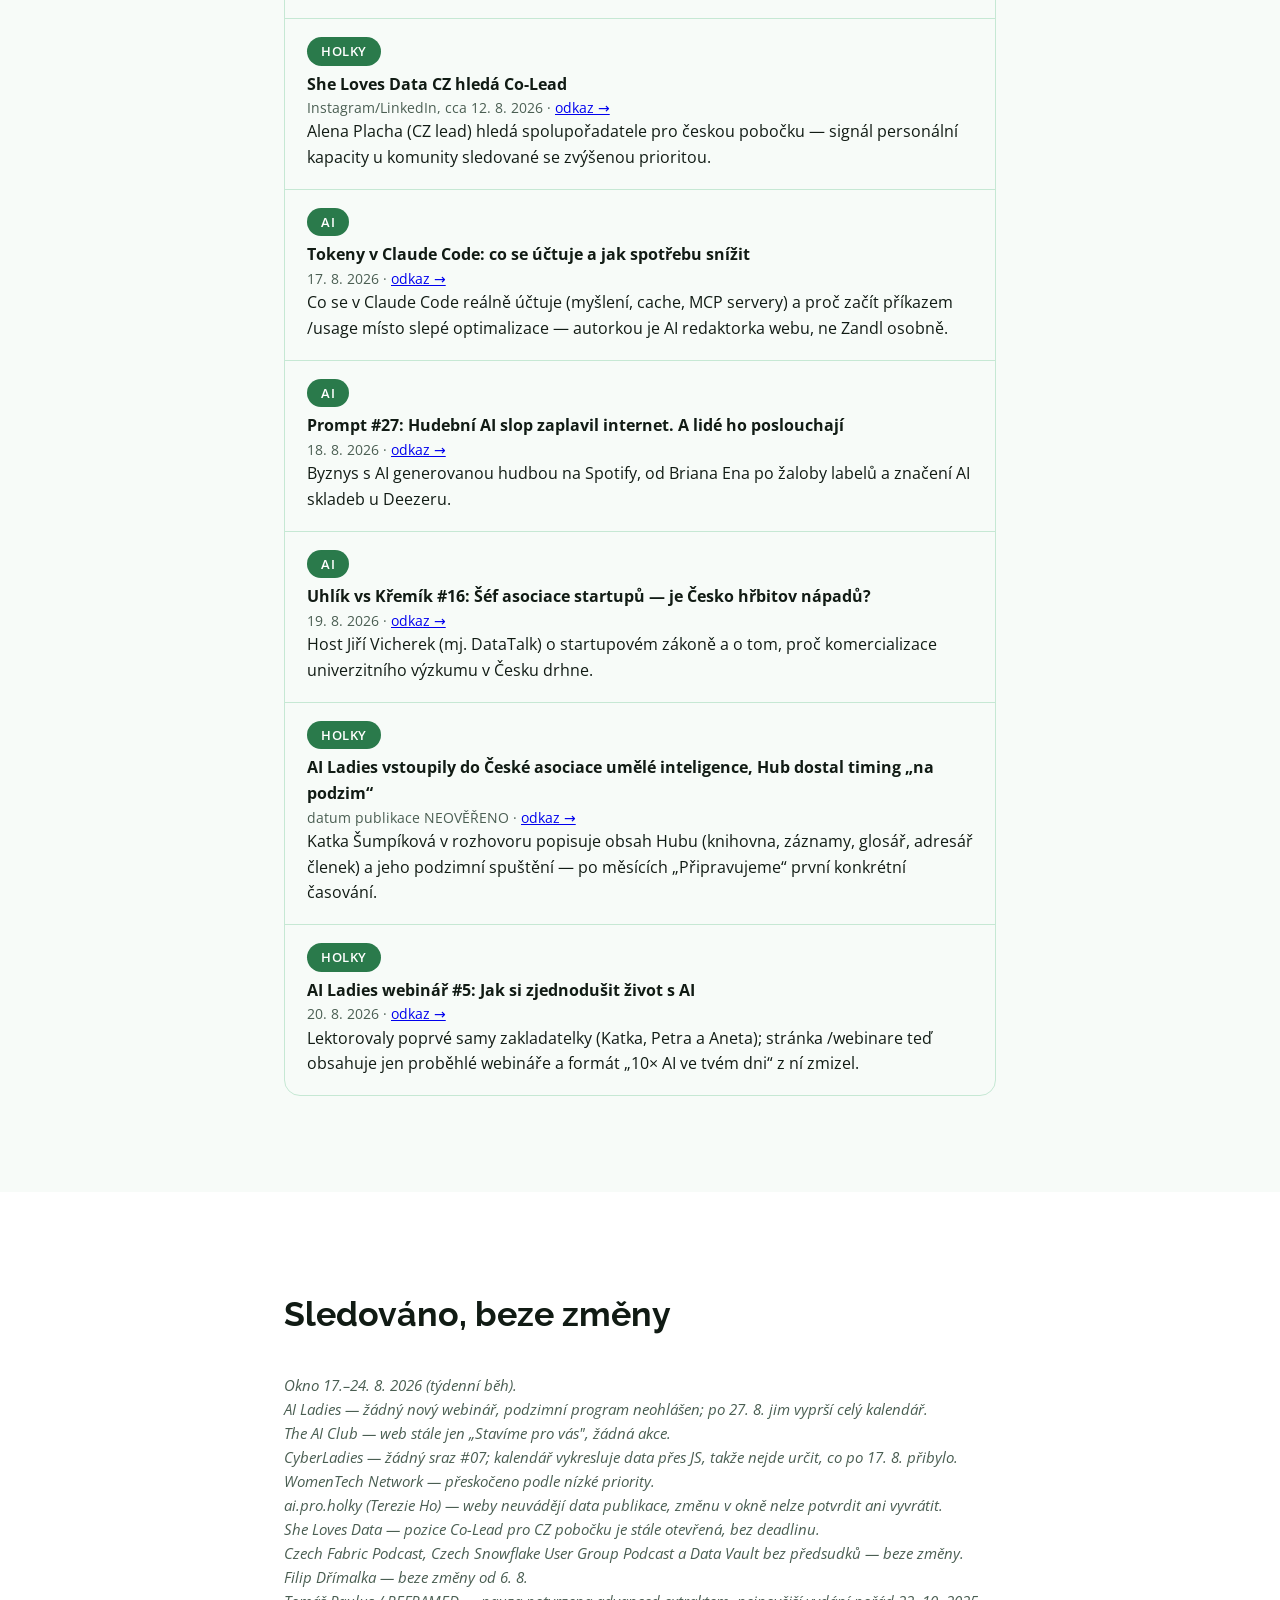
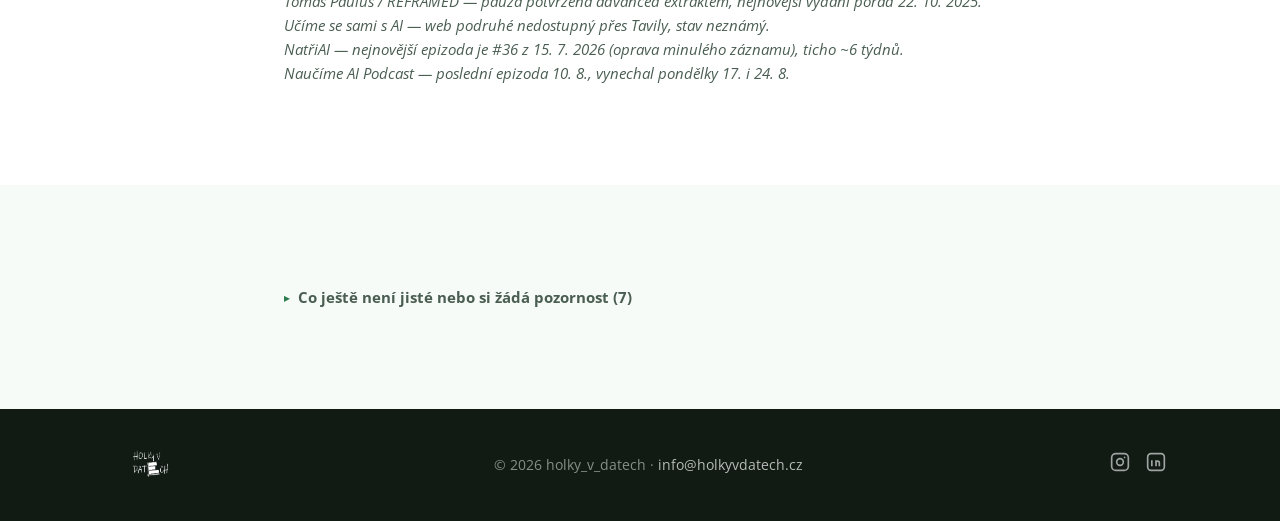
<file: watchdog.html>
<!DOCTYPE html>
<html lang="cs">
<head>
  <meta charset="UTF-8" />
  <meta name="viewport" content="width=device-width, initial-scale=1.0" />
  <title>Watchdog – holky_v_datech</title>
  <meta name="description" content="Automatický přehled akcí, deadlinů a novinek z komunit pro ženy v datech, z datové a AI scény v Česku. Aktualizuje se automaticky, jednou týdně." />
  <link rel="canonical" href="https://www.holkyvdatech.cz/watchdog.html" />
  <link rel="icon" type="image/svg+xml" href="assets/favicon.svg" />
  <link rel="stylesheet" href="style.css" />
  <link rel="preconnect" href="https://fonts.googleapis.com" />
  <link rel="preconnect" href="https://fonts.gstatic.com" crossorigin />
  <link href="https://fonts.googleapis.com/css2?family=Open+Sans:wght@400;500;600;700&family=Raleway:ital,wght@0,600;0,700;0,800;1,700&display=swap" rel="stylesheet" />
</head>
<body>

  <!-- NAV -->
  <header class="nav-wrapper">
    <nav class="nav container">
      <a href="index.html" class="nav__logo">
        <img src="assets/logo.png" alt="holky_v_datech" class="nav__logo-img" />
      </a>
      <button class="nav__toggle" aria-label="Otevřít menu" aria-expanded="false">
        <span></span><span></span><span></span>
      </button>
      <ul class="nav__links" id="nav-links">
        <li><a href="o-nas.html">O nás</a></li>
        <li><a href="index.html#akce">Akce</a></li>
        <li><a href="mentoring.html">Mentoring</a></li>
        <li><a href="watchdog.html" class="active">Watchdog</a></li>
        <li><a href="index.html#kontakt">Kontakt</a></li>
        <li><a href="index.html#kontakt" class="btn btn--sm">Přidej se</a></li>
      </ul>
    </nav>
  </header>

  <!-- HEADER -->
  <section class="archiv-hero">
    <div class="container">
      <a href="index.html" class="back-link">← Zpět na hlavní stránku</a>
      <span class="pill pill--dark"><span class="digest-logo-dot"></span>Watchdog</span>
      <h1>Watchdog: digest datové a komunitní scény</h1>
      <p>
        Watchdog je automatický nástroj, který jednou týdně prochází komunity, akce a tvorbu kolem dat a AI
        v Česku – AI Ladies, WomenTech Network, She Loves Data, DoBroData a další – a sleduje nové akce,
        deadliny přihlášek, články a podcasty. Ve stejném běhu navíc aktivně hledá úplně nové komunity a
        podcasty, které by stálo za to sledovat.
      </p>
      <p>
        Vytvořeno AI (Claude Cowork) – ne člověkem, takže tu a tam může něco uniknout nebo být nepřesné.
        Položky označené „NEOVĚŘENO" ještě čekají na potvrzení.
      </p>
      <p class="digest-meta" id="digest-meta"></p>
    </div>
  </section>

  <div id="watchdog-content"></div>

  <!-- FOOTER -->
  <footer class="footer">
    <div class="container footer__inner">
      <a href="index.html" class="nav__logo">
        <img src="assets/logo.png" alt="holky_v_datech" class="nav__logo-img nav__logo-img--footer" />
      </a>
      <p class="footer__copy">© 2026 holky_v_datech · <a href="mailto:info@holkyvdatech.cz">info@holkyvdatech.cz</a></p>
      <div class="footer__social">
        <a href="https://instagram.com/holkyvdatech" target="_blank" rel="noopener" aria-label="Instagram">
          <svg width="20" height="20" viewBox="0 0 24 24" fill="none" stroke="currentColor" stroke-width="2"><rect x="2" y="2" width="20" height="20" rx="5"/><circle cx="12" cy="12" r="4"/><circle cx="17.5" cy="6.5" r="1" fill="currentColor" stroke="none"/></svg>
        </a>
        <a href="https://www.linkedin.com/company/holky-v-datech" target="_blank" rel="noopener" aria-label="LinkedIn">
          <svg width="20" height="20" viewBox="0 0 24 24" fill="none" stroke="currentColor" stroke-width="2"><rect x="2" y="2" width="20" height="20" rx="4"/><path d="M7 10v7M7 7v.01M12 17v-4a2 2 0 0 1 4 0v4M12 10v7"/></svg>
        </a>
      </div>
    </div>
  </footer>

  <script src="script.js"></script>
  <script src="watchdog.js"></script>
</body>
</html>
</file>
<file: style.css>
/* ── Reset & Variables ─────────────────────────────── */
*, *::before, *::after { box-sizing: border-box; margin: 0; padding: 0; }

:root {
  --green:       #2a7a4b;
  --green-light: #e8f5ee;
  --green-mid:   #c6e8d4;
  --green-dark:  #1a5233;
  --ink:         #111b14;
  --ink-soft:    #4a5e52;
  --white:       #ffffff;
  --off-white:   #f7fbf8;
  --radius:      16px;
  --radius-sm:   8px;
  --shadow:      0 4px 24px rgba(42,122,75,.12);
  --shadow-lg:   0 12px 40px rgba(42,122,75,.18);
  --font:        'Open Sans', system-ui, sans-serif;
  --font-serif:  'Raleway', sans-serif;
}

html { scroll-behavior: smooth; }

body {
  font-family: var(--font);
  color: var(--ink);
  background: var(--white);
  line-height: 1.6;
  -webkit-font-smoothing: antialiased;
}

/* ── Utilities ─────────────────────────────────────── */
.container {
  max-width: 1100px;
  margin: 0 auto;
  padding: 0 24px;
}

.btn {
  display: inline-flex;
  align-items: center;
  gap: 8px;
  padding: 12px 24px;
  background: var(--green);
  color: var(--white);
  border: 2px solid var(--green);
  border-radius: 100px;
  font-family: var(--font);
  font-size: .9375rem;
  font-weight: 600;
  text-decoration: none;
  cursor: pointer;
  transition: background .2s, transform .15s, box-shadow .2s;
}
.btn:hover { background: var(--green-dark); border-color: var(--green-dark); transform: translateY(-1px); box-shadow: var(--shadow); }
.btn--ghost { background: transparent; color: var(--green); }
.btn--ghost:hover { background: var(--green-light); }
.btn--sm { padding: 8px 18px; font-size: .875rem; }
.btn--full { width: 100%; justify-content: center; }

.pill {
  display: inline-block;
  padding: 4px 14px;
  background: var(--green-light);
  color: var(--green-dark);
  border-radius: 100px;
  font-size: .8125rem;
  font-weight: 600;
  letter-spacing: .04em;
  text-transform: uppercase;
}
.pill--dark { background: var(--green); color: var(--white); }
.pill--sm { padding: 3px 10px; font-size: .75rem; }

.section {
  padding: 96px 0;
}
.section__header {
  text-align: center;
  margin-bottom: 56px;
  display: flex;
  flex-direction: column;
  align-items: center;
  gap: 12px;
}
.section__header h2 {
  font-family: var(--font-serif);
  font-size: clamp(2rem, 4vw, 2.75rem);
  line-height: 1.15;
  color: var(--ink);
}
.section__sub {
  color: var(--ink-soft);
  max-width: 520px;
  font-size: 1.0625rem;
}

/* ── Nav ───────────────────────────────────────────── */
.nav-wrapper {
  position: sticky;
  top: 0;
  z-index: 100;
  background: rgba(255,255,255,.9);
  backdrop-filter: blur(12px);
  border-bottom: 1px solid var(--green-mid);
}
.nav {
  display: flex;
  align-items: center;
  justify-content: space-between;
  height: 96px;
  gap: 32px;
}
.nav__logo {
  display: flex;
  align-items: center;
  gap: 10px;
  font-weight: 700;
  font-size: 1.125rem;
  color: var(--ink);
  text-decoration: none;
  white-space: nowrap;
}
.logo-dot {
  width: 12px;
  height: 12px;
  border-radius: 50%;
  background: var(--green);
  flex-shrink: 0;
}
.nav__logo-img {
  height: 72px;
  width: auto;
  max-width: 220px;
  object-fit: contain;
  display: block;
}
.hero__logo {
  height: 120px;
  width: auto;
  max-width: 320px;
  object-fit: contain;
  display: block;
  margin-bottom: 8px;
}
.nav__logo-img--footer {
  height: 48px;
  filter: brightness(0) invert(1);
}
.nav__logo-text {
  font-family: var(--font);
  font-size: .9375rem;
  font-weight: 700;
  color: var(--ink);
  letter-spacing: .01em;
}
.nav__links {
  display: flex;
  align-items: center;
  gap: 8px;
  list-style: none;
}
.nav__links a {
  padding: 8px 14px;
  color: var(--ink-soft);
  text-decoration: none;
  font-size: .9375rem;
  font-weight: 500;
  border-radius: 100px;
  transition: color .2s, background .2s;
}
.nav__links a:hover { color: var(--green); background: var(--green-light); }
.nav__links a.active { color: var(--green); }
.nav__links .btn { color: var(--white) !important; }
.nav__links .btn:hover { color: var(--ink) !important; }
.nav__toggle {
  display: none;
  flex-direction: column;
  gap: 5px;
  background: none;
  border: none;
  cursor: pointer;
  padding: 4px;
}
.nav__toggle span {
  display: block;
  width: 24px;
  height: 2px;
  background: var(--ink);
  border-radius: 2px;
  transition: transform .3s, opacity .3s;
}

/* ── Hero ──────────────────────────────────────────── */
.hero {
  background: var(--off-white);
  padding: 96px 0 80px;
  overflow: hidden;
}
.hero__inner {
  display: grid;
  grid-template-columns: 1fr 1fr;
  gap: 64px;
  align-items: center;
}
.hero__text {
  display: flex;
  flex-direction: column;
  gap: 20px;
}
.hero__headline {
  font-family: var(--font-serif);
  font-size: clamp(1.75rem, 3.5vw, 2.5rem);
  line-height: 1.1;
  color: var(--ink);
}
.hero__highlight {
  color: var(--green);
}
.hero__sub {
  font-size: 1.125rem;
  color: var(--ink-soft);
  max-width: 480px;
  line-height: 1.7;
}
.hero__cta {
  display: flex;
  gap: 12px;
  flex-wrap: wrap;
  margin-top: 8px;
}

.hero-slideshow {
  position: relative;
  width: 100%;
  aspect-ratio: 4/3;
  border-radius: 24px;
  overflow: hidden;
  box-shadow: var(--shadow-lg);
}
.hero-slide {
  position: absolute;
  inset: 0;
  width: 100%;
  height: 100%;
  object-fit: cover;
  opacity: 0;
  transition: opacity .8s ease-in-out;
}
.hero-slide.active {
  opacity: 1;
}

/* ── O nás ─────────────────────────────────────────── */
.cards-3 {
  display: grid;
  grid-template-columns: repeat(3, 1fr);
  gap: 24px;
}
.card {
  background: var(--off-white);
  border-radius: var(--radius);
  padding: 32px 28px;
  border: 1px solid var(--green-mid);
  transition: transform .2s, box-shadow .2s;
}
.card:hover { transform: translateY(-4px); box-shadow: var(--shadow); }
.card--icon {
  text-align: center;
  align-items: center;
}
.card--icon .card__icon {
  width: 48px;
  height: 48px;
  background: var(--green-light);
  border-radius: 12px;
  display: flex;
  align-items: center;
  justify-content: center;
  color: var(--green);
  margin: 0 auto 20px;
}
.card h3 {
  font-size: 1.125rem;
  font-weight: 700;
  margin-bottom: 10px;
  color: var(--ink);
}
.card p { color: var(--ink-soft); font-size: .9375rem; line-height: 1.65; }

/* ── Akce ──────────────────────────────────────────── */
.akce { background: var(--off-white); }
.events {
  display: grid;
  grid-template-columns: 1fr 1fr;
  gap: 20px;
}
.events-empty {
  grid-column: 1 / -1;
  display: flex;
  align-items: center;
  gap: 16px;
  background: var(--green);
  color: var(--white);
  border-radius: var(--radius);
  box-shadow: var(--shadow-lg);
  padding: 24px 28px;
  font-size: 1.15rem;
  font-weight: 600;
  line-height: 1.5;
}
.events-empty::before {
  content: "";
  flex: 0 0 14px;
  height: 14px;
  border-radius: 50%;
  background: var(--green-mid);
  box-shadow: 0 0 0 0 rgba(198,232,212,.7);
  animation: events-empty-pulse 1.8s ease-out infinite;
}
@keyframes events-empty-pulse {
  70%  { box-shadow: 0 0 0 12px rgba(198,232,212,0); }
  100% { box-shadow: 0 0 0 0 rgba(198,232,212,0); }
}
@media (prefers-reduced-motion: reduce) {
  .events-empty::before { animation: none; }
}
.event-card {
  background: var(--white);
  border-radius: var(--radius);
  border: 1px solid var(--green-mid);
  padding: 28px;
  display: flex;
  gap: 20px;
  transition: transform .2s, box-shadow .2s;
}
.event-card:hover { transform: translateY(-3px); box-shadow: var(--shadow); }
.event-card--featured {
  background: var(--green);
  border-color: var(--green);
  color: var(--white);
}
.event-card--featured .event-card__body p,
.event-card--featured .event-card__date .event-card__month {
  color: rgba(255,255,255,.75);
}
.event-card--featured h3 { color: var(--white); }
.event-card--featured .event-card__body p.event-card__subtitle { color: var(--white); font-weight: 700; }
.event-card--featured .pill--sm {
  background: rgba(255,255,255,.2);
  color: var(--white);
}
.event-card--featured .btn--sm {
  background: var(--white);
  color: var(--green);
  border-color: var(--white);
}
.event-card--featured .btn--sm:hover { background: var(--green-light); }
.event-card--featured .event-card__cal a { color: var(--white); }

.event-card__date {
  display: flex;
  flex-direction: column;
  align-items: center;
  min-width: 48px;
  gap: 2px;
}
.event-card__day {
  font-family: var(--font-serif);
  font-size: 2rem;
  font-weight: 700;
  line-height: 1;
  color: var(--green);
}
.event-card--featured .event-card__day { color: var(--white); }
.event-card__month {
  font-size: .8125rem;
  font-weight: 600;
  color: var(--ink-soft);
  text-transform: uppercase;
  letter-spacing: .06em;
}
.event-card__date--tbd .event-card__day { font-size: 1.5rem; }
.event-card__body {
  display: flex;
  flex-direction: column;
  gap: 8px;
  flex: 1;
  align-items: flex-start;
}
.event-card__body h3 {
  font-size: 1.0625rem;
  font-weight: 700;
  color: var(--ink);
  line-height: 1.3;
}
.event-card__body p {
  font-size: .9375rem;
  color: var(--ink-soft);
  line-height: 1.6;
  flex: 1;
}
.event-card__topic {
  font-weight: 600;
  color: var(--ink);
  flex: 0 !important;
}
.event-card--featured .event-card__topic { color: var(--white); }

.event-card__badge {
  display: inline-block;
  align-self: flex-start;
  background: var(--green-light);
  color: var(--green-dark);
  font-size: .75rem;
  font-weight: 700;
  text-transform: uppercase;
  letter-spacing: .04em;
  padding: 3px 10px;
  border-radius: 100px;
}
.event-card--featured .event-card__badge {
  background: rgba(255,255,255,.2);
  color: var(--white);
}

.event-card--tba:not(.event-card--featured) {
  background: var(--off-white);
  border: 1px dashed var(--green-mid);
}
.event-card--featured.event-card--tba {
  border: 2px dashed rgba(255,255,255,.5);
}

.event-card__actions,
.event-card__calendar {
  display: flex;
  gap: 14px;
  flex-wrap: wrap;
}
.event-card__calendar { margin-top: 2px; }
.event-card__cal-link {
  background: none;
  border: none;
  padding: 0;
  font-family: var(--font);
  font-size: .8125rem;
  font-weight: 600;
  color: var(--green);
  text-decoration: underline;
  cursor: pointer;
}
.event-card--featured .event-card__cal-link { color: var(--white); }

/* ── Historie akcí ─────────────────────────────────── */
.events-history {
  margin-top: 48px;
}
.events-history__title {
  font-size: 1rem;
  font-weight: 600;
  color: var(--ink-soft);
  text-transform: uppercase;
  letter-spacing: .06em;
  margin-bottom: 16px;
}
.history-list {
  display: flex;
  flex-direction: column;
  gap: 0;
  border: 1px solid var(--green-mid);
  border-radius: var(--radius);
  overflow: hidden;
}
.history-item {
  display: flex;
  align-items: center;
  gap: 16px;
  padding: 14px 24px;
  background: var(--white);
  border-bottom: 1px solid var(--green-mid);
  text-decoration: none;
  color: inherit;
  transition: background .15s;
}
.history-item:last-child { border-bottom: none; }
.history-item:hover { background: var(--green-light); }
.history-item:hover .history-item__arrow { opacity: 1; transform: translateX(0); }
.history-item__arrow {
  margin-left: auto;
  color: var(--green);
  font-size: 1.1rem;
  opacity: 0;
  transform: translateX(-6px);
  transition: opacity .15s, transform .15s;
}
.history-item__date {
  font-size: .9375rem;
  color: var(--ink-soft);
  min-width: 110px;
}
.history-item__type {
  font-size: .8125rem;
  font-weight: 600;
  padding: 3px 10px;
  border-radius: 100px;
  background: var(--green-light);
  color: var(--green-dark);
  white-space: nowrap;
}
.history-item__type--online {
  background: #e8f0fe;
  color: #1a56a4;
}
.history-item__name-wrap {
  display: flex;
  flex-direction: column;
  gap: 2px;
}
.history-item__name {
  font-size: .9375rem;
  font-weight: 600;
  color: var(--ink);
}
.history-item__topic {
  font-size: .8125rem;
  font-weight: 400;
  color: var(--ink-soft);
}

/* ── Gallery ───────────────────────────────────────── */
.gallery-strip {
  background: var(--off-white);
  padding: 96px 0;
}
.gallery-grid {
  display: grid;
  grid-template-columns: repeat(4, 1fr);
  gap: 12px;
  margin-top: 0;
}
.gallery-img {
  width: 100%;
  aspect-ratio: 4/3;
  object-fit: cover;
  border-radius: var(--radius-sm);
  transition: transform .3s, box-shadow .3s;
  cursor: zoom-in;
}
.gallery-img:hover {
  transform: scale(1.03);
  box-shadow: var(--shadow-lg);
  z-index: 1;
  position: relative;
}
.gallery-img:nth-child(1) { grid-column: span 2; grid-row: span 2; aspect-ratio: 1; }

@media (max-width: 900px) {
  .gallery-grid { grid-template-columns: repeat(2, 1fr); }
  .gallery-img:nth-child(1) { grid-column: span 2; }
}
@media (max-width: 480px) {
  .gallery-grid { grid-template-columns: 1fr; }
  .gallery-img:nth-child(1) { grid-column: span 1; grid-row: span 1; }
}

/* ── Kontakt ───────────────────────────────────────── */
.kontakt { background: var(--white); }
.kontakt__inner {
  display: grid;
  grid-template-columns: 1fr 1fr;
  gap: 64px;
  align-items: start;
}
.kontakt__text {
  display: flex;
  flex-direction: column;
  gap: 16px;
}
.kontakt__text h2 {
  font-family: var(--font-serif);
  font-size: clamp(2rem, 4vw, 2.75rem);
  line-height: 1.15;
}
.kontakt__text p {
  color: var(--ink-soft);
  font-size: 1.0625rem;
  line-height: 1.7;
}
.social-links {
  list-style: none;
  display: flex;
  flex-direction: column;
  gap: 10px;
  margin-top: 8px;
}
.social-link {
  display: inline-flex;
  align-items: center;
  gap: 10px;
  color: var(--green);
  text-decoration: none;
  font-weight: 500;
  font-size: .9375rem;
  transition: color .2s;
}
.social-link:hover { color: var(--green-dark); }

.kontakt__form {
  background: var(--off-white);
  border-radius: var(--radius);
  padding: 36px 32px;
  border: 1px solid var(--green-mid);
  display: flex;
  flex-direction: column;
  gap: 20px;
}
.kontakt__form h3 {
  font-size: 1.125rem;
  font-weight: 700;
}
.form-group {
  display: flex;
  flex-direction: column;
  gap: 6px;
}
.form-group label {
  font-size: .875rem;
  font-weight: 600;
  color: var(--ink);
}
.form-group input {
  padding: 11px 16px;
  border: 1.5px solid var(--green-mid);
  border-radius: var(--radius-sm);
  font-family: var(--font);
  font-size: 1rem;
  color: var(--ink);
  background: var(--white);
  transition: border-color .2s, box-shadow .2s;
  outline: none;
}
.form-group input:focus {
  border-color: var(--green);
  box-shadow: 0 0 0 3px rgba(42,122,75,.12);
}
.form-group input::placeholder { color: #a0b4a8; }
.form-group--checkbox { margin-top: 4px; }
.checkbox-label {
  display: flex;
  align-items: flex-start;
  gap: 10px;
  cursor: pointer;
  font-size: .875rem;
  color: var(--ink-soft);
  line-height: 1.5;
}
.checkbox-label input[type="checkbox"] {
  margin-top: 2px;
  width: 16px;
  height: 16px;
  flex-shrink: 0;
  accent-color: var(--green);
  cursor: pointer;
}
.checkbox-label a { color: var(--green); }
.form-note {
  font-size: .8125rem;
  color: var(--ink-soft);
  text-align: center;
  min-height: 1.2em;
}

/* ── Footer ────────────────────────────────────────── */
.footer {
  background: var(--ink);
  padding: 32px 0;
}
.footer__inner {
  display: flex;
  align-items: center;
  justify-content: space-between;
  flex-wrap: wrap;
  gap: 16px;
}
.footer .nav__logo { color: var(--white); }
.footer .logo-dot { background: var(--green); }
.footer__copy {
  font-size: .875rem;
  color: rgba(255,255,255,.5);
}
.footer__copy a { color: rgba(255,255,255,.7); text-decoration: none; }
.footer__copy a:hover { color: var(--white); }
.footer__social {
  display: flex;
  align-items: center;
  gap: 16px;
}
.footer__social a {
  color: rgba(255,255,255,.6);
  transition: color .2s;
}
.footer__social a:hover { color: var(--white); }

/* ── Founder strip ─────────────────────────────────── */
.founder-strip {
  background: var(--green-light);
  padding: 28px 0;
  border-top: 1px solid var(--green-mid);
  border-bottom: 1px solid var(--green-mid);
}
.founder-strip__inner {
  display: flex;
  align-items: center;
  gap: 16px;
}
.founder__avatar {
  width: 52px;
  height: 52px;
  border-radius: 50%;
  object-fit: cover;
  object-position: center top;
  flex-shrink: 0;
  border: 2px solid var(--green-mid);
}
.founder__text {
  display: flex;
  flex-direction: column;
  gap: 2px;
  flex: 1;
}
.founder__name {
  font-weight: 700;
  font-size: 1rem;
  color: var(--ink);
}
.founder__role {
  font-size: .875rem;
  color: var(--ink-soft);
}
.founder__linkedin {
  display: inline-flex;
  align-items: center;
  gap: 8px;
  padding: 8px 18px;
  border: 1.5px solid var(--green);
  border-radius: 100px;
  color: var(--green);
  font-size: .875rem;
  font-weight: 600;
  text-decoration: none;
  transition: background .15s, color .15s;
  white-space: nowrap;
}
.founder__linkedin:hover {
  background: var(--green);
  color: var(--white);
}

/* ── Archiv ────────────────────────────────────────── */
.archiv-hero {
  background: var(--off-white);
  padding: 56px 0 48px;
  border-bottom: 1px solid var(--green-mid);
}
.archiv-hero .container {
  display: flex;
  flex-direction: column;
  gap: 12px;
}
.archiv-hero h1 {
  font-family: var(--font-serif);
  font-size: clamp(2rem, 4vw, 3rem);
  line-height: 1.1;
}
.archiv-hero p {
  color: var(--ink-soft);
  font-size: 1.0625rem;
}
.back-link {
  color: var(--green);
  text-decoration: none;
  font-size: .9375rem;
  font-weight: 500;
  display: inline-flex;
  align-items: center;
  gap: 6px;
  margin-bottom: 4px;
}
.back-link:hover { color: var(--green-dark); }

.archiv-nav {
  position: sticky;
  top: 80px;
  z-index: 90;
  background: var(--white);
  border-bottom: 1px solid var(--green-mid);
  padding: 0;
}
.archiv-nav__inner {
  display: flex;
  gap: 0;
  overflow-x: auto;
  scrollbar-width: none;
}
.archiv-nav__inner::-webkit-scrollbar { display: none; }
.archiv-nav__inner a {
  padding: 14px 20px;
  font-size: .9rem;
  font-weight: 600;
  color: var(--ink-soft);
  text-decoration: none;
  white-space: nowrap;
  border-bottom: 2px solid transparent;
  transition: color .15s, border-color .15s;
}
.archiv-nav__inner a:hover {
  color: var(--green);
  border-bottom-color: var(--green);
}

.archiv-event {
  padding: 80px 0;
}
.archiv-event:nth-child(even) { background: var(--off-white); }
.archiv-event__header {
  margin-bottom: 40px;
}
.archiv-event__meta {
  display: flex;
  flex-direction: column;
  gap: 10px;
}
.archiv-event__meta h2 {
  font-family: var(--font-serif);
  font-size: clamp(1.75rem, 3vw, 2.5rem);
  line-height: 1.15;
}
.archiv-event__body {
  display: grid;
  grid-template-columns: 1fr 1fr;
  gap: 56px;
  align-items: start;
}
.archiv-event__text {
  display: flex;
  flex-direction: column;
  gap: 16px;
}
.archiv-event__text p {
  color: var(--ink-soft);
  font-size: 1.0625rem;
  line-height: 1.75;
}
.archiv-event__gallery {
  display: flex;
  flex-direction: column;
  gap: 10px;
}
.archiv-img {
  width: 100%;
  object-fit: cover;
  border-radius: var(--radius);
  display: block;
}
.archiv-img--main {
  aspect-ratio: 16/10;
}
.archiv-img-grid {
  display: grid;
  grid-template-columns: 1fr 1fr;
  gap: 10px;
}
.archiv-img-grid .archiv-img {
  aspect-ratio: 4/3;
}
.archiv-divider {
  height: 1px;
  background: var(--green-mid);
}

@media (max-width: 900px) {
  .archiv-event__body { grid-template-columns: 1fr; gap: 32px; }
}

/* ── Watchdog / Digest ────────────────────────────── */
.section--off { background: var(--off-white); }
.container--narrow {
  max-width: 760px;
  margin: 0 auto;
  padding: 0 24px;
}
.digest-section-header {
  display: flex;
  align-items: center;
  gap: 12px;
  flex-wrap: wrap;
  margin-bottom: 28px;
}
.digest-section-header h2 {
  font-family: var(--font-serif);
  font-size: clamp(1.5rem, 3vw, 2.1rem);
  color: var(--ink);
}
.digest-subhead {
  margin: 24px 0 12px;
  color: var(--ink-soft);
  font-size: .8125rem;
  text-transform: uppercase;
  letter-spacing: .06em;
  font-weight: 700;
}
.digest-card {
  background: var(--white);
  border: 1px solid var(--green-mid);
  border-radius: var(--radius);
  padding: 24px;
  display: flex;
  flex-direction: column;
  gap: 8px;
  margin-bottom: 14px;
  transition: transform .2s, box-shadow .2s;
}
.digest-card:hover { transform: translateY(-3px); box-shadow: var(--shadow); }
.digest-card--featured { background: var(--green); border-color: var(--green); color: var(--white); }
.digest-card--featured h3, .digest-card--featured .digest-meta { color: var(--white); }
.digest-card--featured .pill { background: rgba(255,255,255,.2); color: var(--white); }
.digest-card h3 { font-size: 1.0625rem; font-weight: 700; color: var(--ink); }
.digest-meta { color: var(--ink-soft); font-size: .875rem; }
.archiv-hero .digest-meta { font-size: .875rem; margin-top: 4px; }
.digest-list {
  border: 1px solid var(--green-mid);
  border-radius: var(--radius);
  overflow: hidden;
}
.digest-list-row {
  padding: 18px 22px;
  border-bottom: 1px solid var(--green-mid);
  transition: background .15s;
}
.digest-list-row:last-child { border-bottom: none; }
.digest-list-row:hover { background: var(--green-light); }
.digest-empty {
  color: var(--ink-soft);
  font-size: .9375rem;
  font-style: italic;
  padding: 4px 0;
}
.digest-logo-dot {
  display: inline-block;
  width: 10px;
  height: 10px;
  border-radius: 50%;
  background: var(--green);
  margin-right: 6px;
}
.digest-unclear__summary {
  cursor: pointer;
  list-style: none;
  display: flex;
  align-items: center;
  gap: 8px;
  font-size: .9375rem;
  font-weight: 700;
  color: var(--ink-soft);
  padding: 4px 0;
}
.digest-unclear__summary::-webkit-details-marker { display: none; }
.digest-unclear__summary::before {
  content: '▸';
  color: var(--green);
  font-size: .75rem;
  transition: transform .2s;
}
.digest-unclear[open] .digest-unclear__summary::before { transform: rotate(90deg); }
.digest-unclear__body { margin-top: 20px; }

/* ── Watchdog teaser (homepage) ───────────────────── */
.watchdog-teaser {
  background: var(--green-light);
  border-top: 1px solid var(--green-mid);
  border-bottom: 1px solid var(--green-mid);
  padding: 48px 0;
}
.watchdog-teaser__inner {
  display: flex;
  flex-direction: column;
  align-items: center;
  text-align: center;
  gap: 12px;
  max-width: 640px;
  margin: 0 auto;
}
.watchdog-teaser__inner h2 {
  font-family: var(--font-serif);
  font-size: clamp(1.5rem, 3vw, 2rem);
  color: var(--ink);
}
.watchdog-teaser__inner p { color: var(--ink-soft); }
.watchdog-teaser__inner .btn { margin-top: 8px; }

/* ── Responsive ────────────────────────────────────── */
@media (max-width: 900px) {
  .hero__inner { grid-template-columns: 1fr; gap: 40px; }
  .hero__visual { order: -1; }
  .blob { flex-direction: row; flex-wrap: wrap; gap: 20px; padding: 28px 24px; }
  .blob__num { font-size: 2rem; }
  .cards-3 { grid-template-columns: 1fr; }
  .events { grid-template-columns: 1fr; }
  .event-card--featured { grid-column: span 1; }
  .kontakt__inner { grid-template-columns: 1fr; gap: 40px; }
}

@media (max-width: 640px) {
  .section { padding: 64px 0; }
  .hero { padding: 64px 0 56px; }
  .nav__toggle { display: flex; }
  .nav__links {
    display: none;
    position: absolute;
    top: 68px;
    left: 0;
    right: 0;
    background: var(--white);
    flex-direction: column;
    align-items: stretch;
    padding: 16px 24px 24px;
    border-bottom: 1px solid var(--green-mid);
    box-shadow: var(--shadow);
    gap: 4px;
  }
  .nav__links.open { display: flex; }
  .nav__links a { padding: 12px 16px; }
  .nav-wrapper { position: relative; }
  .gallery-strip__item { width: 160px; height: 110px; }
  .kontakt__form { padding: 24px 20px; }
}

/* ── Ecomail widget override ───────────────────────── */

/* Skryj vlastní rámeček a pozadí widgetu */
#f-1-43c2cd496486bcc27217c3e790fb4088 .ecm-form,
#f-1-43c2cd496486bcc27217c3e790fb4088 form {
  background: transparent !important;
  border: none !important;
  box-shadow: none !important;
  padding: 0 !important;
  margin: 0 !important;
}

/* Skryj nadpis uvnitř widgetu (máme vlastní) */
#f-1-43c2cd496486bcc27217c3e790fb4088 h1,
#f-1-43c2cd496486bcc27217c3e790fb4088 h2,
#f-1-43c2cd496486bcc27217c3e790fb4088 h3,
#f-1-43c2cd496486bcc27217c3e790fb4088 h4,
#f-1-43c2cd496486bcc27217c3e790fb4088 .ecm-title,
#f-1-43c2cd496486bcc27217c3e790fb4088 .ecm-form__title {
  display: none !important;
}

/* Pole – styl shodný s formuláři webu */
#f-1-43c2cd496486bcc27217c3e790fb4088 input[type="text"],
#f-1-43c2cd496486bcc27217c3e790fb4088 input[type="email"] {
  width: 100% !important;
  padding: 12px 16px !important;
  border: 1.5px solid var(--green-mid) !important;
  border-radius: var(--radius-sm) !important;
  font-family: var(--font) !important;
  font-size: 0.9375rem !important;
  color: var(--ink) !important;
  background: var(--white) !important;
  outline: none !important;
  box-shadow: none !important;
  margin-bottom: 12px !important;
}

#f-1-43c2cd496486bcc27217c3e790fb4088 input[type="text"]:focus,
#f-1-43c2cd496486bcc27217c3e790fb4088 input[type="email"]:focus {
  border-color: var(--green) !important;
}

/* Tlačítko – zelené, pill tvar */
#f-1-43c2cd496486bcc27217c3e790fb4088 input[type="submit"],
#f-1-43c2cd496486bcc27217c3e790fb4088 button[type="submit"] {
  width: 100% !important;
  padding: 14px 24px !important;
  background: var(--green) !important;
  color: var(--white) !important;
  border: 2px solid var(--green) !important;
  border-radius: 100px !important;
  font-family: var(--font) !important;
  font-size: 0.9375rem !important;
  font-weight: 600 !important;
  cursor: pointer !important;
  letter-spacing: 0.01em !important;
  transition: background .2s, border-color .2s !important;
  margin-top: 4px !important;
}

#f-1-43c2cd496486bcc27217c3e790fb4088 input[type="submit"]:hover,
#f-1-43c2cd496486bcc27217c3e790fb4088 button[type="submit"]:hover {
  background: var(--green-dark) !important;
  border-color: var(--green-dark) !important;
}

/* Checkbox řádek */
#f-1-43c2cd496486bcc27217c3e790fb4088 input[type="checkbox"] {
  accent-color: var(--green) !important;
  width: 16px !important;
  height: 16px !important;
  margin-right: 8px !important;
  flex-shrink: 0 !important;
}

#f-1-43c2cd496486bcc27217c3e790fb4088 label {
  font-family: var(--font) !important;
  font-size: 0.875rem !important;
  color: var(--ink-soft) !important;
  display: flex !important;
  align-items: flex-start !important;
  gap: 8px !important;
  line-height: 1.5 !important;
}

/* Chybové a úspěšné hlášky */
#f-1-43c2cd496486bcc27217c3e790fb4088 .ecm-success,
#f-1-43c2cd496486bcc27217c3e790fb4088 .ecm-message {
  font-family: var(--font) !important;
  font-size: 0.9375rem !important;
  color: var(--green) !important;
  margin-top: 12px !important;
}
</file>
